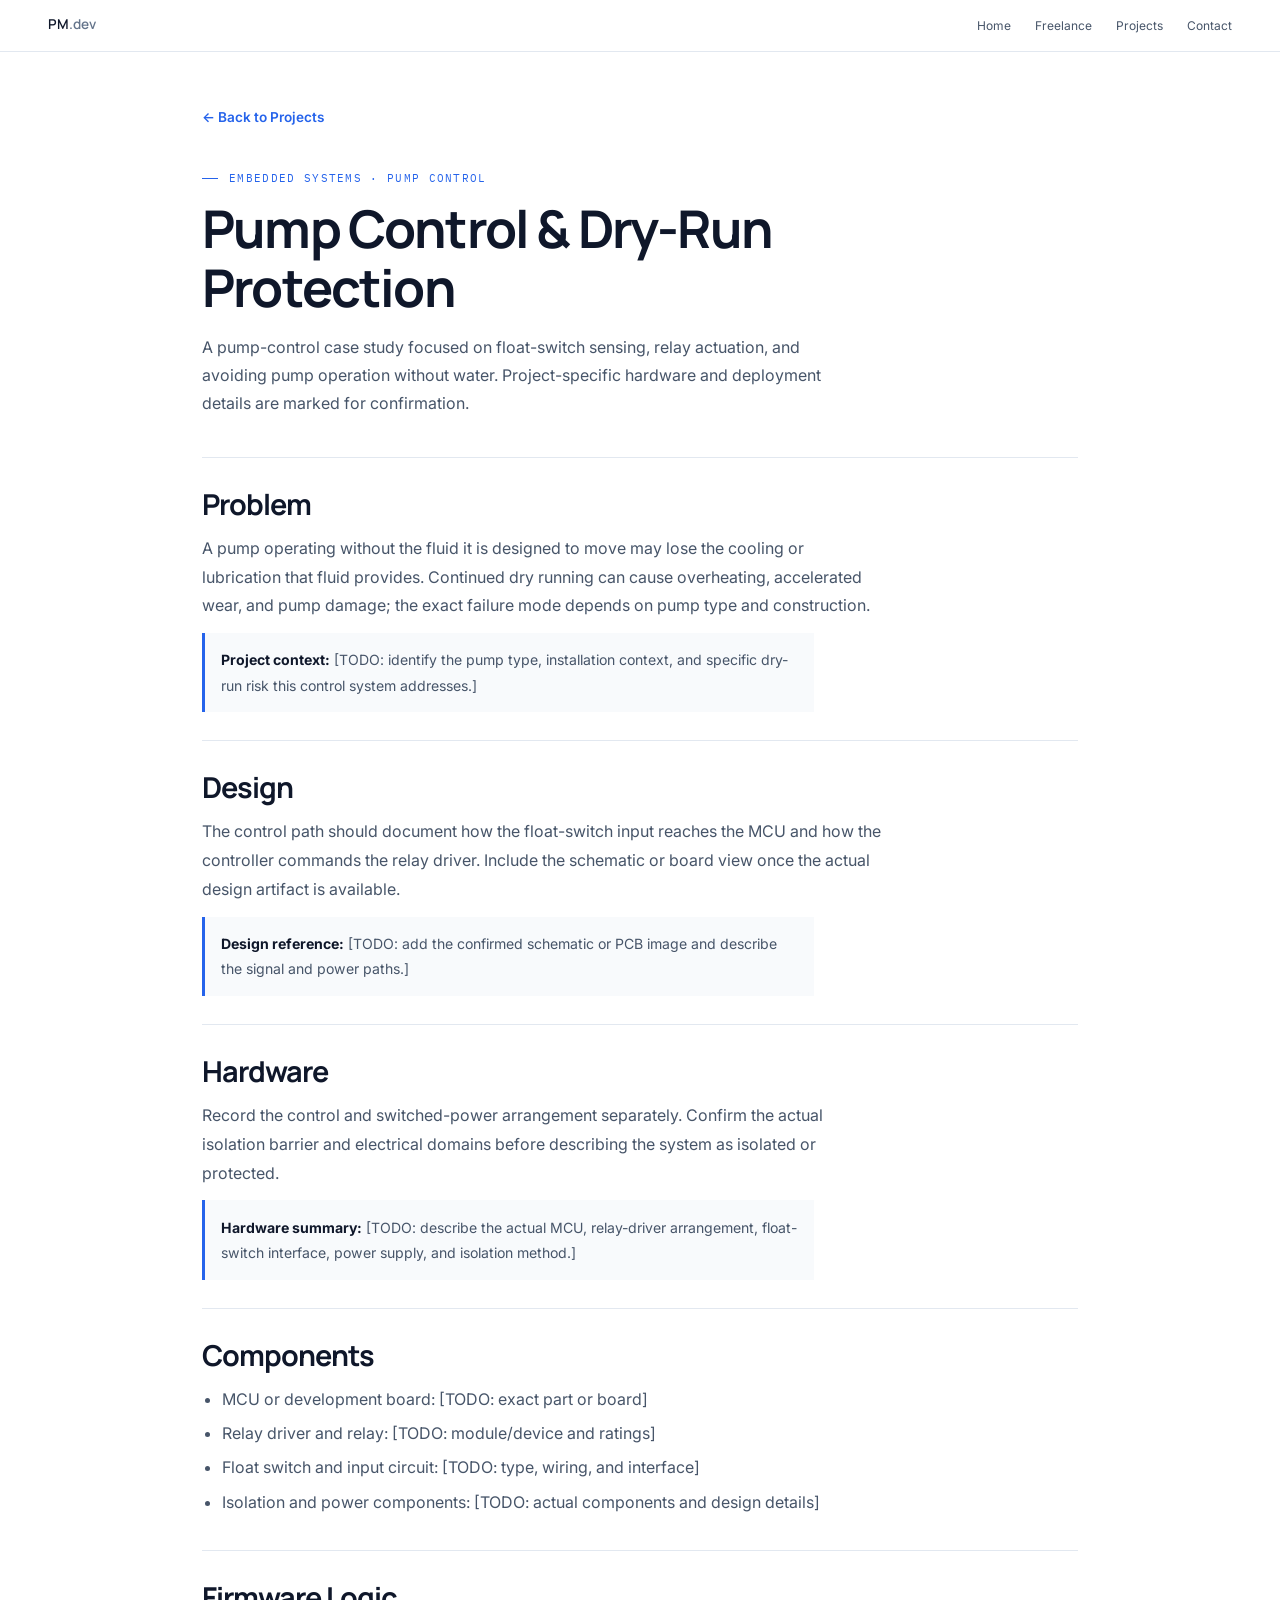
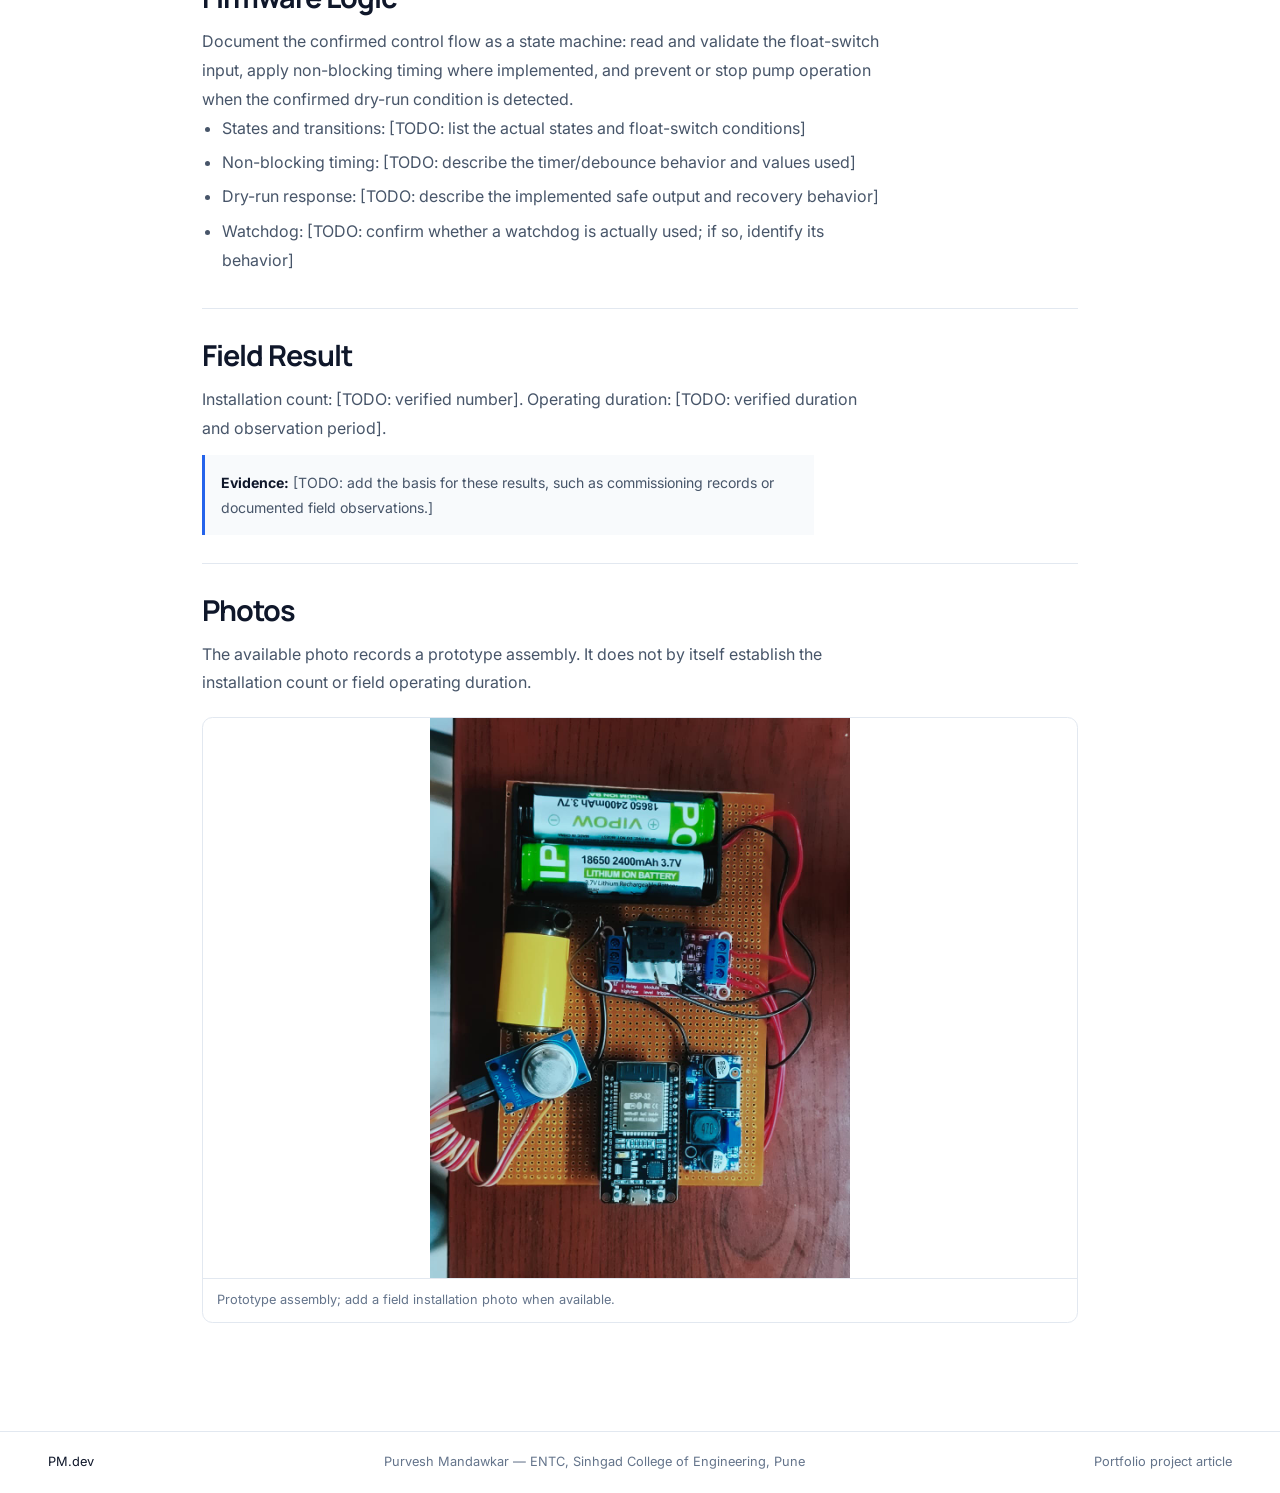
<file: case-study-pump-control.html>
<!DOCTYPE html>
<html lang="en">
<head>
  <meta charset="UTF-8" />
  <meta name="viewport" content="width=device-width, initial-scale=1.0" />
  <title>Pump Control &amp; Dry-Run Protection — Purvesh Mandawkar</title>
  <meta name="description" content="Pump-control case study covering dry-run risk, float-switch input, relay control, and firmware logic." />

  <link rel="preconnect" href="https://fonts.googleapis.com" />
  <link rel="preconnect" href="https://fonts.gstatic.com" crossorigin />
  <link href="https://fonts.googleapis.com/css2?family=IBM+Plex+Mono:wght@400;500;600&family=Inter:wght@400;500;600;700&family=Manrope:wght@400;500;600;700;800&display=swap" rel="stylesheet" />
  <link rel="stylesheet" href="project-page.css" />
</head>
<body class="technical-article">
  <header>
    <nav>
      <a class="nav-logo" href="index.html#hero">PM<span>.dev</span></a>
      <div class="nav-links">
        <a href="index.html#hero">Home</a>
        <a href="index.html#freelance">Freelance</a>
        <a href="index.html#projects">Projects</a>
        <a href="index.html#contact">Contact</a>
      </div>
    </nav>
  </header>

  <main>
    <div class="page-wrap">
      <a class="back-link" href="index.html#projects">&larr; Back to Projects</a>

      <header class="project-header">
        <div class="project-heading">
          <p class="project-tag">Embedded Systems · Pump Control</p>
          <h1>Pump Control &amp; Dry-Run Protection</h1>
          <p class="project-summary">A pump-control case study focused on float-switch sensing, relay actuation, and avoiding pump operation without water. Project-specific hardware and deployment details are marked for confirmation.</p>
        </div>
      </header>

      <section class="article-section" aria-labelledby="problem">
        <h2 id="problem">Problem</h2>
        <p>A pump operating without the fluid it is designed to move may lose the cooling or lubrication that fluid provides. Continued dry running can cause overheating, accelerated wear, and pump damage; the exact failure mode depends on pump type and construction.</p>
        <p class="article-placeholder"><strong>Project context:</strong> [TODO: identify the pump type, installation context, and specific dry-run risk this control system addresses.]</p>
      </section>

      <section class="article-section" aria-labelledby="design">
        <h2 id="design">Design</h2>
        <p>The control path should document how the float-switch input reaches the MCU and how the controller commands the relay driver. Include the schematic or board view once the actual design artifact is available.</p>
        <p class="article-placeholder"><strong>Design reference:</strong> [TODO: add the confirmed schematic or PCB image and describe the signal and power paths.]</p>
      </section>

      <section class="article-section" aria-labelledby="hardware">
        <h2 id="hardware">Hardware</h2>
        <p>Record the control and switched-power arrangement separately. Confirm the actual isolation barrier and electrical domains before describing the system as isolated or protected.</p>
        <p class="article-placeholder"><strong>Hardware summary:</strong> [TODO: describe the actual MCU, relay-driver arrangement, float-switch interface, power supply, and isolation method.]</p>
      </section>

      <section class="article-section" aria-labelledby="components">
        <h2 id="components">Components</h2>
        <ul>
          <li>MCU or development board: [TODO: exact part or board]</li>
          <li>Relay driver and relay: [TODO: module/device and ratings]</li>
          <li>Float switch and input circuit: [TODO: type, wiring, and interface]</li>
          <li>Isolation and power components: [TODO: actual components and design details]</li>
        </ul>
      </section>

      <section class="article-section" aria-labelledby="firmware">
        <h2 id="firmware">Firmware Logic</h2>
        <p>Document the confirmed control flow as a state machine: read and validate the float-switch input, apply non-blocking timing where implemented, and prevent or stop pump operation when the confirmed dry-run condition is detected.</p>
        <ul>
          <li>States and transitions: [TODO: list the actual states and float-switch conditions]</li>
          <li>Non-blocking timing: [TODO: describe the timer/debounce behavior and values used]</li>
          <li>Dry-run response: [TODO: describe the implemented safe output and recovery behavior]</li>
          <li>Watchdog: [TODO: confirm whether a watchdog is actually used; if so, identify its behavior]</li>
        </ul>
      </section>

      <section class="article-section" aria-labelledby="result">
        <h2 id="result">Field Result</h2>
        <p>Installation count: [TODO: verified number]. Operating duration: [TODO: verified duration and observation period].</p>
        <p class="article-placeholder"><strong>Evidence:</strong> [TODO: add the basis for these results, such as commissioning records or documented field observations.]</p>
      </section>

      <section class="article-section" aria-labelledby="photos">
        <h2 id="photos">Photos</h2>
        <p>The available photo records a prototype assembly. It does not by itself establish the installation count or field operating duration.</p>
        <div class="article-image-grid">
          <figure class="article-figure">
            <img class="article-image" src="images/clientproject01.jpg" alt="Pump-control prototype board with an ESP32 module, relay module, float-switch sensor, and wiring" width="960" height="1280" />
            <figcaption>Prototype assembly; add a field installation photo when available.</figcaption>
          </figure>
        </div>
      </section>
    </div>
  </main>

  <footer>
    <span>PM.dev</span>
    <span>Purvesh Mandawkar — ENTC, Sinhgad College of Engineering, Pune</span>
    <span>Portfolio project article</span>
  </footer>
</body>
</html>
</file>
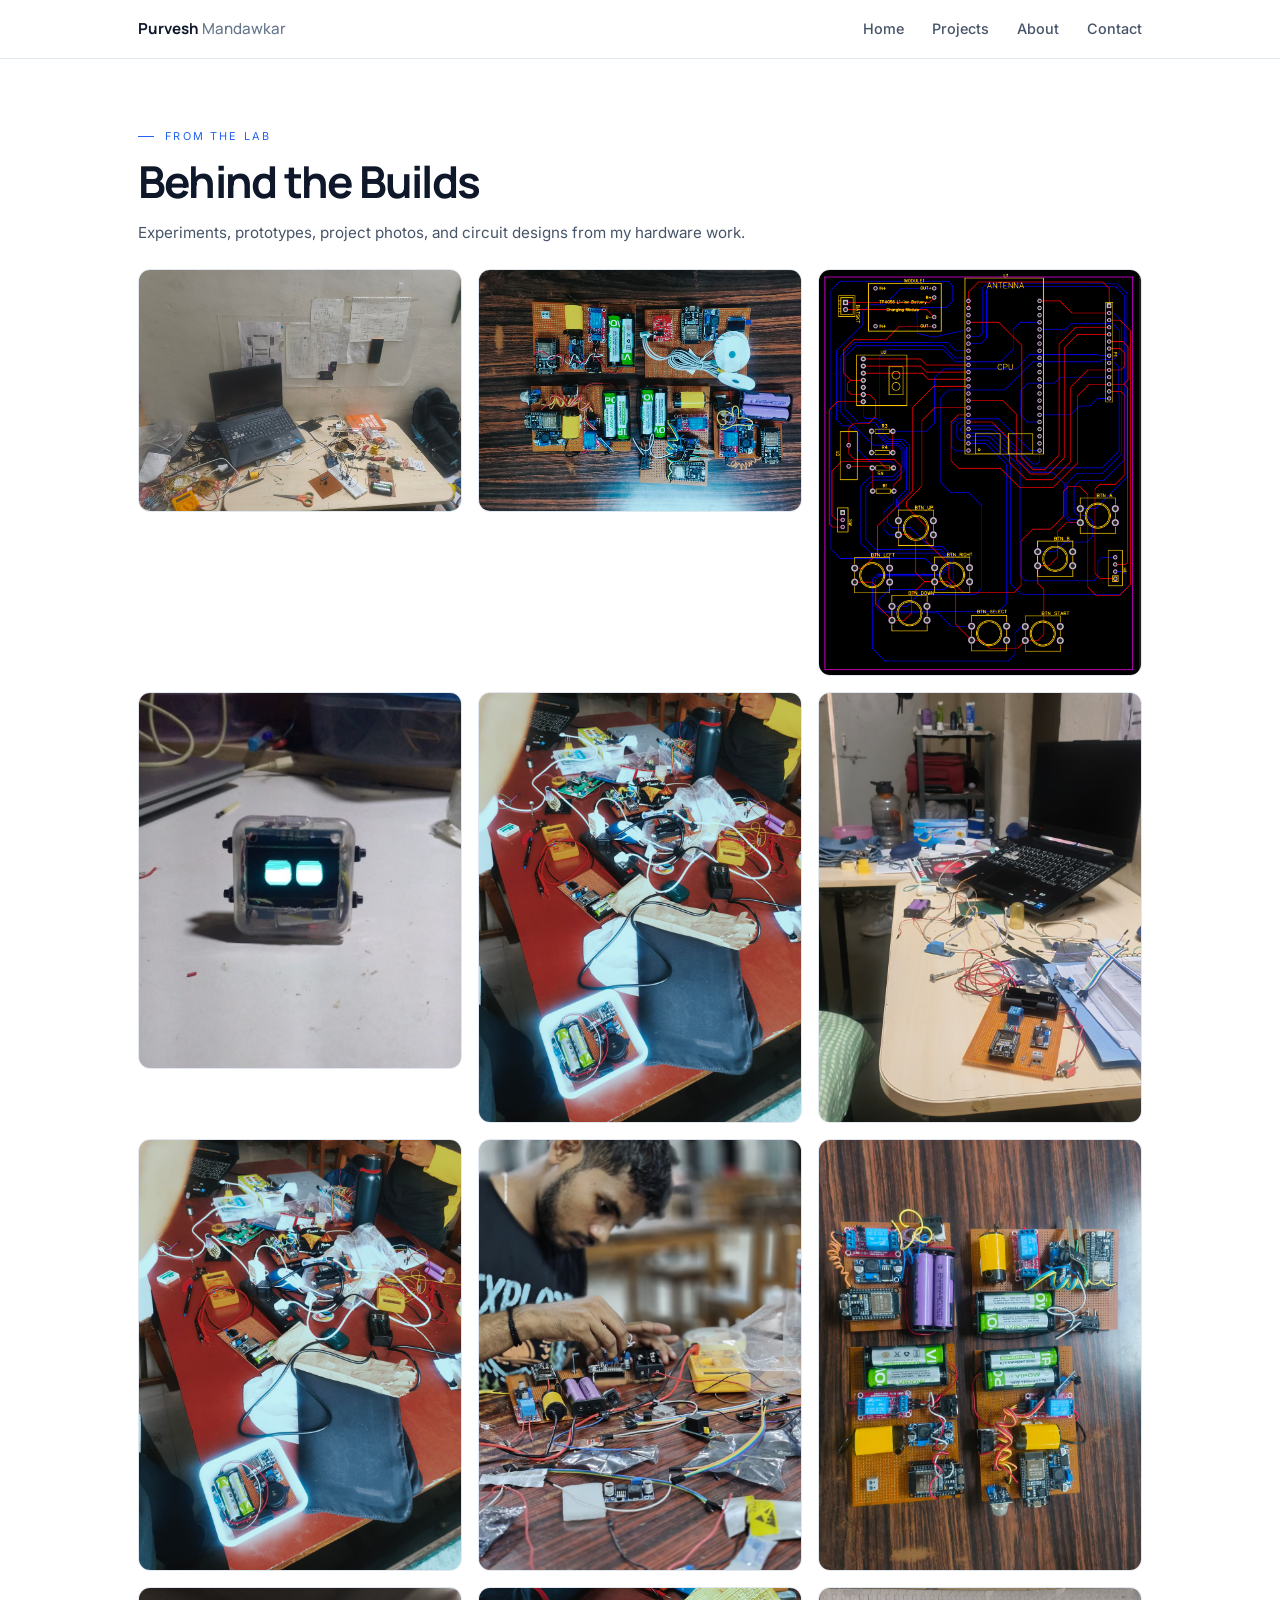
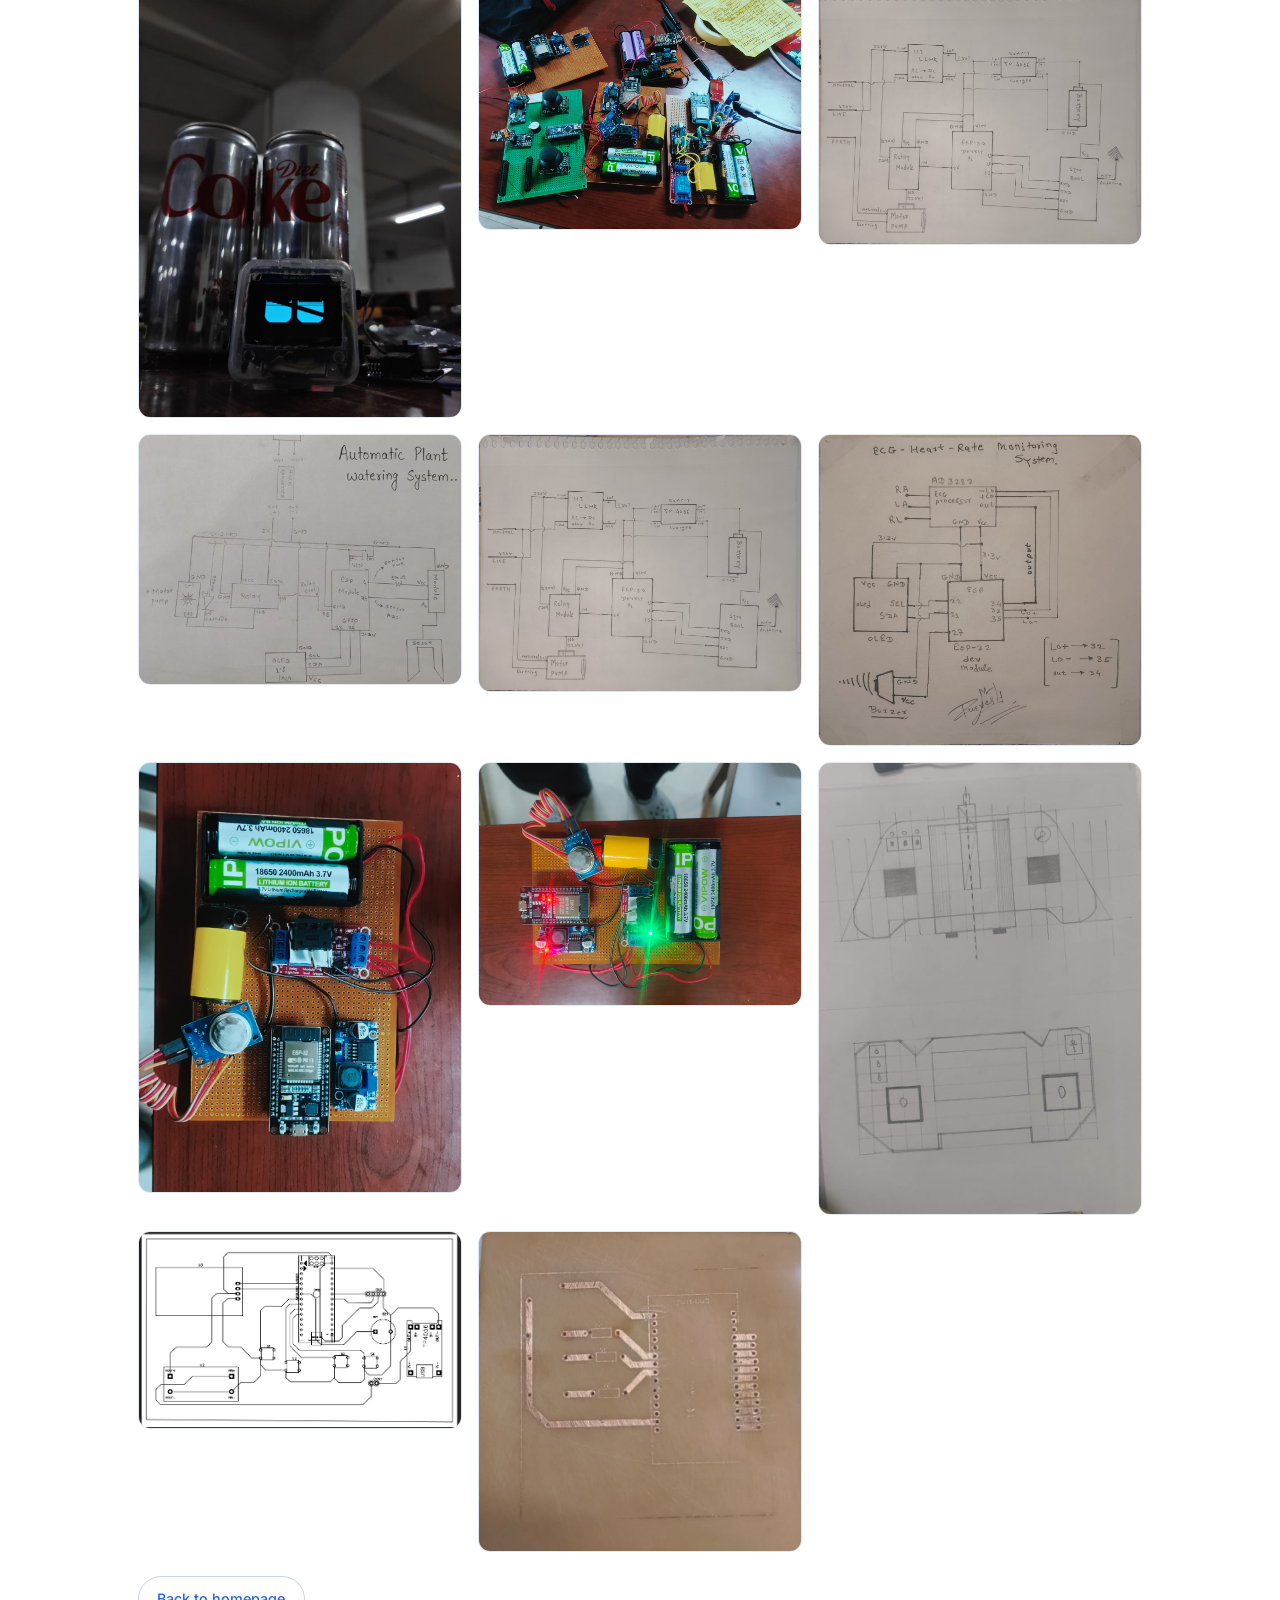
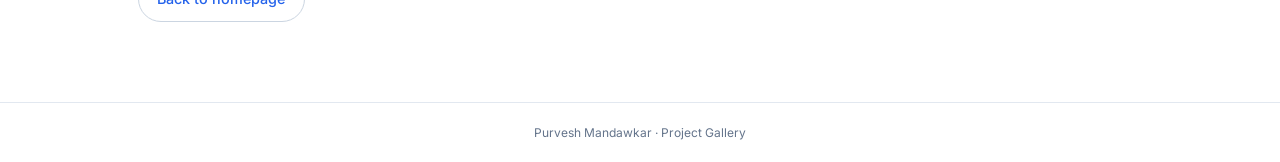
<file: gallery.html>
<!DOCTYPE html>
<html lang="en">
<head>
  <meta charset="UTF-8" />
  <meta name="viewport" content="width=device-width, initial-scale=1.0" />
  <title>Gallery — Purvesh Mandawkar</title>
  <meta name="description" content="Project photos, experiments, prototypes, and circuit designs by Purvesh Mandawkar." />
  <link rel="canonical" href="https://purvesh.dev/gallery.html" />
  <meta property="og:title" content="Engineering Project Gallery — Purvesh Mandawkar" />
  <meta property="og:description" content="Project photos, experiments, prototypes, and circuit designs." />
  <meta property="og:image" content="https://purvesh.dev/images/rawimage01.jpeg" />
  <meta property="og:url" content="https://purvesh.dev/gallery.html" />
  <meta property="og:type" content="website" />
  <meta name="twitter:card" content="summary_large_image" />

  <link rel="preconnect" href="https://fonts.googleapis.com" />
  <link rel="preconnect" href="https://fonts.gstatic.com" crossorigin />
  <link href="https://fonts.googleapis.com/css2?family=Inter:wght@400;500;600;700&family=Manrope:wght@400;500;600;700;800&display=swap" rel="stylesheet" />

  <style>
    *, *::before, *::after { margin: 0; padding: 0; box-sizing: border-box; }

    .skip-link { position: fixed; top: 0.75rem; left: 0.75rem; z-index: 2000; padding: 0.55rem 0.8rem; background: #2563eb; color: #fff; font: 600 0.85rem Inter, sans-serif; text-decoration: none; transform: translateY(-200%); }
    .skip-link:focus { transform: translateY(0); }

    :root {
      --bg: #ffffff;
      --bg2: #f8fafc;
      --border: #e2e8f0;
      --border2: #cbd5e1;
      --accent: #2563eb;
      --accent2: #1d4ed8;
      --text: #0f172a;
      --muted: #64748b;
      --muted2: #475569;
    }

    body {
      font-family: Inter, sans-serif;
      background: var(--bg);
      color: var(--text);
      line-height: 1.6;
      overflow-x: hidden;
    }

    header {
      position: fixed;
      top: 0;
      left: 0;
      width: 100%;
      background: var(--bg);
      border-bottom: 1px solid var(--border);
      z-index: 1000;
    }

    nav {
      width: min(1100px, 100%);
      margin: 0 auto;
      padding: 1.05rem 3rem;
      display: flex;
      align-items: center;
      justify-content: space-between;
    }

    .nav-logo {
      font-family: Manrope, sans-serif;
      font-weight: 700;
      font-size: 0.95rem;
      color: var(--text);
      text-decoration: none;
    }

    .nav-logo span { color: var(--muted); font-weight: 500; }
    .nav-links { display: flex; gap: 1.75rem; }

    .nav-links a {
      font-size: 0.9rem;
      color: var(--muted2);
      text-decoration: none;
      font-weight: 500;
      transition: color 0.2s;
    }

    .nav-links a:hover,
    .nav-links a:focus-visible,
    .nav-logo:focus-visible { color: var(--accent); }

    .nav-links a:focus-visible,
    .nav-logo:focus-visible,
    .back-link:focus-visible {
      outline: 3px solid var(--accent);
      outline-offset: 4px;
    }

    main {
      width: min(1100px, 100%);
      margin: 0 auto;
      padding: 8rem 3rem 5rem;
    }

    .sec-label {
      font-size: 0.68rem;
      color: var(--accent);
      text-transform: uppercase;
      letter-spacing: 0.2em;
      display: flex;
      align-items: center;
      gap: 0.7rem;
      margin-bottom: 0.6rem;
    }

    .sec-label::before {
      content: "";
      width: 16px;
      height: 1px;
      background: var(--accent);
    }

    h1 {
      font-family: Manrope, sans-serif;
      font-size: clamp(2rem, 4vw, 2.75rem);
      line-height: 1.2;
      letter-spacing: -0.04em;
      margin-bottom: 0.75rem;
    }

    .intro {
      font-size: 0.95rem;
      line-height: 1.65;
      color: var(--muted2);
      margin-bottom: 1.5rem;
    }

    .gallery-grid {
      display: grid;
      grid-template-columns: repeat(3, minmax(0, 1fr));
      align-items: start;
      gap: 1rem;
    }

    .gallery-item {
      align-self: start;
      overflow: hidden;
      background: var(--bg2);
      border: 1px solid var(--border);
      border-radius: 0.75rem;
    }

    .gallery-item img {
      display: block;
      width: 100%;
      height: auto;
    }

    .back-link {
      display: inline-block;
      margin-top: 1.5rem;
      padding: 0.65rem 1.15rem;
      color: var(--accent);
      background: var(--bg);
      border: 1px solid var(--border2);
      border-radius: 999px;
      font-size: 0.9rem;
      font-weight: 500;
      text-decoration: none;
      transition: color 0.2s, border-color 0.2s, background 0.2s;
    }

    .back-link:hover {
      color: var(--accent2);
      border-color: var(--accent);
      background: #eff6ff;
    }

    footer {
      border-top: 1px solid var(--border);
      padding: 1.25rem 3rem;
      color: var(--muted);
      font-size: 0.75rem;
      text-align: center;
    }

    @media (max-width: 768px) {
      nav { padding: 0.8rem 1rem; }
      .nav-links { gap: 0.8rem; }
      .nav-links a { font-size: 0.72rem; white-space: nowrap; }
      main { padding: 7rem 1.25rem 3.5rem; }
      .gallery-grid { grid-template-columns: repeat(2, minmax(0, 1fr)); }
      footer { padding: 1rem; }
    }

    @media (max-width: 480px) {
      .gallery-grid { grid-template-columns: 1fr; }
    }

    @media (max-width: 560px) {
      nav {
        flex-wrap: wrap;
        justify-content: space-between;
        gap: 0.35rem 1rem;
      }

      .nav-links {
        flex: 1 1 100%;
        justify-content: space-between;
        gap: 0.6rem;
      }
    }
  </style>
</head>
<body>
  <a class="skip-link" href="#main-content">Skip to content</a>
  <header>
    <nav aria-label="Main navigation">
      <a class="nav-logo" href="index.html">Purvesh <span>Mandawkar</span></a>
      <div class="nav-links">
        <a href="index.html">Home</a>
        <a href="index.html#projects">Projects</a>
        <a href="index.html#about">About</a>
        <a href="index.html#contact">Contact</a>
      </div>
    </nav>
  </header>

  <main id="main-content">
    <p class="sec-label">From the Lab</p>
    <h1>Behind the Builds</h1>
    <p class="intro">Experiments, prototypes, project photos, and circuit designs from my hardware work.</p>
    <div class="gallery-grid">
      <figure class="gallery-item"><img src="images/rawimage01.jpeg" alt="Real project workbench photo" /></figure>
      <figure class="gallery-item"><img src="images/clientproject02.jpg" alt="Hardware project photo" /></figure>
      <figure class="gallery-item"><img src="images/circuits01.jpeg" alt="Circuit diagram" /></figure>
      <figure class="gallery-item"><img src="images/minibot.jpg" alt="Mini Bot project" /></figure>
      <figure class="gallery-item"><img src="images/rawimage02.jpeg" alt="Additional project photo: rawimage02" /></figure>
      <figure class="gallery-item"><img src="images/rawimage03.jpeg" alt="Additional project photo: rawimage03" /></figure>
      <figure class="gallery-item"><img src="images/rawimage04.jpeg" alt="Additional project photo: rawimage04" /></figure>
      <figure class="gallery-item"><img src="images/rawimage05.jpeg" alt="Additional project photo: rawimage05" /></figure>
      <figure class="gallery-item"><img src="images/rawimage06.jpeg" alt="Additional project photo: rawimage06" /></figure>
      <figure class="gallery-item"><img src="images/rawimage07.jpeg" alt="Additional project photo: rawimage07" /></figure>
      <figure class="gallery-item"><img src="images/rawimage08.jpeg" alt="Additional project photo: rawimage08" /></figure>
      <figure class="gallery-item"><img src="images/circuits02.jpeg" alt="Circuit diagram: circuits02" /></figure>
      <figure class="gallery-item"><img src="images/circuits03.jpeg" alt="Circuit diagram: circuits03" /></figure>
      <figure class="gallery-item"><img src="images/circuits04.jpeg" alt="Circuit diagram: circuits04" /></figure>
      <figure class="gallery-item"><img src="images/circuits05.jpeg" alt="Circuit diagram: circuits05" /></figure>
      <figure class="gallery-item"><img src="images/clientproject01.jpg" alt="Client project photo: clientproject01" /></figure>
      <figure class="gallery-item"><img src="images/clientproject03.jpg" alt="Client project photo: clientproject03" /></figure>
      <figure class="gallery-item"><img src="images/gamingpcb.png" alt="Gaming PCB project" /></figure>
      <figure class="gallery-item"><img src="images/alarmpcb.png" alt="Alarm PCB project" /></figure>
      <figure class="gallery-item"><img src="images/pcb01.jpeg" alt="PCB project: pcb01" /></figure>
    </div>
    <a class="back-link" href="index.html">Back to homepage</a>
  </main>

  <footer>Purvesh Mandawkar · Project Gallery</footer>
</body>
</html>
</file>
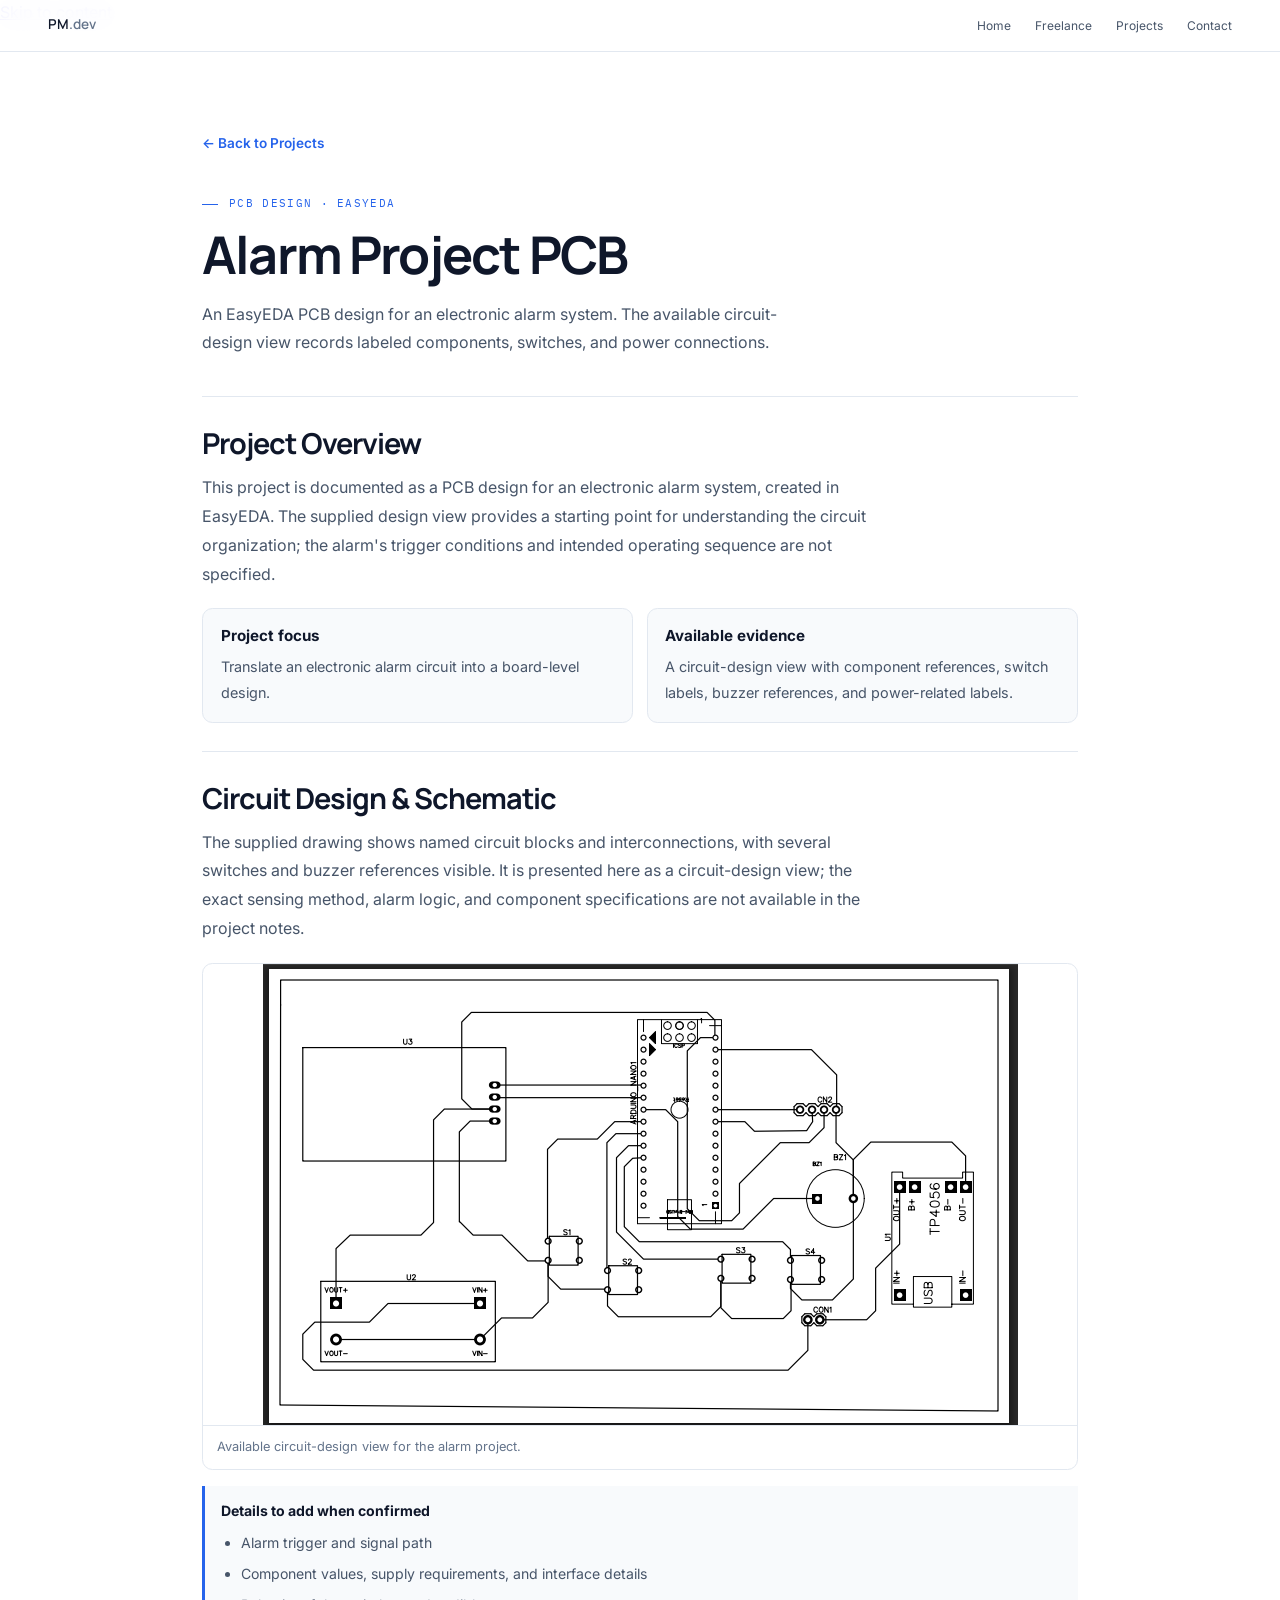
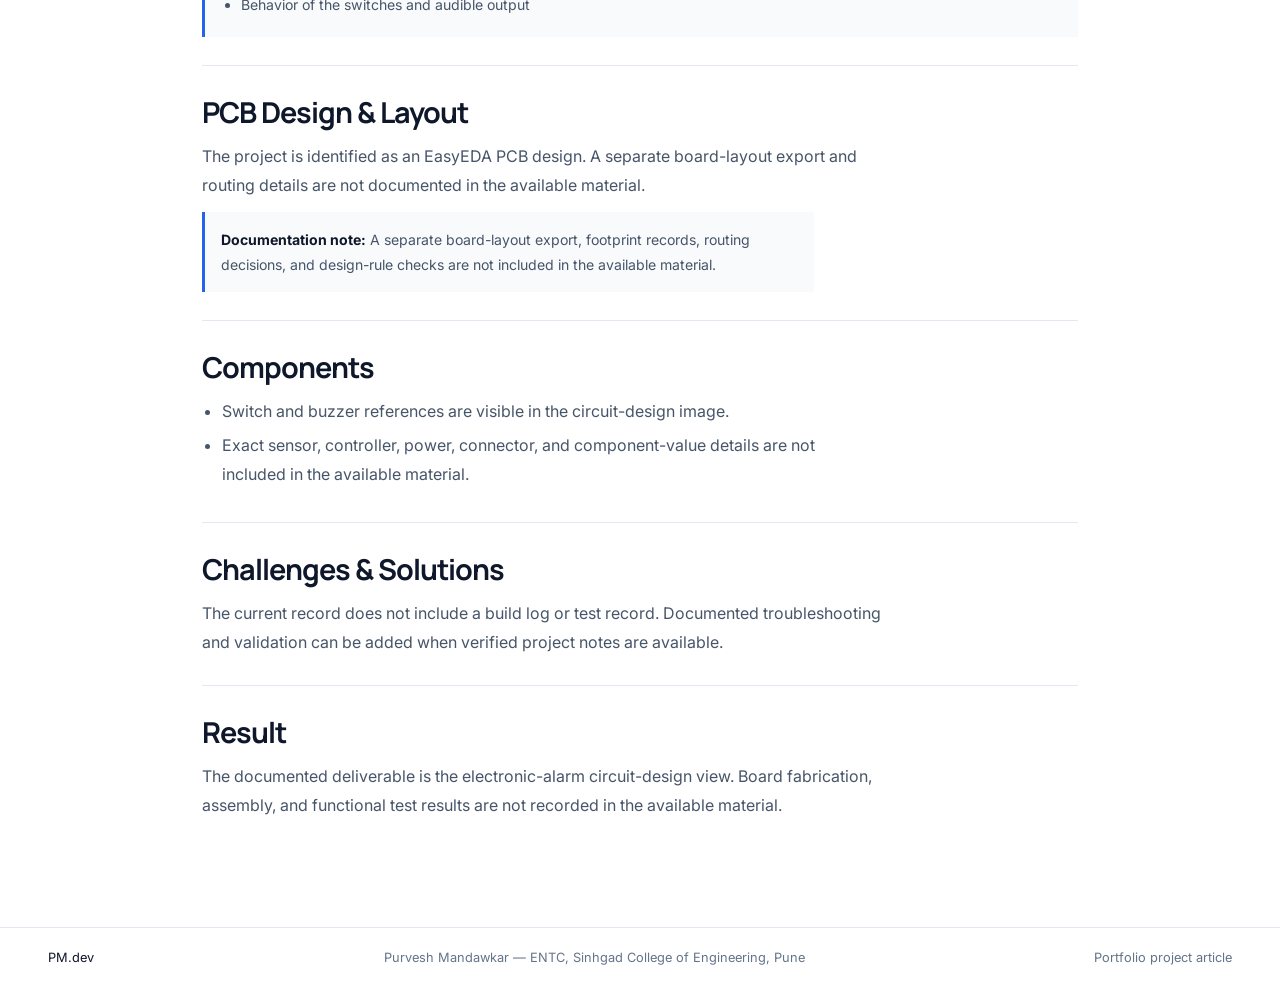
<file: project-alarm-pcb.html>
<!DOCTYPE html>
<html lang="en">
<head>
  <meta charset="UTF-8" />
  <meta name="viewport" content="width=device-width, initial-scale=1.0" />
  <title>Alarm Project PCB — Purvesh Mandawkar</title>
  <meta name="description" content="Project article for the Alarm Project PCB by Purvesh Mandawkar." />
  <link rel="canonical" href="https://purvesh.dev/project-alarm-pcb.html" />
  <meta property="og:title" content="Alarm Project PCB — Purvesh Mandawkar" />
  <meta property="og:description" content="EasyEDA circuit-design documentation for an electronic alarm project." />
  <meta property="og:image" content="https://purvesh.dev/images/alarmpcb.png" />
  <meta property="og:url" content="https://purvesh.dev/project-alarm-pcb.html" />
  <meta property="og:type" content="article" />
  <meta name="twitter:card" content="summary_large_image" />

  <link rel="preconnect" href="https://fonts.googleapis.com" />
  <link rel="preconnect" href="https://fonts.gstatic.com" crossorigin />
  <link href="https://fonts.googleapis.com/css2?family=IBM+Plex+Mono:wght@400;500;600&family=Inter:wght@400;500;600;700&family=Manrope:wght@400;500;600;700;800&display=swap" rel="stylesheet" />
  <link rel="stylesheet" href="project-page.css" />
</head>
<body class="technical-article">
  <a class="skip-link" href="#main-content">Skip to content</a>
  <header>
    <nav aria-label="Main navigation">
      <a class="nav-logo" href="index.html#hero">PM<span>.dev</span></a>
      <div class="nav-links">
        <a href="index.html#hero">Home</a>
        <a href="index.html#freelance">Freelance</a>
        <a href="index.html#projects">Projects</a>
        <a href="index.html#contact">Contact</a>
      </div>
    </nav>
  </header>

  <main id="main-content">
    <div class="page-wrap">
      <a class="back-link" href="index.html#projects">&larr; Back to Projects</a>

      <header class="project-header">
        <div class="project-heading">
          <p class="project-tag">PCB Design · EasyEDA</p>
          <h1>Alarm Project PCB</h1>
          <p class="project-summary">An EasyEDA PCB design for an electronic alarm system. The available circuit-design view records labeled components, switches, and power connections.</p>
        </div>
      </header>

      <section class="article-section" aria-labelledby="overview">
        <h2 id="overview">Project Overview</h2>
        <p>This project is documented as a PCB design for an electronic alarm system, created in EasyEDA. The supplied design view provides a starting point for understanding the circuit organization; the alarm's trigger conditions and intended operating sequence are not specified.</p>
        <div class="detail-grid">
          <article class="detail-card">
            <h3>Project focus</h3>
            <p>Translate an electronic alarm circuit into a board-level design.</p>
          </article>
          <article class="detail-card">
            <h3>Available evidence</h3>
            <p>A circuit-design view with component references, switch labels, buzzer references, and power-related labels.</p>
          </article>
        </div>
      </section>
      <section class="article-section" aria-labelledby="circuit-design">
        <h2 id="circuit-design">Circuit Design &amp; Schematic</h2>
        <p>The supplied drawing shows named circuit blocks and interconnections, with several switches and buzzer references visible. It is presented here as a circuit-design view; the exact sensing method, alarm logic, and component specifications are not available in the project notes.</p>
        <div class="article-image-grid">
          <figure class="article-figure">
            <img class="article-image" src="images/alarmpcb.png" alt="Alarm circuit-design view with component references, switches, buzzers, and power labels" width="755" height="461" loading="lazy" decoding="async" />
            <figcaption>Available circuit-design view for the alarm project.</figcaption>
          </figure>
        </div>
        <div class="article-note">
          <strong>Details to add when confirmed</strong>
          <ul>
            <li>Alarm trigger and signal path</li>
            <li>Component values, supply requirements, and interface details</li>
            <li>Behavior of the switches and audible output</li>
          </ul>
        </div>
      </section>
      <section class="article-section" aria-labelledby="pcb-layout">
        <h2 id="pcb-layout">PCB Design &amp; Layout</h2>
        <p>The project is identified as an EasyEDA PCB design. A separate board-layout export and routing details are not documented in the available material.</p>
        <p class="article-placeholder"><strong>Documentation note:</strong> A separate board-layout export, footprint records, routing decisions, and design-rule checks are not included in the available material.</p>
      </section>
      <section class="article-section" aria-labelledby="components">
        <h2 id="components">Components</h2>
        <ul>
          <li>Switch and buzzer references are visible in the circuit-design image.</li>
          <li>Exact sensor, controller, power, connector, and component-value details are not included in the available material.</li>
        </ul>
      </section>
      <section class="article-section" aria-labelledby="challenges">
        <h2 id="challenges">Challenges &amp; Solutions</h2>
        <p>The current record does not include a build log or test record. Documented troubleshooting and validation can be added when verified project notes are available.</p>
      </section>
      <section class="article-section" aria-labelledby="result">
        <h2 id="result">Result</h2>
        <p>The documented deliverable is the electronic-alarm circuit-design view. Board fabrication, assembly, and functional test results are not recorded in the available material.</p>
      </section>
    </div>
  </main>

  <footer>
    <span>PM.dev</span>
    <span>Purvesh Mandawkar — ENTC, Sinhgad College of Engineering, Pune</span>
    <span>Portfolio project article</span>
  </footer>
</body>
</html>
</file>
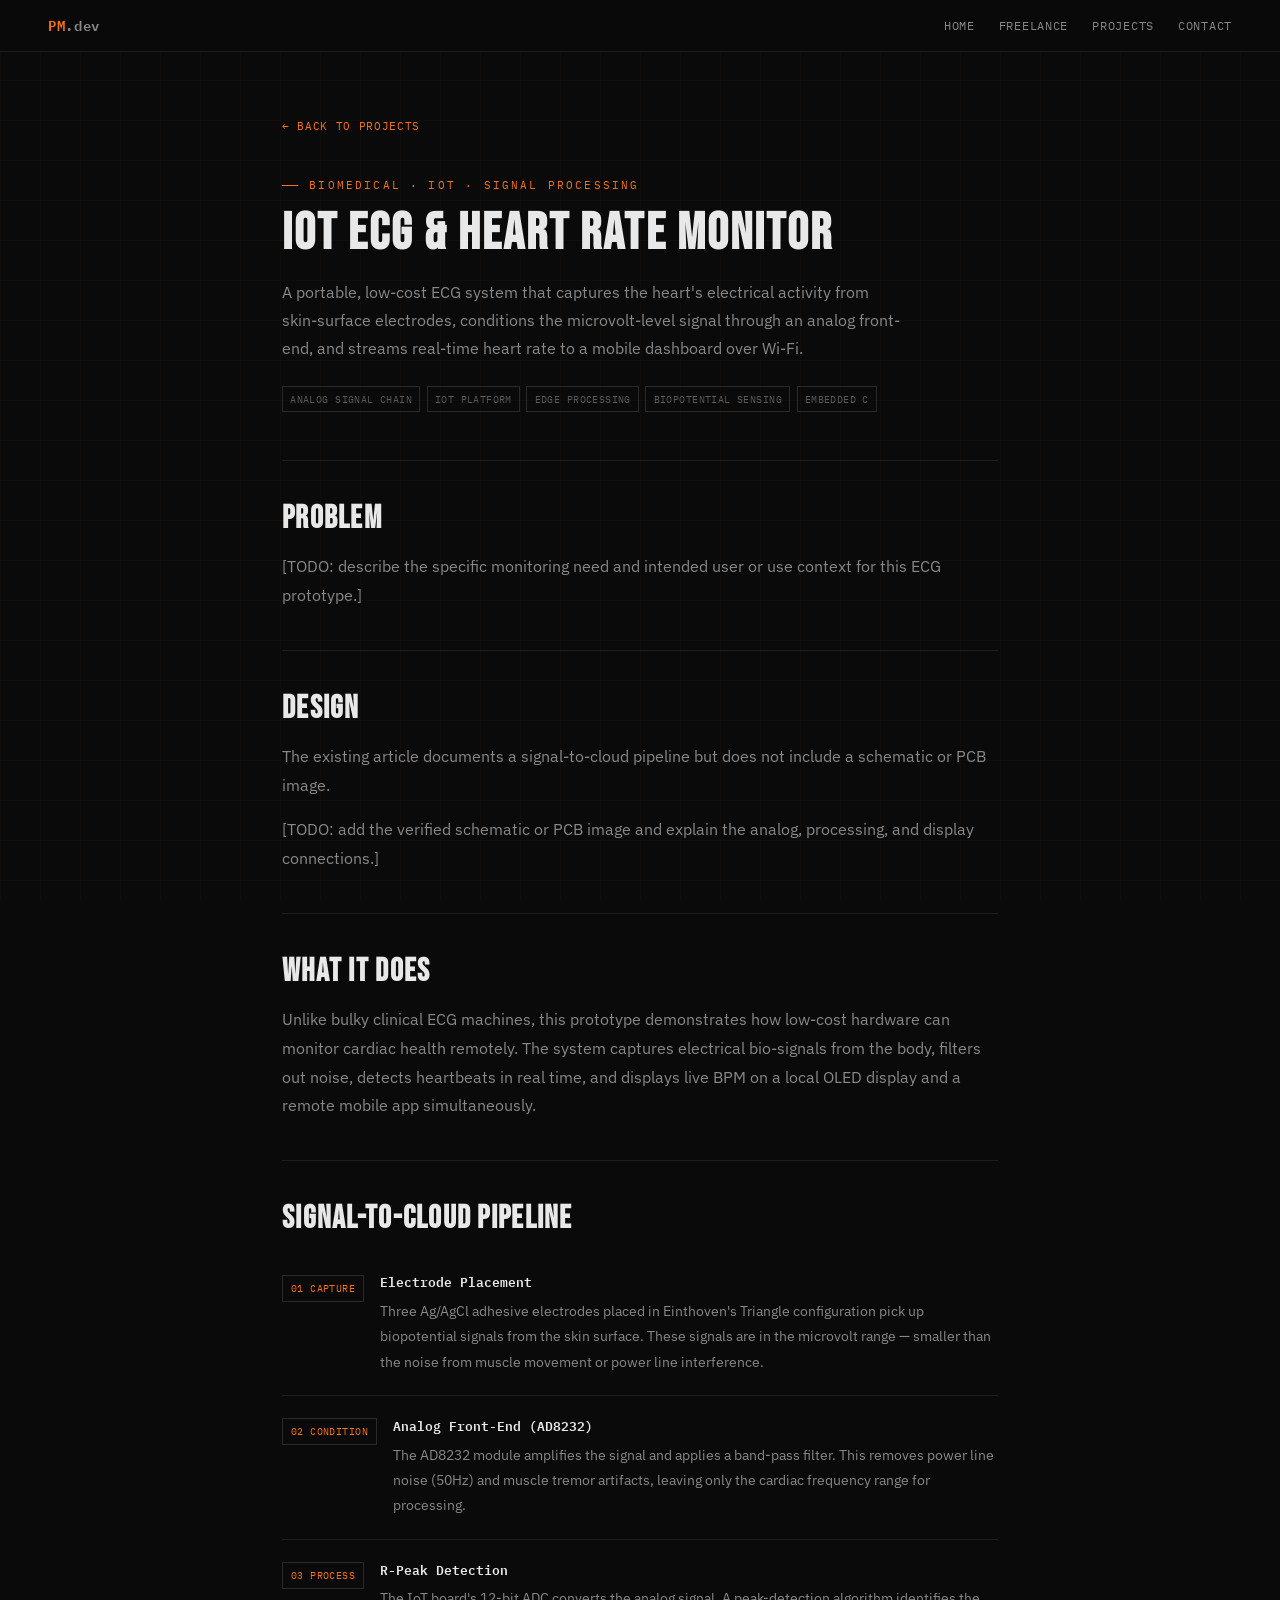
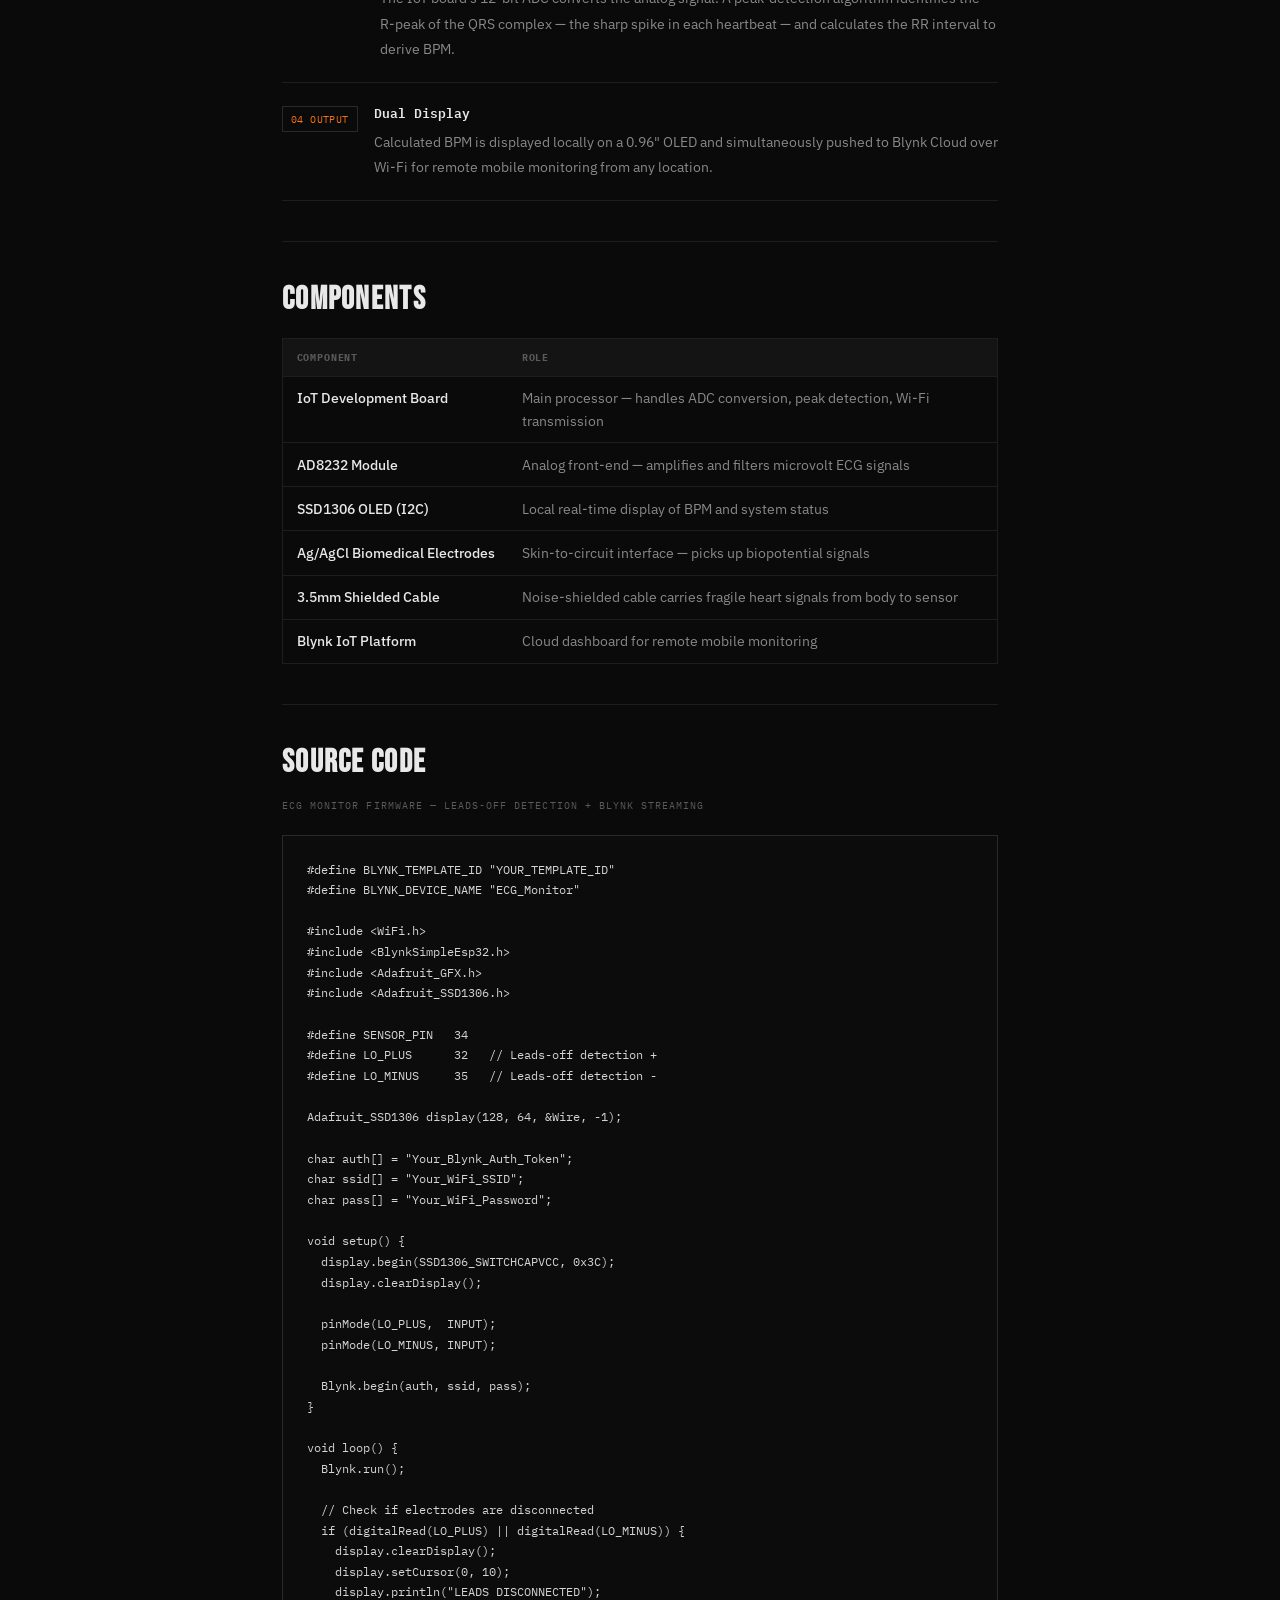
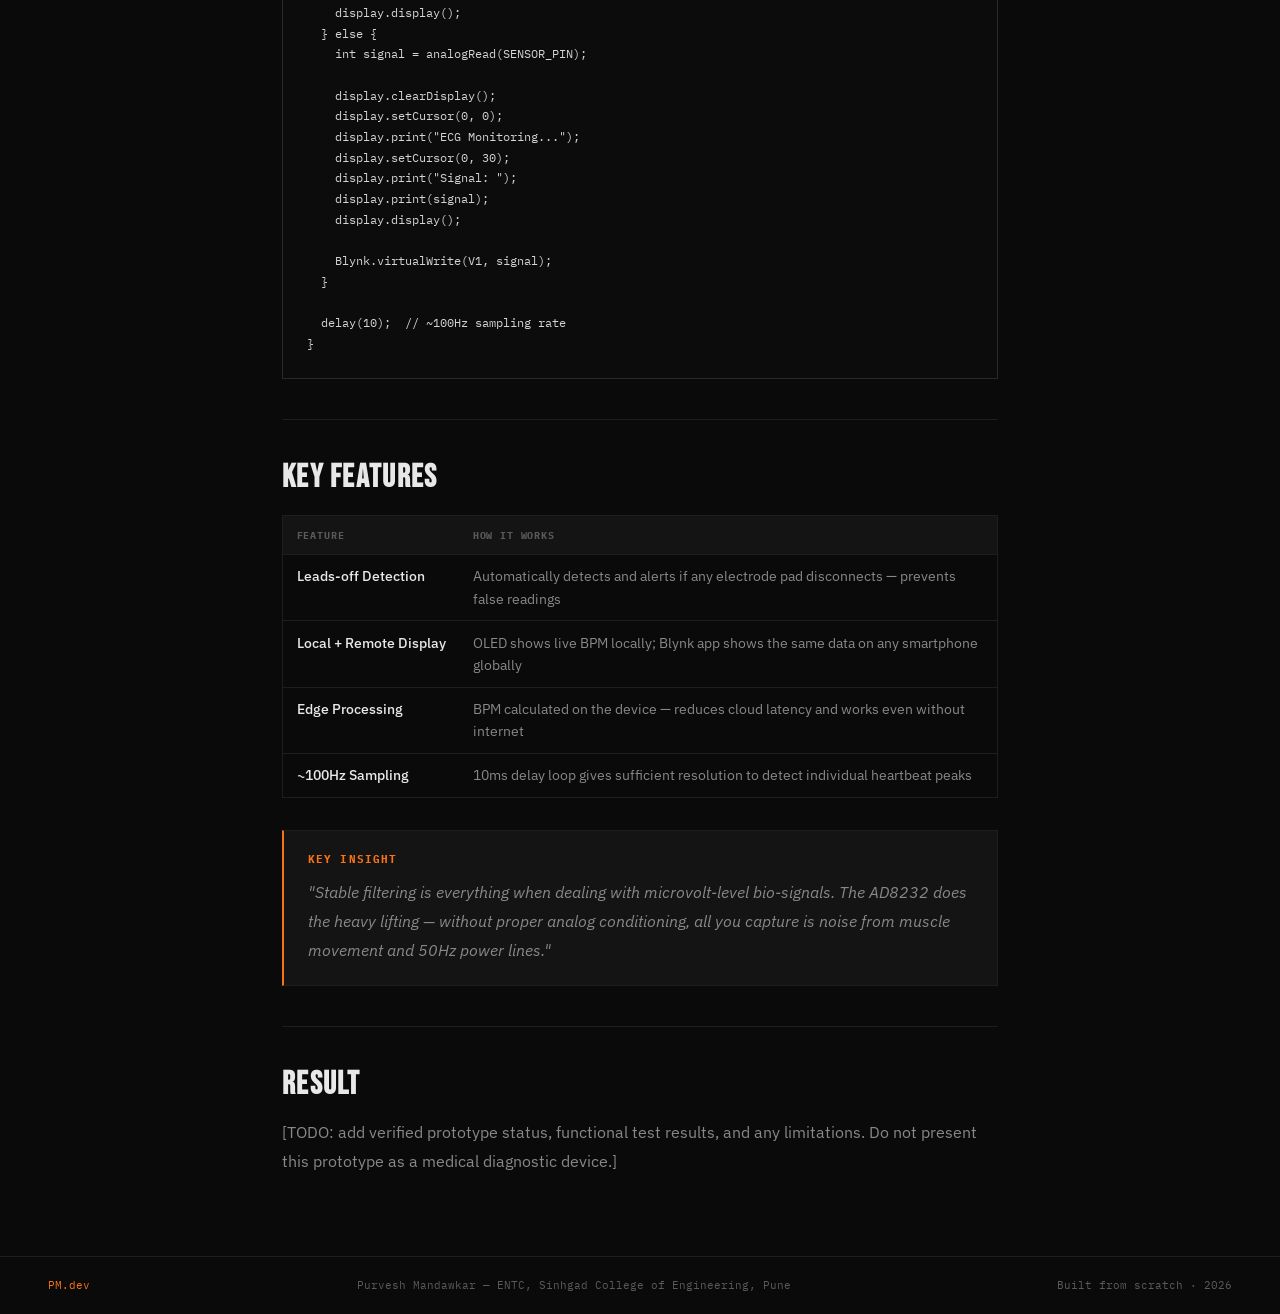
<file: project-ecg-monitor.html>
<!DOCTYPE html>
<html lang="en">
<head>
  <meta charset="UTF-8" />
  <meta name="viewport" content="width=device-width, initial-scale=1.0" />
  <title>IoT ECG & Heart Rate Monitor — Purvesh Mandawkar</title>
  <meta name="description" content="Portable ECG with AD8232 front-end and IoT streaming — Purvesh Mandawkar." />

  <link rel="preconnect" href="https://fonts.googleapis.com" />
  <link rel="preconnect" href="https://fonts.gstatic.com" crossorigin />
  <link href="https://fonts.googleapis.com/css2?family=IBM+Plex+Mono:wght@400;500;600&family=IBM+Plex+Sans:wght@400;500&family=Bebas+Neue&display=swap" rel="stylesheet" />
  <link rel="stylesheet" href="project-page.css" />
</head>
<body>
  <header>
    <nav>
      <a class="nav-logo" href="index.html#hero">PM<span>.dev</span></a>
      <div class="nav-links">
        <a href="index.html#hero">Home</a>
        <a href="index.html#freelance">Freelance</a>
        <a href="index.html#projects">Projects</a>
        <a href="index.html#contact">Contact</a>
      </div>
    </nav>
  </header>

  <main>
    <div class="page-wrap">
      <a class="back-link" href="index.html#projects">← Back to Projects</a>

      <div class="project-header">
        <p class="project-tag">Biomedical · IoT · Signal Processing</p>
        <h1>IoT ECG &amp; Heart Rate Monitor</h1>
        <p class="project-summary">
          A portable, low-cost ECG system that captures the heart's electrical activity from skin-surface electrodes, conditions the microvolt-level signal through an analog front-end, and streams real-time heart rate to a mobile dashboard over Wi-Fi.
        </p>
        <div class="tag-row">
          <span class="tag">Analog Signal Chain</span>
          <span class="tag">IoT Platform</span>
          <span class="tag">Edge Processing</span>
          <span class="tag">Biopotential Sensing</span>
          <span class="tag">Embedded C</span>
        </div>
      </div>

      <div class="divider"></div>

      <h2>Problem</h2>
      <p>[TODO: describe the specific monitoring need and intended user or use context for this ECG prototype.]</p>

      <div class="divider"></div>

      <h2>Design</h2>
      <p>The existing article documents a signal-to-cloud pipeline but does not include a schematic or PCB image.</p>
      <p>[TODO: add the verified schematic or PCB image and explain the analog, processing, and display connections.]</p>

      <div class="divider"></div>

      <h2>What It Does</h2>
      <p>Unlike bulky clinical ECG machines, this prototype demonstrates how low-cost hardware can monitor cardiac health remotely. The system captures electrical bio-signals from the body, filters out noise, detects heartbeats in real time, and displays live BPM on a local OLED display and a remote mobile app simultaneously.</p>

      <div class="divider"></div>

      <h2>Signal-to-Cloud Pipeline</h2>
      <div class="pipeline-step">
        <span class="step-num">01 CAPTURE</span>
        <div class="step-content">
          <h3>Electrode Placement</h3>
          <p>Three Ag/AgCl adhesive electrodes placed in Einthoven's Triangle configuration pick up biopotential signals from the skin surface. These signals are in the microvolt range — smaller than the noise from muscle movement or power line interference.</p>
        </div>
      </div>
      <div class="pipeline-step">
        <span class="step-num">02 CONDITION</span>
        <div class="step-content">
          <h3>Analog Front-End (AD8232)</h3>
          <p>The AD8232 module amplifies the signal and applies a band-pass filter. This removes power line noise (50Hz) and muscle tremor artifacts, leaving only the cardiac frequency range for processing.</p>
        </div>
      </div>
      <div class="pipeline-step">
        <span class="step-num">03 PROCESS</span>
        <div class="step-content">
          <h3>R-Peak Detection</h3>
          <p>The IoT board's 12-bit ADC converts the analog signal. A peak-detection algorithm identifies the R-peak of the QRS complex — the sharp spike in each heartbeat — and calculates the RR interval to derive BPM.</p>
        </div>
      </div>
      <div class="pipeline-step">
        <span class="step-num">04 OUTPUT</span>
        <div class="step-content">
          <h3>Dual Display</h3>
          <p>Calculated BPM is displayed locally on a 0.96" OLED and simultaneously pushed to Blynk Cloud over Wi-Fi for remote mobile monitoring from any location.</p>
        </div>
      </div>

      <div class="divider"></div>

      <h2>Components</h2>
      <table class="component-table">
        <thead><tr><th>Component</th><th>Role</th></tr></thead>
        <tbody>
          <tr><td>IoT Development Board</td><td>Main processor — handles ADC conversion, peak detection, Wi-Fi transmission</td></tr>
          <tr><td>AD8232 Module</td><td>Analog front-end — amplifies and filters microvolt ECG signals</td></tr>
          <tr><td>SSD1306 OLED (I2C)</td><td>Local real-time display of BPM and system status</td></tr>
          <tr><td>Ag/AgCl Biomedical Electrodes</td><td>Skin-to-circuit interface — picks up biopotential signals</td></tr>
          <tr><td>3.5mm Shielded Cable</td><td>Noise-shielded cable carries fragile heart signals from body to sensor</td></tr>
          <tr><td>Blynk IoT Platform</td><td>Cloud dashboard for remote mobile monitoring</td></tr>
        </tbody>
      </table>

      <div class="divider"></div>

      <h2>Source Code</h2>
      <p class="code-label">ECG Monitor Firmware — Leads-off detection + Blynk streaming</p>
      <div class="code-block">
        <pre>#define BLYNK_TEMPLATE_ID "YOUR_TEMPLATE_ID"
#define BLYNK_DEVICE_NAME "ECG_Monitor"

#include &lt;WiFi.h&gt;
#include &lt;BlynkSimpleEsp32.h&gt;
#include &lt;Adafruit_GFX.h&gt;
#include &lt;Adafruit_SSD1306.h&gt;

#define SENSOR_PIN   34
#define LO_PLUS      32   // Leads-off detection +
#define LO_MINUS     35   // Leads-off detection -

Adafruit_SSD1306 display(128, 64, &amp;Wire, -1);

char auth[] = "Your_Blynk_Auth_Token";
char ssid[] = "Your_WiFi_SSID";
char pass[] = "Your_WiFi_Password";

void setup() {
  display.begin(SSD1306_SWITCHCAPVCC, 0x3C);
  display.clearDisplay();

  pinMode(LO_PLUS,  INPUT);
  pinMode(LO_MINUS, INPUT);

  Blynk.begin(auth, ssid, pass);
}

void loop() {
  Blynk.run();

  // Check if electrodes are disconnected
  if (digitalRead(LO_PLUS) || digitalRead(LO_MINUS)) {
    display.clearDisplay();
    display.setCursor(0, 10);
    display.println("LEADS DISCONNECTED");
    display.display();
  } else {
    int signal = analogRead(SENSOR_PIN);

    display.clearDisplay();
    display.setCursor(0, 0);
    display.print("ECG Monitoring...");
    display.setCursor(0, 30);
    display.print("Signal: ");
    display.print(signal);
    display.display();

    Blynk.virtualWrite(V1, signal);
  }

  delay(10);  // ~100Hz sampling rate
}</pre>
      </div>

      <div class="divider"></div>

      <h2>Key Features</h2>
      <table class="component-table">
        <thead><tr><th>Feature</th><th>How it works</th></tr></thead>
        <tbody>
          <tr><td>Leads-off Detection</td><td>Automatically detects and alerts if any electrode pad disconnects — prevents false readings</td></tr>
          <tr><td>Local + Remote Display</td><td>OLED shows live BPM locally; Blynk app shows the same data on any smartphone globally</td></tr>
          <tr><td>Edge Processing</td><td>BPM calculated on the device — reduces cloud latency and works even without internet</td></tr>
          <tr><td>~100Hz Sampling</td><td>10ms delay loop gives sufficient resolution to detect individual heartbeat peaks</td></tr>
        </tbody>
      </table>

      <div class="insight-card">
        <h3>Key Insight</h3>
        <p>"Stable filtering is everything when dealing with microvolt-level bio-signals. The AD8232 does the heavy lifting — without proper analog conditioning, all you capture is noise from muscle movement and 50Hz power lines."</p>
      </div>

      <div class="divider"></div>

      <h2>Result</h2>
      <p>[TODO: add verified prototype status, functional test results, and any limitations. Do not present this prototype as a medical diagnostic device.]</p>
    </div>
  </main>

  <footer>
    <span>PM.dev</span>
    <span>Purvesh Mandawkar — ENTC, Sinhgad College of Engineering, Pune</span>
    <span style="color:var(--muted)">Built from scratch · 2026</span>
  </footer>
</body>
</html>
</file>
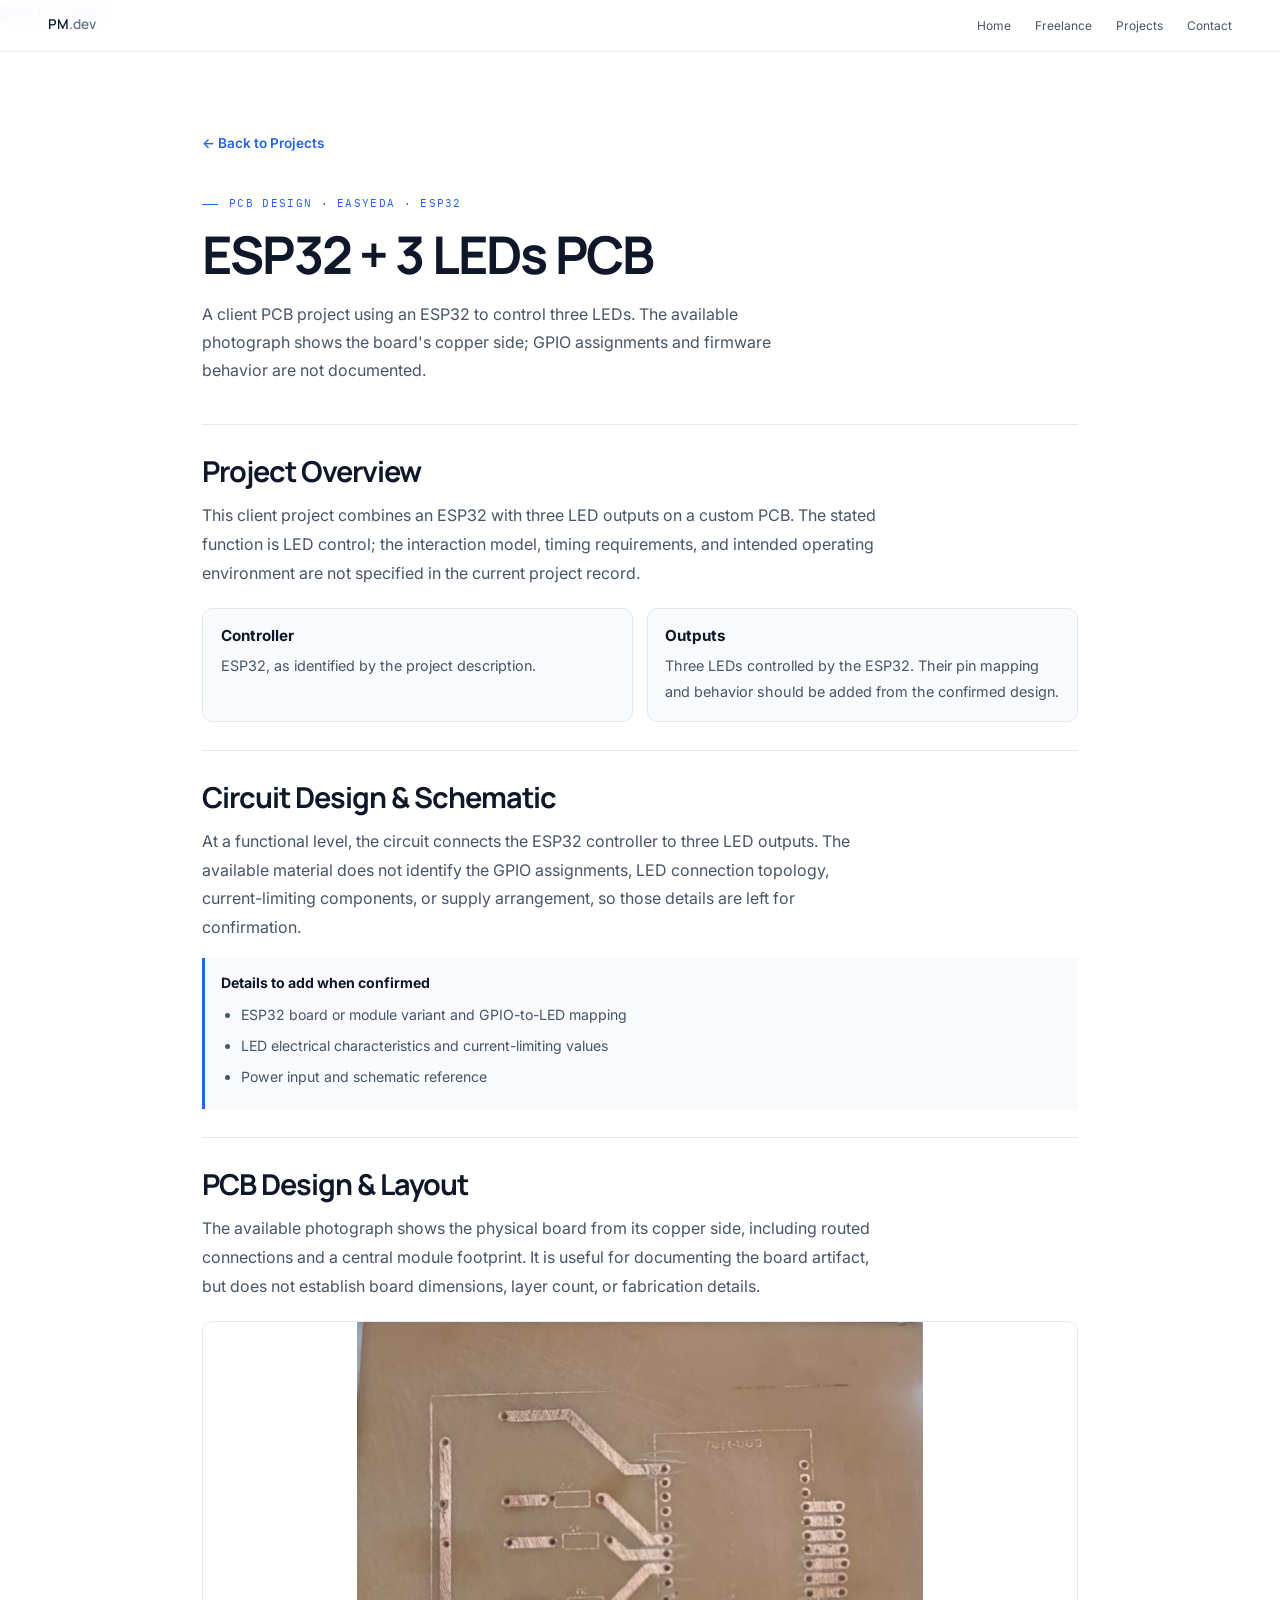
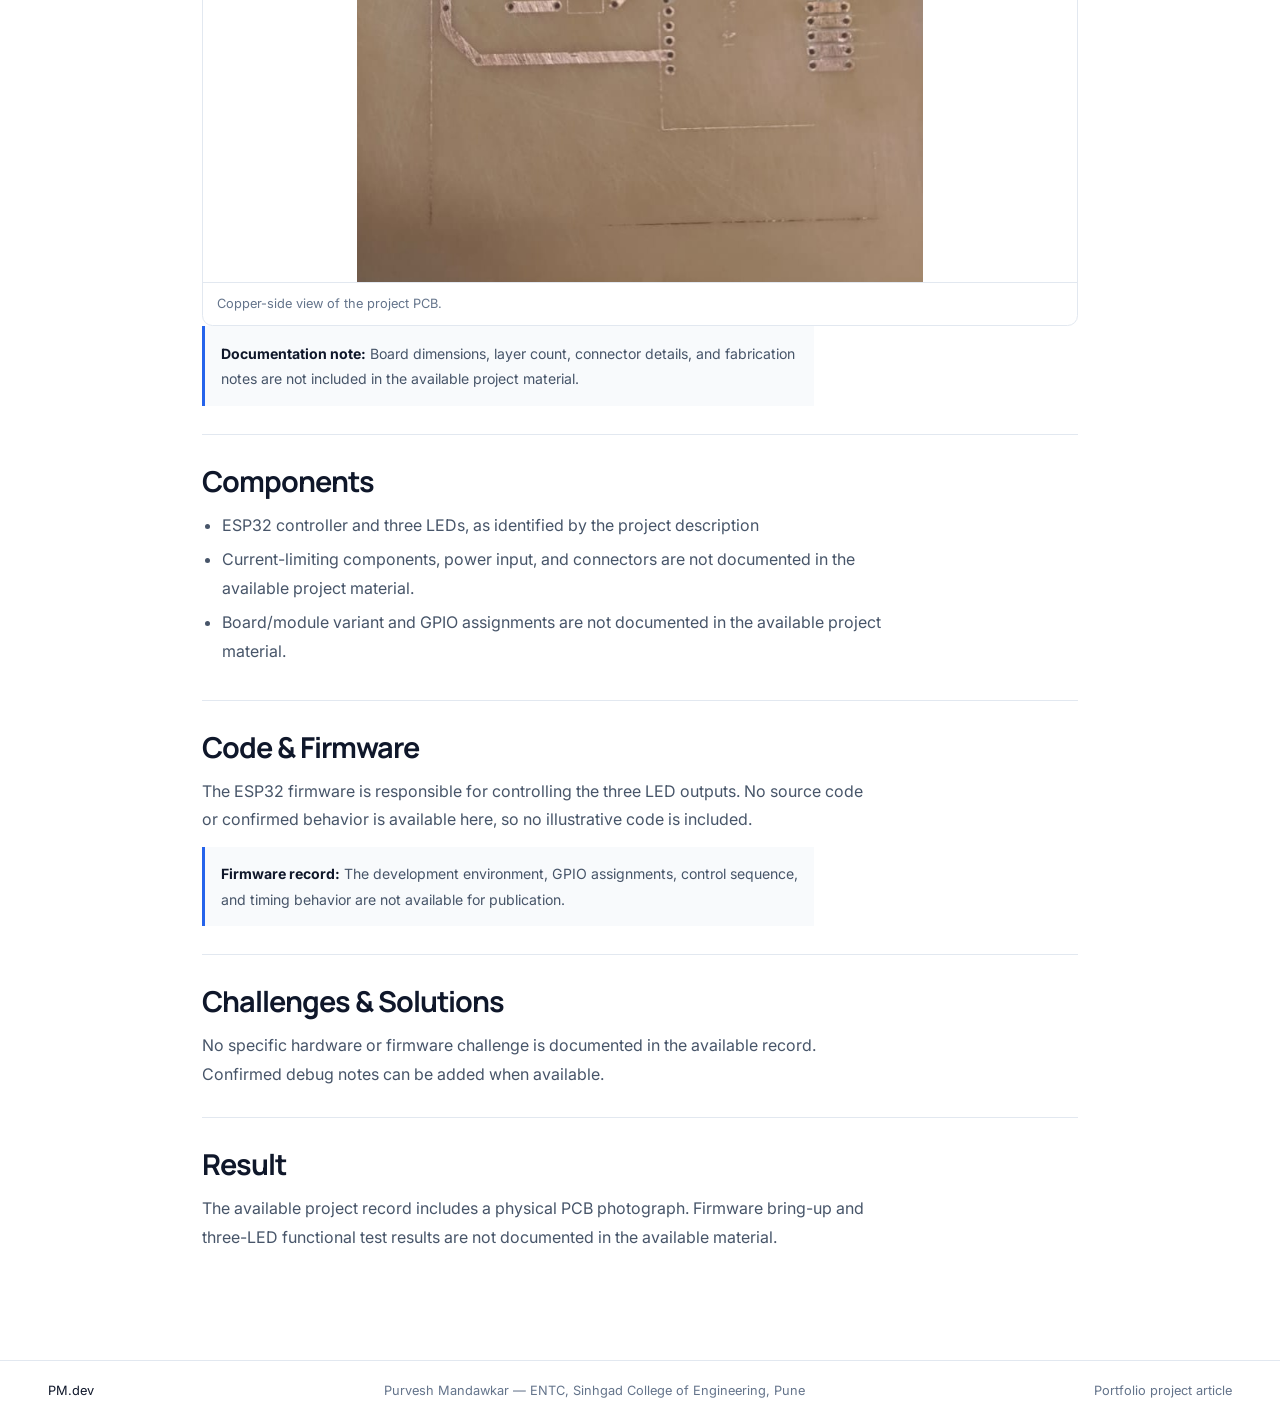
<file: project-esp32-leds.html>
<!DOCTYPE html>
<html lang="en">
<head>
  <meta charset="UTF-8" />
  <meta name="viewport" content="width=device-width, initial-scale=1.0" />
  <title>ESP32 + 3 LEDs PCB — Purvesh Mandawkar</title>
  <meta name="description" content="Project article for the ESP32 + 3 LEDs PCB by Purvesh Mandawkar." />
  <link rel="canonical" href="https://purvesh.dev/project-esp32-leds.html" />
  <meta property="og:title" content="ESP32 + 3 LEDs PCB — Purvesh Mandawkar" />
  <meta property="og:description" content="ESP32 three-LED PCB project documentation." />
  <meta property="og:image" content="https://purvesh.dev/images/pcb01.jpeg" />
  <meta property="og:url" content="https://purvesh.dev/project-esp32-leds.html" />
  <meta property="og:type" content="article" />
  <meta name="twitter:card" content="summary_large_image" />

  <link rel="preconnect" href="https://fonts.googleapis.com" />
  <link rel="preconnect" href="https://fonts.gstatic.com" crossorigin />
  <link href="https://fonts.googleapis.com/css2?family=IBM+Plex+Mono:wght@400;500;600&family=Inter:wght@400;500;600;700&family=Manrope:wght@400;500;600;700;800&display=swap" rel="stylesheet" />
  <link rel="stylesheet" href="project-page.css" />
</head>
<body class="technical-article">
  <a class="skip-link" href="#main-content">Skip to content</a>
  <header>
    <nav aria-label="Main navigation">
      <a class="nav-logo" href="index.html#hero">PM<span>.dev</span></a>
      <div class="nav-links">
        <a href="index.html#hero">Home</a>
        <a href="index.html#freelance">Freelance</a>
        <a href="index.html#projects">Projects</a>
        <a href="index.html#contact">Contact</a>
      </div>
    </nav>
  </header>

  <main id="main-content">
    <div class="page-wrap">
      <a class="back-link" href="index.html#projects">&larr; Back to Projects</a>

      <header class="project-header">
        <div class="project-heading">
          <p class="project-tag">PCB Design · EasyEDA · ESP32</p>
          <h1>ESP32 + 3 LEDs PCB</h1>
          <p class="project-summary">A client PCB project using an ESP32 to control three LEDs. The available photograph shows the board's copper side; GPIO assignments and firmware behavior are not documented.</p>
        </div>
      </header>

      <section class="article-section" aria-labelledby="overview">
        <h2 id="overview">Project Overview</h2>
        <p>This client project combines an ESP32 with three LED outputs on a custom PCB. The stated function is LED control; the interaction model, timing requirements, and intended operating environment are not specified in the current project record.</p>
        <div class="detail-grid">
          <article class="detail-card">
            <h3>Controller</h3>
            <p>ESP32, as identified by the project description.</p>
          </article>
          <article class="detail-card">
            <h3>Outputs</h3>
            <p>Three LEDs controlled by the ESP32. Their pin mapping and behavior should be added from the confirmed design.</p>
          </article>
        </div>
      </section>
      <section class="article-section" aria-labelledby="circuit-design">
        <h2 id="circuit-design">Circuit Design &amp; Schematic</h2>
        <p>At a functional level, the circuit connects the ESP32 controller to three LED outputs. The available material does not identify the GPIO assignments, LED connection topology, current-limiting components, or supply arrangement, so those details are left for confirmation.</p>
        <div class="article-note">
          <strong>Details to add when confirmed</strong>
          <ul>
            <li>ESP32 board or module variant and GPIO-to-LED mapping</li>
            <li>LED electrical characteristics and current-limiting values</li>
            <li>Power input and schematic reference</li>
          </ul>
        </div>
      </section>
      <section class="article-section" aria-labelledby="pcb-layout">
        <h2 id="pcb-layout">PCB Design &amp; Layout</h2>
        <p>The available photograph shows the physical board from its copper side, including routed connections and a central module footprint. It is useful for documenting the board artifact, but does not establish board dimensions, layer count, or fabrication details.</p>
        <div class="article-image-grid">
          <figure class="article-figure">
            <img class="article-image" src="images/pcb01.jpeg" alt="Copper-side photograph of the ESP32 and three-LED PCB" width="749" height="742" loading="lazy" decoding="async" />
            <figcaption>Copper-side view of the project PCB.</figcaption>
          </figure>
        </div>
        <p class="article-placeholder"><strong>Documentation note:</strong> Board dimensions, layer count, connector details, and fabrication notes are not included in the available project material.</p>
      </section>
      <section class="article-section" aria-labelledby="components">
        <h2 id="components">Components</h2>
        <ul>
          <li>ESP32 controller and three LEDs, as identified by the project description</li>
          <li>Current-limiting components, power input, and connectors are not documented in the available project material.</li>
          <li>Board/module variant and GPIO assignments are not documented in the available project material.</li>
        </ul>
      </section>
      <section class="article-section" aria-labelledby="firmware">
        <h2 id="firmware">Code &amp; Firmware</h2>
        <p>The ESP32 firmware is responsible for controlling the three LED outputs. No source code or confirmed behavior is available here, so no illustrative code is included.</p>
        <p class="article-placeholder"><strong>Firmware record:</strong> The development environment, GPIO assignments, control sequence, and timing behavior are not available for publication.</p>
      </section>
      <section class="article-section" aria-labelledby="challenges">
        <h2 id="challenges">Challenges &amp; Solutions</h2>
        <p>No specific hardware or firmware challenge is documented in the available record. Confirmed debug notes can be added when available.</p>
      </section>
      <section class="article-section" aria-labelledby="result">
        <h2 id="result">Result</h2>
        <p>The available project record includes a physical PCB photograph. Firmware bring-up and three-LED functional test results are not documented in the available material.</p>
      </section>
    </div>
  </main>

  <footer>
    <span>PM.dev</span>
    <span>Purvesh Mandawkar — ENTC, Sinhgad College of Engineering, Pune</span>
    <span>Portfolio project article</span>
  </footer>
</body>
</html>
</file>
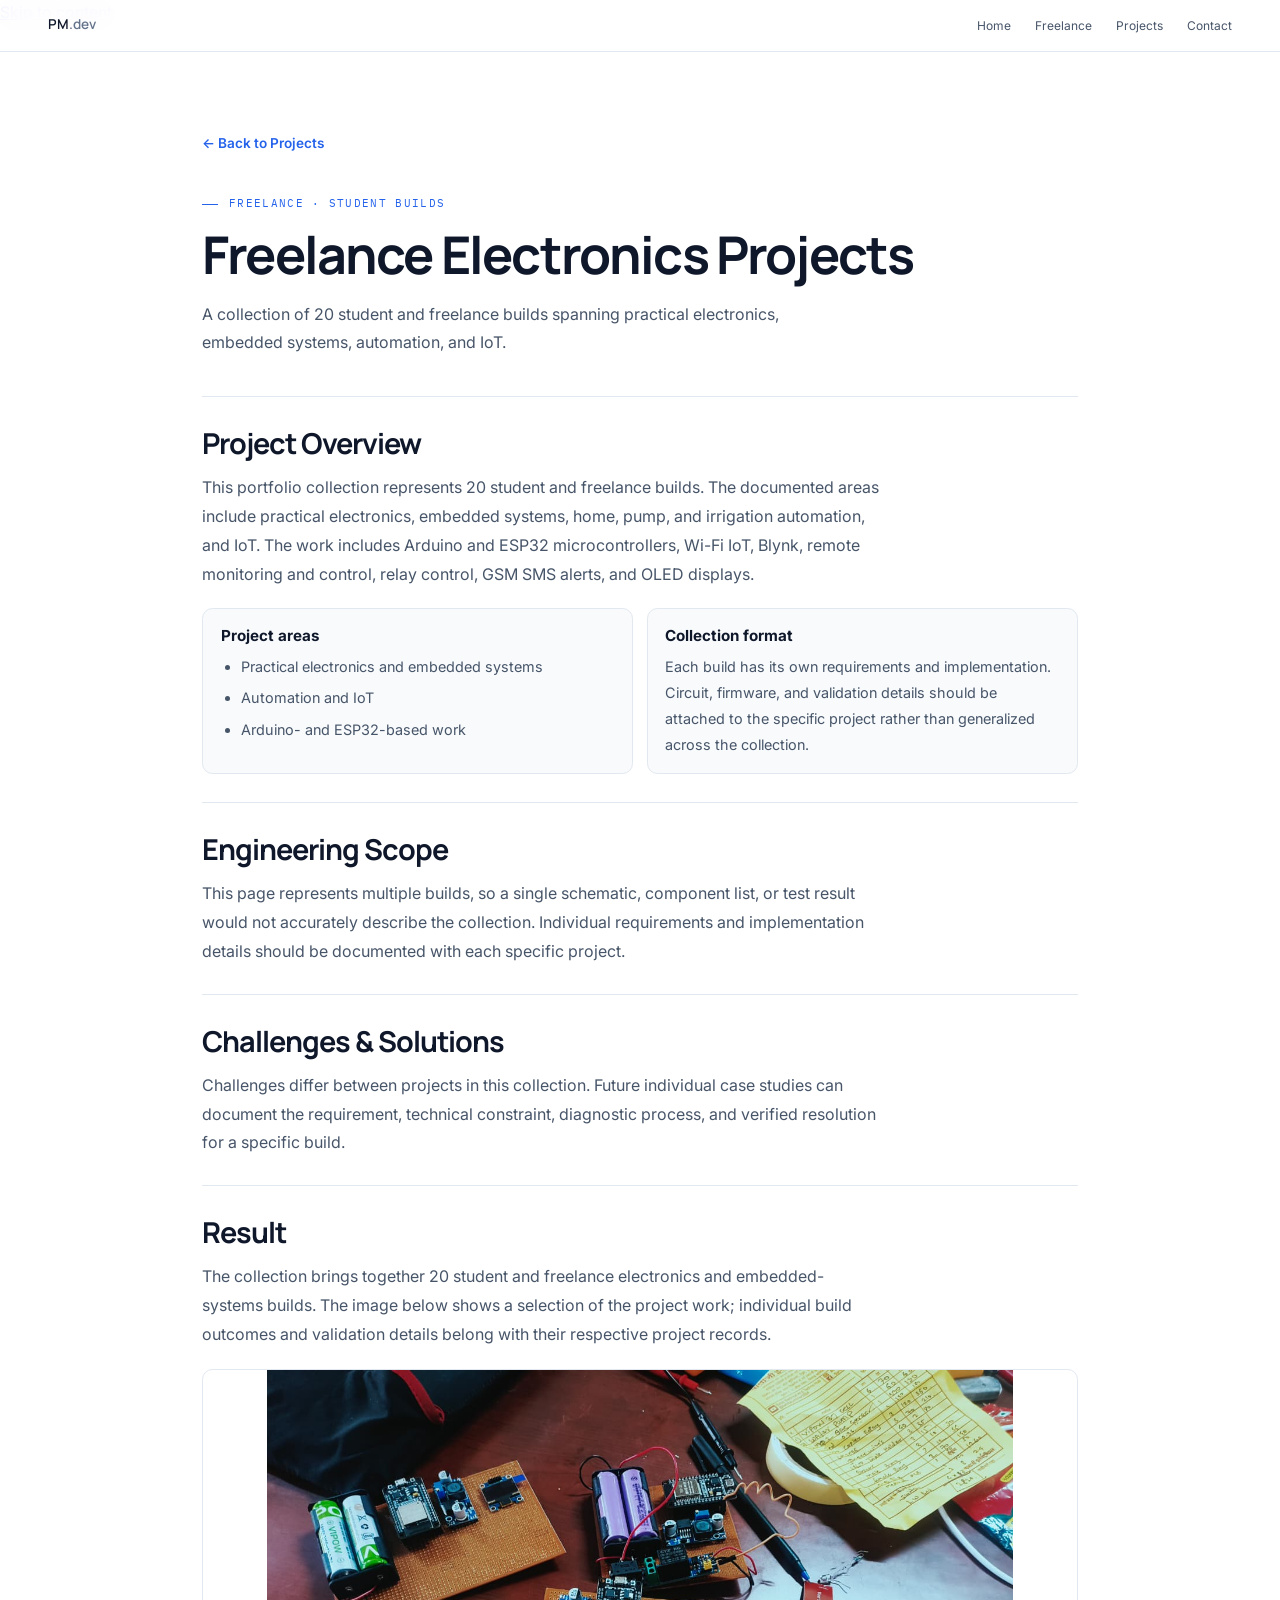
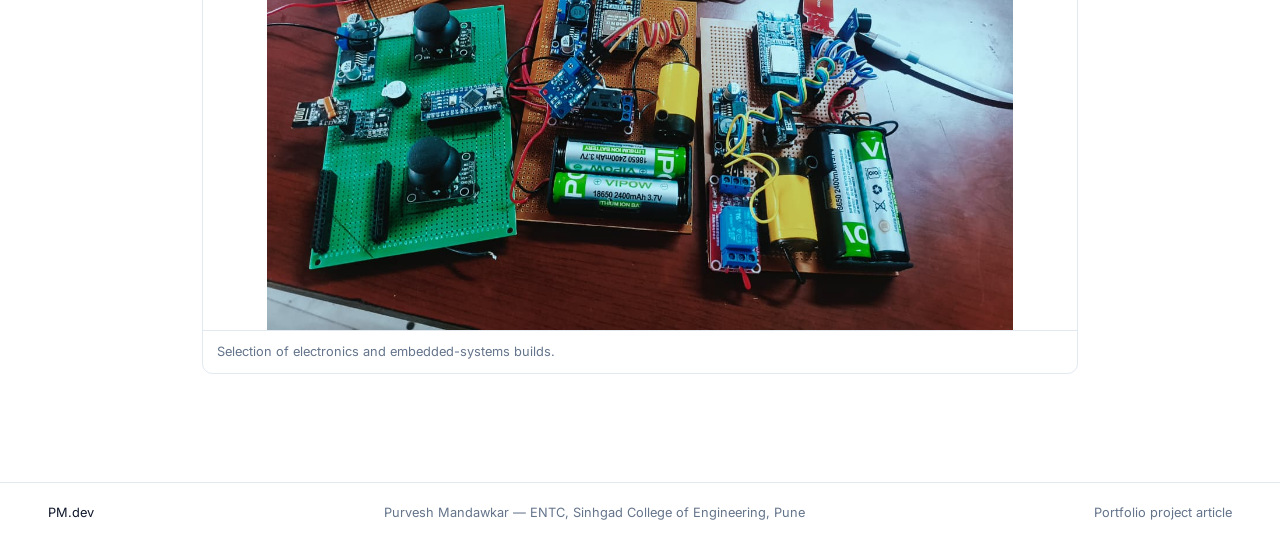
<file: project-freelance.html>
<!DOCTYPE html>
<html lang="en">
<head>
  <meta charset="UTF-8" />
  <meta name="viewport" content="width=device-width, initial-scale=1.0" />
  <title>Freelance Electronics Projects — Purvesh Mandawkar</title>
  <meta name="description" content="Project article for freelance electronics projects by Purvesh Mandawkar." />
  <link rel="canonical" href="https://purvesh.dev/project-freelance.html" />
  <meta property="og:title" content="Freelance Electronics Projects — Purvesh Mandawkar" />
  <meta property="og:description" content="A collection of student and freelance electronics, automation, and IoT builds." />
  <meta property="og:image" content="https://purvesh.dev/images/allprojects.jpg" />
  <meta property="og:url" content="https://purvesh.dev/project-freelance.html" />
  <meta property="og:type" content="article" />
  <meta name="twitter:card" content="summary_large_image" />

  <link rel="preconnect" href="https://fonts.googleapis.com" />
  <link rel="preconnect" href="https://fonts.gstatic.com" crossorigin />
  <link href="https://fonts.googleapis.com/css2?family=IBM+Plex+Mono:wght@400;500;600&family=Inter:wght@400;500;600;700&family=Manrope:wght@400;500;600;700;800&display=swap" rel="stylesheet" />
  <link rel="stylesheet" href="project-page.css" />
</head>
<body class="technical-article">
  <a class="skip-link" href="#main-content">Skip to content</a>
  <header>
    <nav aria-label="Main navigation">
      <a class="nav-logo" href="index.html#hero">PM<span>.dev</span></a>
      <div class="nav-links">
        <a href="index.html#hero">Home</a>
        <a href="index.html#freelance">Freelance</a>
        <a href="index.html#projects">Projects</a>
        <a href="index.html#contact">Contact</a>
      </div>
    </nav>
  </header>

  <main id="main-content">
    <div class="page-wrap">
      <a class="back-link" href="index.html#projects">&larr; Back to Projects</a>

      <header class="project-header">
        <div class="project-heading">
          <p class="project-tag">Freelance · Student Builds</p>
          <h1>Freelance Electronics Projects</h1>
          <p class="project-summary">A collection of 20 student and freelance builds spanning practical electronics, embedded systems, automation, and IoT.</p>
        </div>
      </header>

      <section class="article-section" aria-labelledby="overview">
        <h2 id="overview">Project Overview</h2>
        <p>This portfolio collection represents 20 student and freelance builds. The documented areas include practical electronics, embedded systems, home, pump, and irrigation automation, and IoT. The work includes Arduino and ESP32 microcontrollers, Wi-Fi IoT, Blynk, remote monitoring and control, relay control, GSM SMS alerts, and OLED displays.</p>
        <div class="detail-grid">
          <article class="detail-card">
            <h3>Project areas</h3>
            <ul>
              <li>Practical electronics and embedded systems</li>
              <li>Automation and IoT</li>
              <li>Arduino- and ESP32-based work</li>
            </ul>
          </article>
          <article class="detail-card">
            <h3>Collection format</h3>
            <p>Each build has its own requirements and implementation. Circuit, firmware, and validation details should be attached to the specific project rather than generalized across the collection.</p>
          </article>
        </div>
      </section>
      <section class="article-section" aria-labelledby="scope">
        <h2 id="scope">Engineering Scope</h2>
        <p>This page represents multiple builds, so a single schematic, component list, or test result would not accurately describe the collection. Individual requirements and implementation details should be documented with each specific project.</p>
      </section>
      <section class="article-section" aria-labelledby="challenges">
        <h2 id="challenges">Challenges &amp; Solutions</h2>
        <p>Challenges differ between projects in this collection. Future individual case studies can document the requirement, technical constraint, diagnostic process, and verified resolution for a specific build.</p>
      </section>
      <section class="article-section" aria-labelledby="result">
        <h2 id="result">Result</h2>
        <p>The collection brings together 20 student and freelance electronics and embedded-systems builds. The image below shows a selection of the project work; individual build outcomes and validation details belong with their respective project records.</p>
        <div class="article-image-grid">
          <figure class="article-figure">
            <img class="article-image" src="images/allprojects.jpg" alt="Multiple electronics and embedded-systems project builds" width="1280" height="960" loading="lazy" decoding="async" />
            <figcaption>Selection of electronics and embedded-systems builds.</figcaption>
          </figure>
        </div>
      </section>
    </div>
  </main>

  <footer>
    <span>PM.dev</span>
    <span>Purvesh Mandawkar — ENTC, Sinhgad College of Engineering, Pune</span>
    <span>Portfolio project article</span>
  </footer>
</body>
</html>
</file>
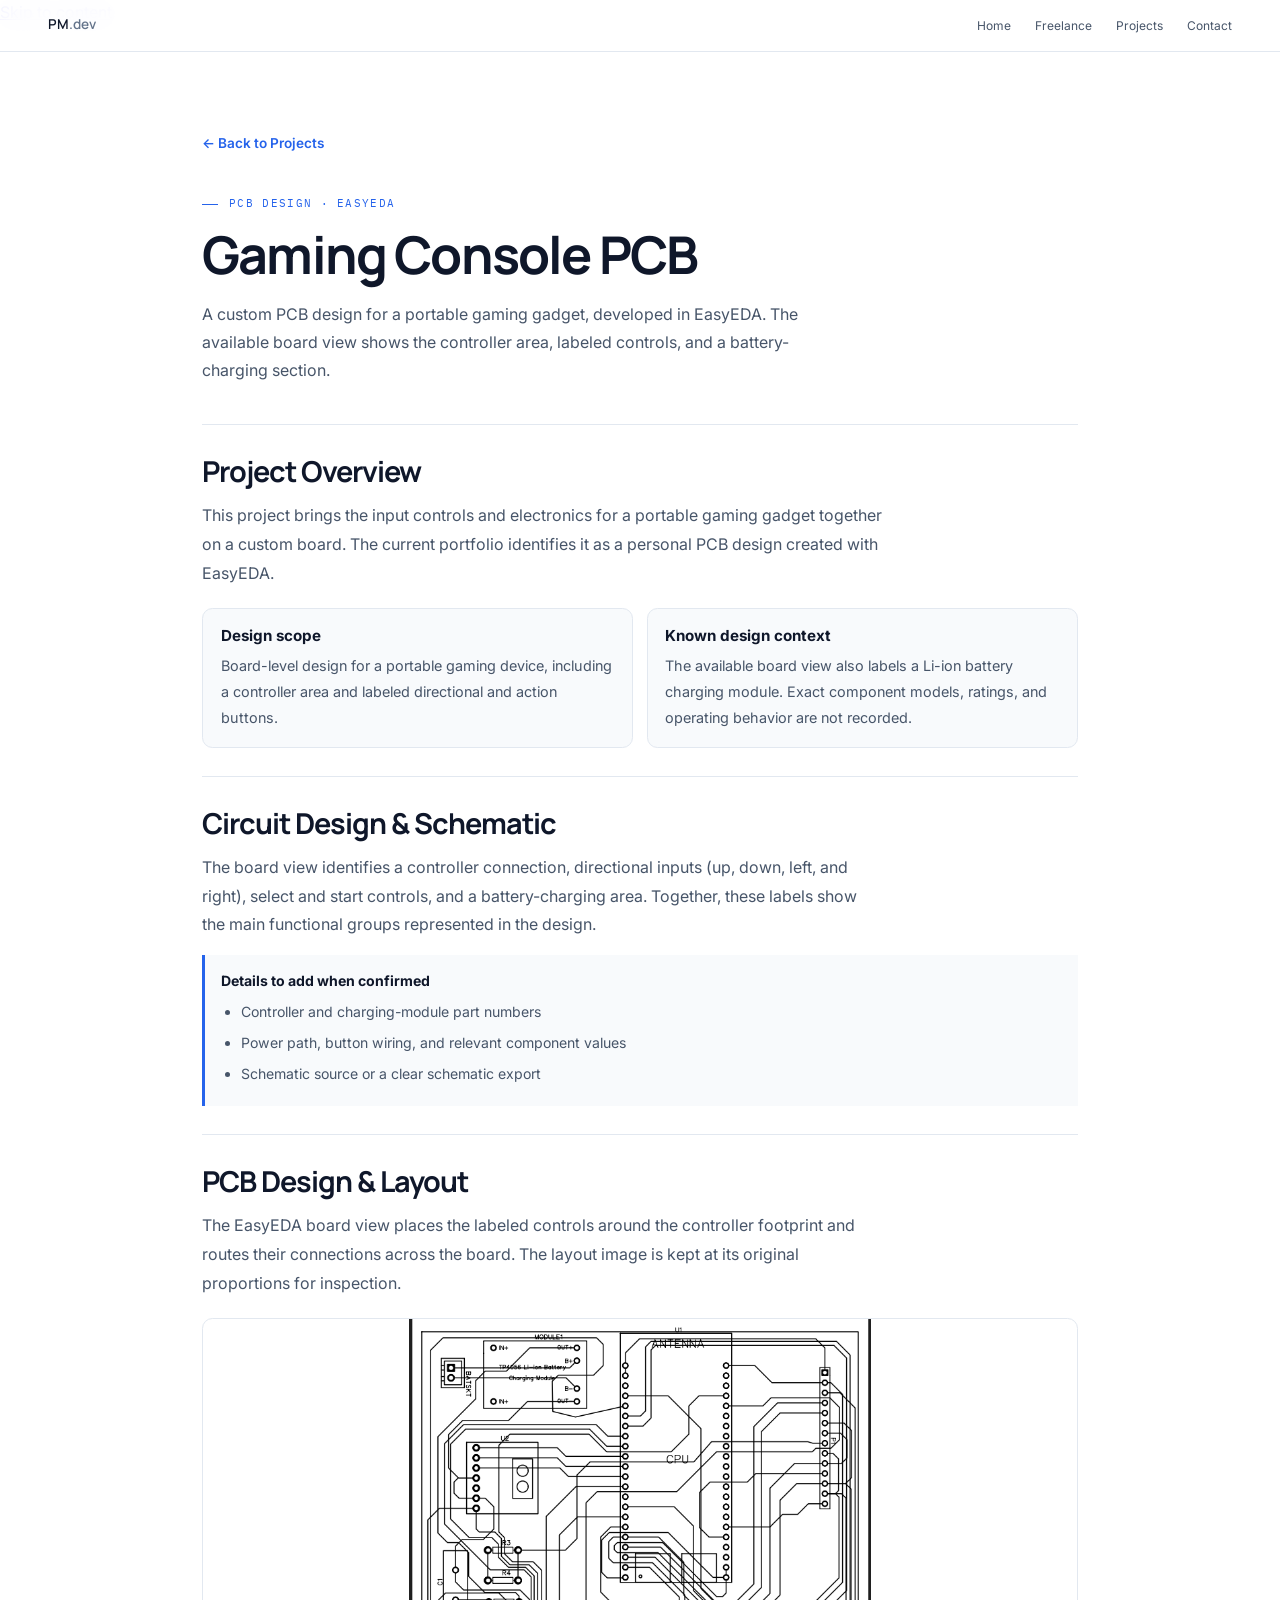
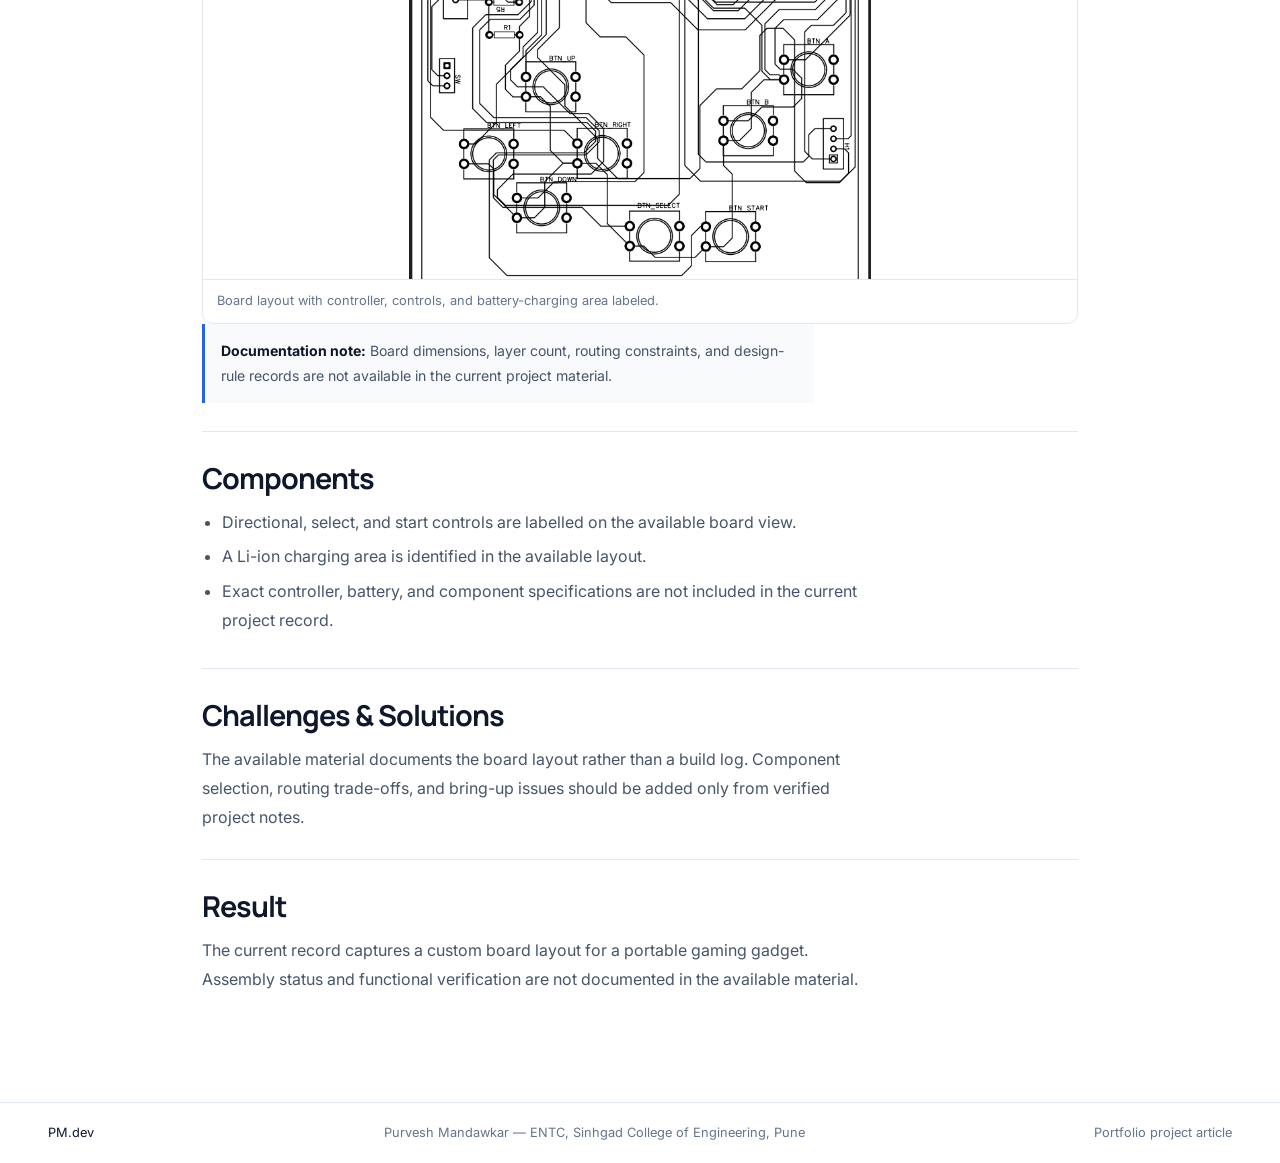
<file: project-gaming-console.html>
<!DOCTYPE html>
<html lang="en">
<head>
  <meta charset="UTF-8" />
  <meta name="viewport" content="width=device-width, initial-scale=1.0" />
  <title>Gaming Console PCB — Purvesh Mandawkar</title>
  <meta name="description" content="Project article for the Gaming Console PCB by Purvesh Mandawkar." />
  <link rel="canonical" href="https://purvesh.dev/project-gaming-console.html" />
  <meta property="og:title" content="Gaming Console PCB — Purvesh Mandawkar" />
  <meta property="og:description" content="Custom EasyEDA board design for a portable gaming gadget." />
  <meta property="og:image" content="https://purvesh.dev/images/gamingpcbbanner.png" />
  <meta property="og:url" content="https://purvesh.dev/project-gaming-console.html" />
  <meta property="og:type" content="article" />
  <meta name="twitter:card" content="summary_large_image" />

  <link rel="preconnect" href="https://fonts.googleapis.com" />
  <link rel="preconnect" href="https://fonts.gstatic.com" crossorigin />
  <link href="https://fonts.googleapis.com/css2?family=IBM+Plex+Mono:wght@400;500;600&family=Inter:wght@400;500;600;700&family=Manrope:wght@400;500;600;700;800&display=swap" rel="stylesheet" />
  <link rel="stylesheet" href="project-page.css" />
</head>
<body class="technical-article">
  <a class="skip-link" href="#main-content">Skip to content</a>
  <header>
    <nav aria-label="Main navigation">
      <a class="nav-logo" href="index.html#hero">PM<span>.dev</span></a>
      <div class="nav-links">
        <a href="index.html#hero">Home</a>
        <a href="index.html#freelance">Freelance</a>
        <a href="index.html#projects">Projects</a>
        <a href="index.html#contact">Contact</a>
      </div>
    </nav>
  </header>

  <main id="main-content">
    <div class="page-wrap">
      <a class="back-link" href="index.html#projects">&larr; Back to Projects</a>

      <header class="project-header">
        <div class="project-heading">
          <p class="project-tag">PCB Design · EasyEDA</p>
          <h1>Gaming Console PCB</h1>
          <p class="project-summary">A custom PCB design for a portable gaming gadget, developed in EasyEDA. The available board view shows the controller area, labeled controls, and a battery-charging section.</p>
        </div>
      </header>

      <section class="article-section" aria-labelledby="overview">
        <h2 id="overview">Project Overview</h2>
        <p>This project brings the input controls and electronics for a portable gaming gadget together on a custom board. The current portfolio identifies it as a personal PCB design created with EasyEDA.</p>
        <div class="detail-grid">
          <article class="detail-card">
            <h3>Design scope</h3>
            <p>Board-level design for a portable gaming device, including a controller area and labeled directional and action buttons.</p>
          </article>
          <article class="detail-card">
            <h3>Known design context</h3>
            <p>The available board view also labels a Li-ion battery charging module. Exact component models, ratings, and operating behavior are not recorded.</p>
          </article>
        </div>
      </section>
      <section class="article-section" aria-labelledby="circuit-design">
        <h2 id="circuit-design">Circuit Design &amp; Schematic</h2>
        <p>The board view identifies a controller connection, directional inputs (up, down, left, and right), select and start controls, and a battery-charging area. Together, these labels show the main functional groups represented in the design.</p>
        <div class="article-note">
          <strong>Details to add when confirmed</strong>
          <ul>
            <li>Controller and charging-module part numbers</li>
            <li>Power path, button wiring, and relevant component values</li>
            <li>Schematic source or a clear schematic export</li>
          </ul>
        </div>
      </section>
      <section class="article-section" aria-labelledby="pcb-layout">
        <h2 id="pcb-layout">PCB Design &amp; Layout</h2>
        <p>The EasyEDA board view places the labeled controls around the controller footprint and routes their connections across the board. The layout image is kept at its original proportions for inspection.</p>
        <div class="article-image-grid">
          <figure class="article-figure">
            <img class="article-image" src="images/gamingpcbbanner.png" alt="EasyEDA board layout for the gaming console PCB, with controller and button labels" width="687" height="833" loading="lazy" decoding="async" />
            <figcaption>Board layout with controller, controls, and battery-charging area labeled.</figcaption>
          </figure>
        </div>
        <p class="article-placeholder"><strong>Documentation note:</strong> Board dimensions, layer count, routing constraints, and design-rule records are not available in the current project material.</p>
      </section>
      <section class="article-section" aria-labelledby="components">
        <h2 id="components">Components</h2>
        <ul>
          <li>Directional, select, and start controls are labelled on the available board view.</li>
          <li>A Li-ion charging area is identified in the available layout.</li>
          <li>Exact controller, battery, and component specifications are not included in the current project record.</li>
        </ul>
      </section>
      <section class="article-section" aria-labelledby="challenges">
        <h2 id="challenges">Challenges &amp; Solutions</h2>
        <p>The available material documents the board layout rather than a build log. Component selection, routing trade-offs, and bring-up issues should be added only from verified project notes.</p>
      </section>
      <section class="article-section" aria-labelledby="result">
        <h2 id="result">Result</h2>
        <p>The current record captures a custom board layout for a portable gaming gadget. Assembly status and functional verification are not documented in the available material.</p>
      </section>
    </div>
  </main>

  <footer>
    <span>PM.dev</span>
    <span>Purvesh Mandawkar — ENTC, Sinhgad College of Engineering, Pune</span>
    <span>Portfolio project article</span>
  </footer>
</body>
</html>
</file>
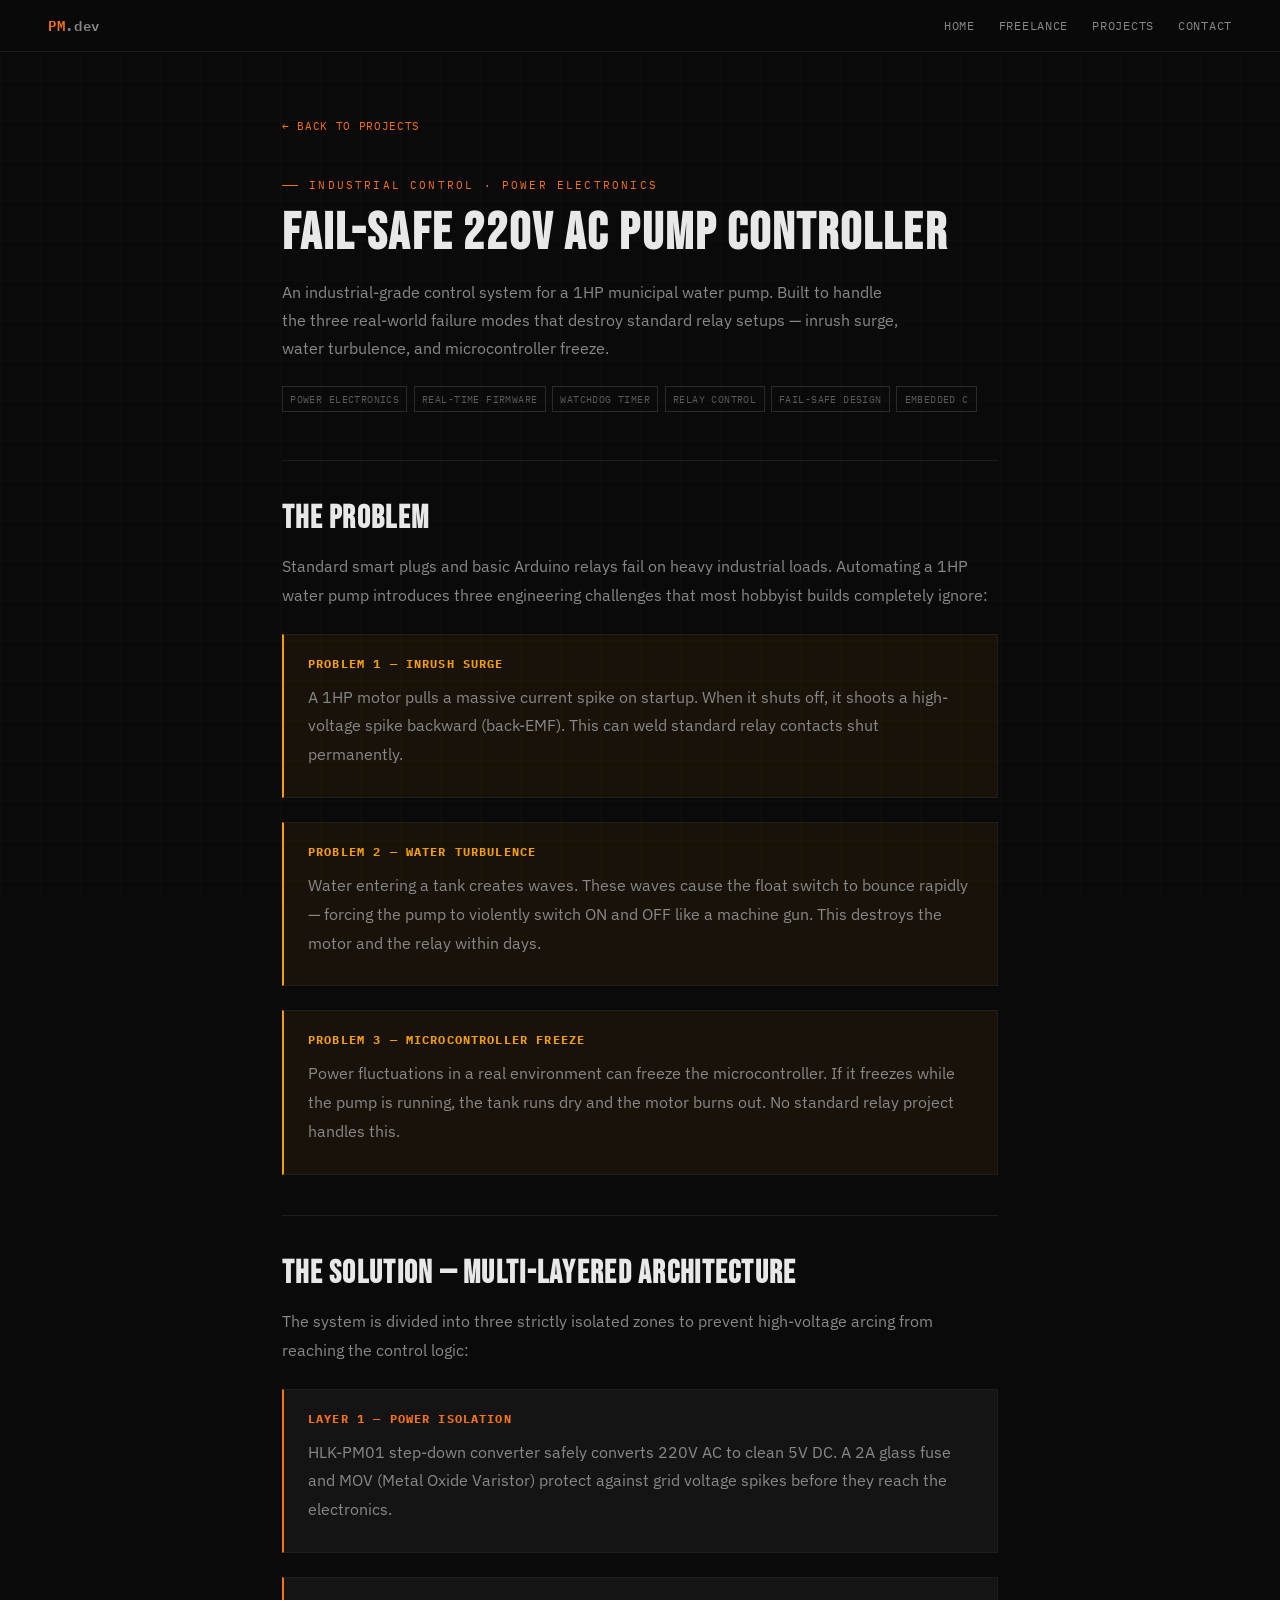
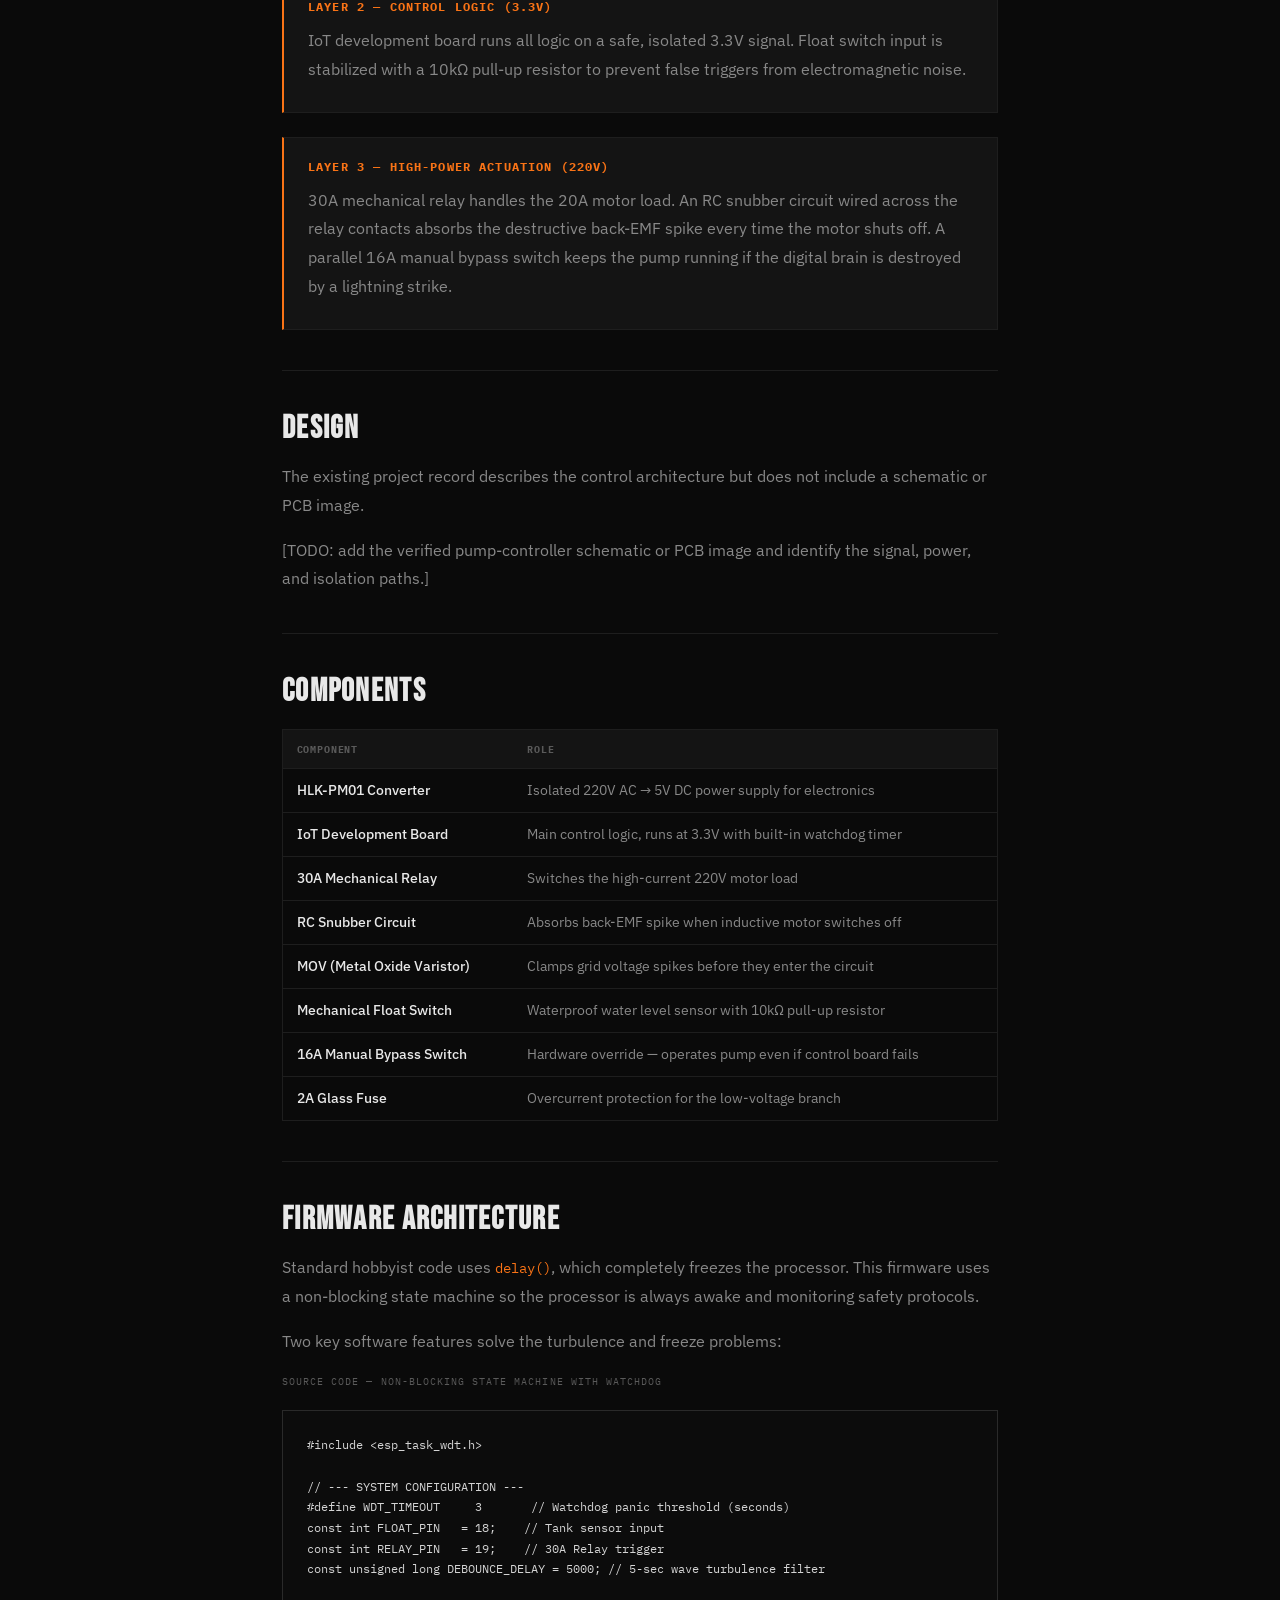
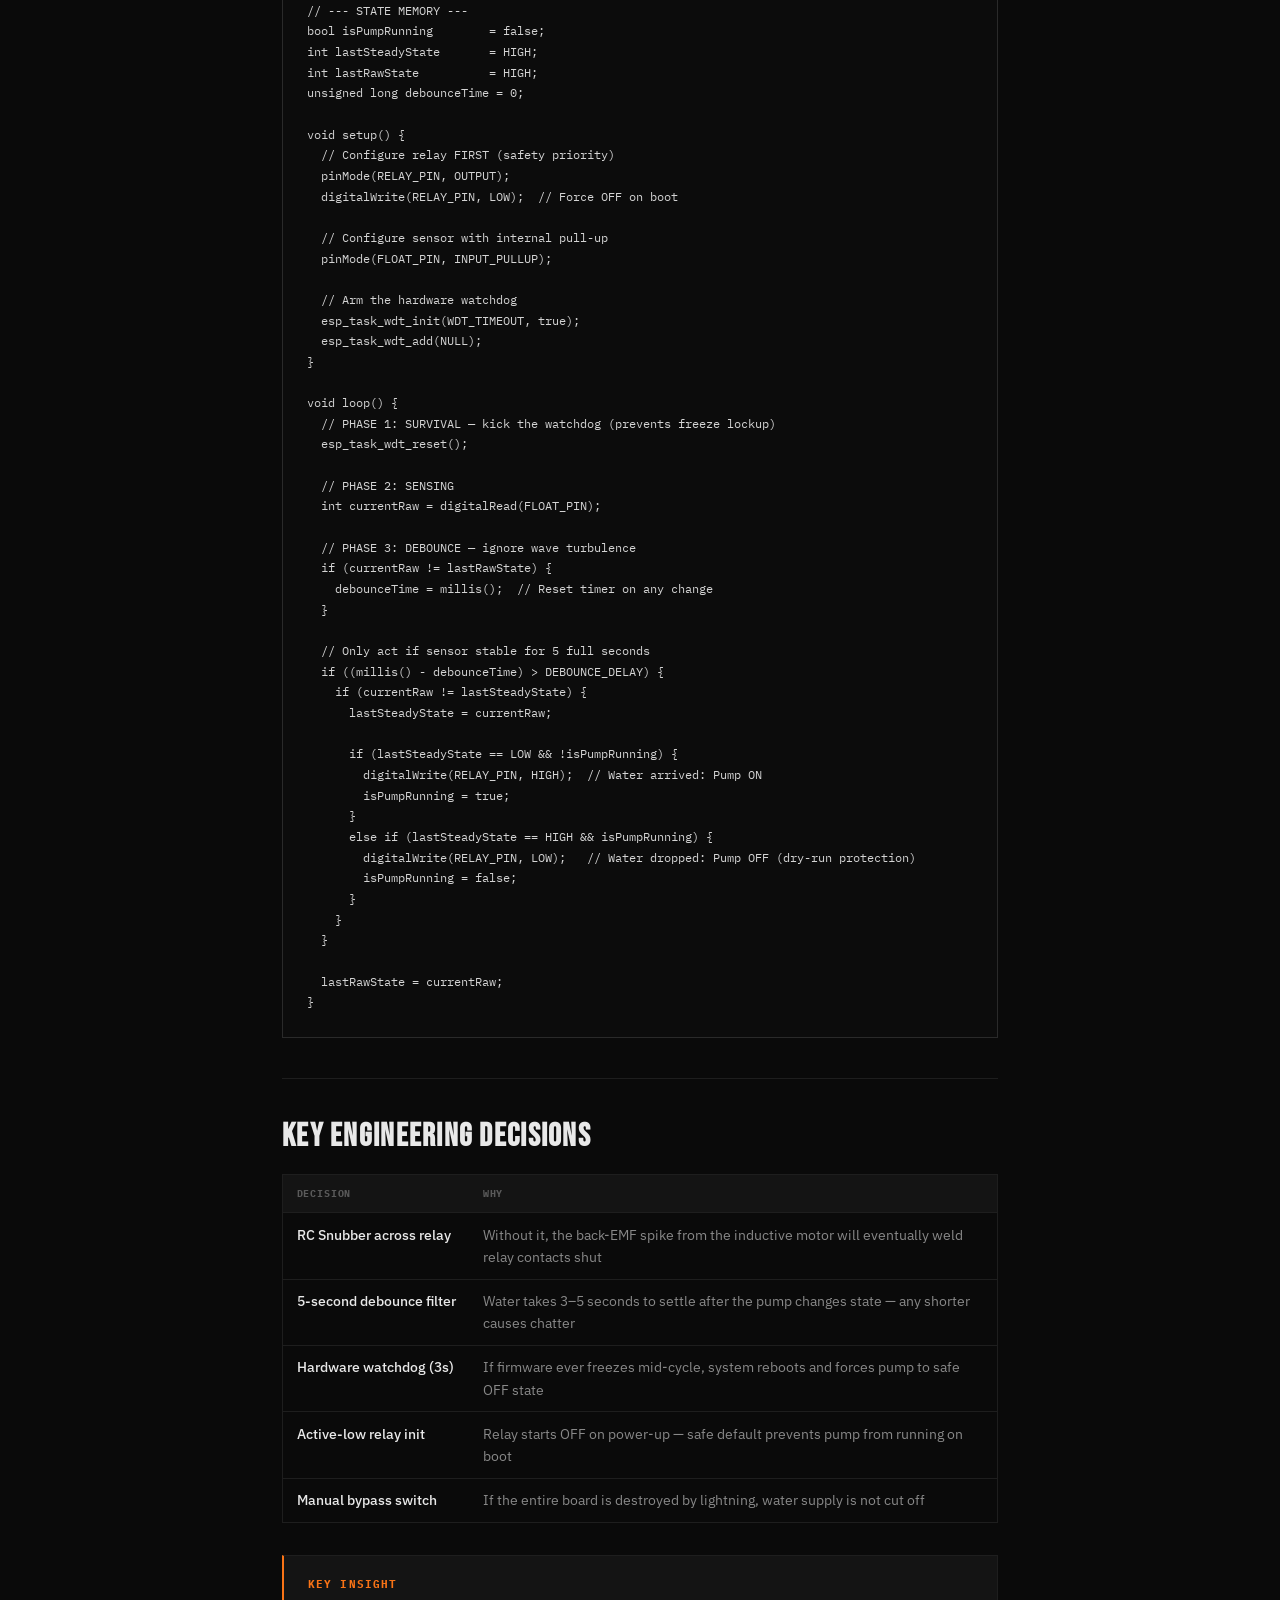
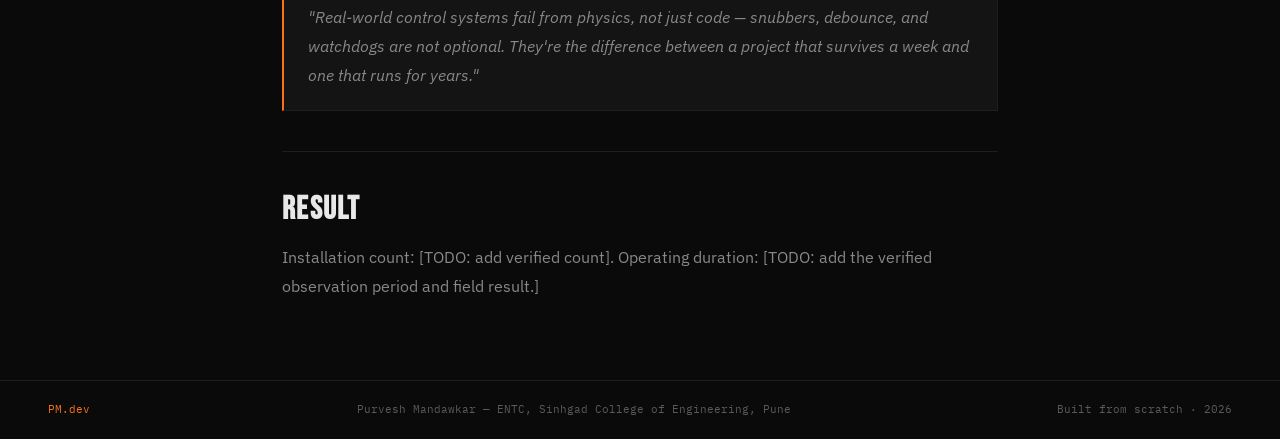
<file: project-pump-controller.html>
<!DOCTYPE html>
<html lang="en">
<head>
  <meta charset="UTF-8" />
  <meta name="viewport" content="width=device-width, initial-scale=1.0" />
  <title>Fail-Safe 220V AC Pump Controller — Purvesh Mandawkar</title>
  <meta name="description" content="Industrial-grade 220V pump controller with watchdog, RC snubber, and fail-safe design — Purvesh Mandawkar." />

  <link rel="preconnect" href="https://fonts.googleapis.com" />
  <link rel="preconnect" href="https://fonts.gstatic.com" crossorigin />
  <link href="https://fonts.googleapis.com/css2?family=IBM+Plex+Mono:wght@400;500;600&family=IBM+Plex+Sans:wght@400;500&family=Bebas+Neue&display=swap" rel="stylesheet" />
  <link rel="stylesheet" href="project-page.css" />
</head>
<body>
  <header>
    <nav>
      <a class="nav-logo" href="index.html#hero">PM<span>.dev</span></a>
      <div class="nav-links">
        <a href="index.html#hero">Home</a>
        <a href="index.html#freelance">Freelance</a>
        <a href="index.html#projects">Projects</a>
        <a href="index.html#contact">Contact</a>
      </div>
    </nav>
  </header>

  <main>
    <div class="page-wrap">
      <a class="back-link" href="index.html#projects">← Back to Projects</a>

      <div class="project-header">
        <p class="project-tag">Industrial Control · Power Electronics</p>
        <h1>Fail-Safe 220V AC Pump Controller</h1>
        <p class="project-summary">
          An industrial-grade control system for a 1HP municipal water pump. Built to handle the three real-world failure modes that destroy standard relay setups — inrush surge, water turbulence, and microcontroller freeze.
        </p>
        <div class="tag-row">
          <span class="tag">Power Electronics</span>
          <span class="tag">Real-time Firmware</span>
          <span class="tag">Watchdog Timer</span>
          <span class="tag">Relay Control</span>
          <span class="tag">Fail-safe Design</span>
          <span class="tag">Embedded C</span>
        </div>
      </div>

      <div class="divider"></div>

      <h2>The Problem</h2>
      <p>Standard smart plugs and basic Arduino relays fail on heavy industrial loads. Automating a 1HP water pump introduces three engineering challenges that most hobbyist builds completely ignore:</p>

      <div class="problem-block">
        <h3>Problem 1 — Inrush Surge</h3>
        <p>A 1HP motor pulls a massive current spike on startup. When it shuts off, it shoots a high-voltage spike backward (back-EMF). This can weld standard relay contacts shut permanently.</p>
      </div>

      <div class="problem-block">
        <h3>Problem 2 — Water Turbulence</h3>
        <p>Water entering a tank creates waves. These waves cause the float switch to bounce rapidly — forcing the pump to violently switch ON and OFF like a machine gun. This destroys the motor and the relay within days.</p>
      </div>

      <div class="problem-block">
        <h3>Problem 3 — Microcontroller Freeze</h3>
        <p>Power fluctuations in a real environment can freeze the microcontroller. If it freezes while the pump is running, the tank runs dry and the motor burns out. No standard relay project handles this.</p>
      </div>

      <div class="divider"></div>

      <h2>The Solution — Multi-layered Architecture</h2>
      <p>The system is divided into three strictly isolated zones to prevent high-voltage arcing from reaching the control logic:</p>

      <div class="solution-block">
        <h3>Layer 1 — Power Isolation</h3>
        <p>HLK-PM01 step-down converter safely converts 220V AC to clean 5V DC. A 2A glass fuse and MOV (Metal Oxide Varistor) protect against grid voltage spikes before they reach the electronics.</p>
      </div>

      <div class="solution-block">
        <h3>Layer 2 — Control Logic (3.3V)</h3>
        <p>IoT development board runs all logic on a safe, isolated 3.3V signal. Float switch input is stabilized with a 10kΩ pull-up resistor to prevent false triggers from electromagnetic noise.</p>
      </div>

      <div class="solution-block">
        <h3>Layer 3 — High-power Actuation (220V)</h3>
        <p>30A mechanical relay handles the 20A motor load. An RC snubber circuit wired across the relay contacts absorbs the destructive back-EMF spike every time the motor shuts off. A parallel 16A manual bypass switch keeps the pump running if the digital brain is destroyed by a lightning strike.</p>
      </div>

      <div class="divider"></div>

      <h2>Design</h2>
      <p>The existing project record describes the control architecture but does not include a schematic or PCB image.</p>
      <p>[TODO: add the verified pump-controller schematic or PCB image and identify the signal, power, and isolation paths.]</p>

      <div class="divider"></div>

      <h2>Components</h2>
      <table class="component-table">
        <thead>
          <tr><th>Component</th><th>Role</th></tr>
        </thead>
        <tbody>
          <tr><td>HLK-PM01 Converter</td><td>Isolated 220V AC → 5V DC power supply for electronics</td></tr>
          <tr><td>IoT Development Board</td><td>Main control logic, runs at 3.3V with built-in watchdog timer</td></tr>
          <tr><td>30A Mechanical Relay</td><td>Switches the high-current 220V motor load</td></tr>
          <tr><td>RC Snubber Circuit</td><td>Absorbs back-EMF spike when inductive motor switches off</td></tr>
          <tr><td>MOV (Metal Oxide Varistor)</td><td>Clamps grid voltage spikes before they enter the circuit</td></tr>
          <tr><td>Mechanical Float Switch</td><td>Waterproof water level sensor with 10kΩ pull-up resistor</td></tr>
          <tr><td>16A Manual Bypass Switch</td><td>Hardware override — operates pump even if control board fails</td></tr>
          <tr><td>2A Glass Fuse</td><td>Overcurrent protection for the low-voltage branch</td></tr>
        </tbody>
      </table>

      <div class="divider"></div>

      <h2>Firmware Architecture</h2>
      <p>Standard hobbyist code uses <code>delay()</code>, which completely freezes the processor. This firmware uses a non-blocking state machine so the processor is always awake and monitoring safety protocols.</p>
      <p>Two key software features solve the turbulence and freeze problems:</p>

      <p class="code-label">Source Code — Non-blocking State Machine with Watchdog</p>
      <div class="code-block">
        <pre>#include &lt;esp_task_wdt.h&gt;

// --- SYSTEM CONFIGURATION ---
#define WDT_TIMEOUT     3       // Watchdog panic threshold (seconds)
const int FLOAT_PIN   = 18;    // Tank sensor input
const int RELAY_PIN   = 19;    // 30A Relay trigger
const unsigned long DEBOUNCE_DELAY = 5000; // 5-sec wave turbulence filter

// --- STATE MEMORY ---
bool isPumpRunning        = false;
int lastSteadyState       = HIGH;
int lastRawState          = HIGH;
unsigned long debounceTime = 0;

void setup() {
  // Configure relay FIRST (safety priority)
  pinMode(RELAY_PIN, OUTPUT);
  digitalWrite(RELAY_PIN, LOW);  // Force OFF on boot

  // Configure sensor with internal pull-up
  pinMode(FLOAT_PIN, INPUT_PULLUP);

  // Arm the hardware watchdog
  esp_task_wdt_init(WDT_TIMEOUT, true);
  esp_task_wdt_add(NULL);
}

void loop() {
  // PHASE 1: SURVIVAL — kick the watchdog (prevents freeze lockup)
  esp_task_wdt_reset();

  // PHASE 2: SENSING
  int currentRaw = digitalRead(FLOAT_PIN);

  // PHASE 3: DEBOUNCE — ignore wave turbulence
  if (currentRaw != lastRawState) {
    debounceTime = millis();  // Reset timer on any change
  }

  // Only act if sensor stable for 5 full seconds
  if ((millis() - debounceTime) > DEBOUNCE_DELAY) {
    if (currentRaw != lastSteadyState) {
      lastSteadyState = currentRaw;

      if (lastSteadyState == LOW &amp;&amp; !isPumpRunning) {
        digitalWrite(RELAY_PIN, HIGH);  // Water arrived: Pump ON
        isPumpRunning = true;
      }
      else if (lastSteadyState == HIGH &amp;&amp; isPumpRunning) {
        digitalWrite(RELAY_PIN, LOW);   // Water dropped: Pump OFF (dry-run protection)
        isPumpRunning = false;
      }
    }
  }

  lastRawState = currentRaw;
}</pre>
      </div>

      <div class="divider"></div>

      <h2>Key Engineering Decisions</h2>
      <table class="component-table">
        <thead>
          <tr><th>Decision</th><th>Why</th></tr>
        </thead>
        <tbody>
          <tr><td>RC Snubber across relay</td><td>Without it, the back-EMF spike from the inductive motor will eventually weld relay contacts shut</td></tr>
          <tr><td>5-second debounce filter</td><td>Water takes 3–5 seconds to settle after the pump changes state — any shorter causes chatter</td></tr>
          <tr><td>Hardware watchdog (3s)</td><td>If firmware ever freezes mid-cycle, system reboots and forces pump to safe OFF state</td></tr>
          <tr><td>Active-low relay init</td><td>Relay starts OFF on power-up — safe default prevents pump from running on boot</td></tr>
          <tr><td>Manual bypass switch</td><td>If the entire board is destroyed by lightning, water supply is not cut off</td></tr>
        </tbody>
      </table>

      <div class="insight-card">
        <h3>Key Insight</h3>
        <p>"Real-world control systems fail from physics, not just code — snubbers, debounce, and watchdogs are not optional. They're the difference between a project that survives a week and one that runs for years."</p>
      </div>

      <div class="divider"></div>

      <h2>Result</h2>
      <p>Installation count: [TODO: add verified count]. Operating duration: [TODO: add the verified observation period and field result.]</p>
    </div>
  </main>

  <footer>
    <span>PM.dev</span>
    <span>Purvesh Mandawkar — ENTC, Sinhgad College of Engineering, Pune</span>
    <span style="color:var(--muted)">Built from scratch · 2026</span>
  </footer>
</body>
</html>
</file>
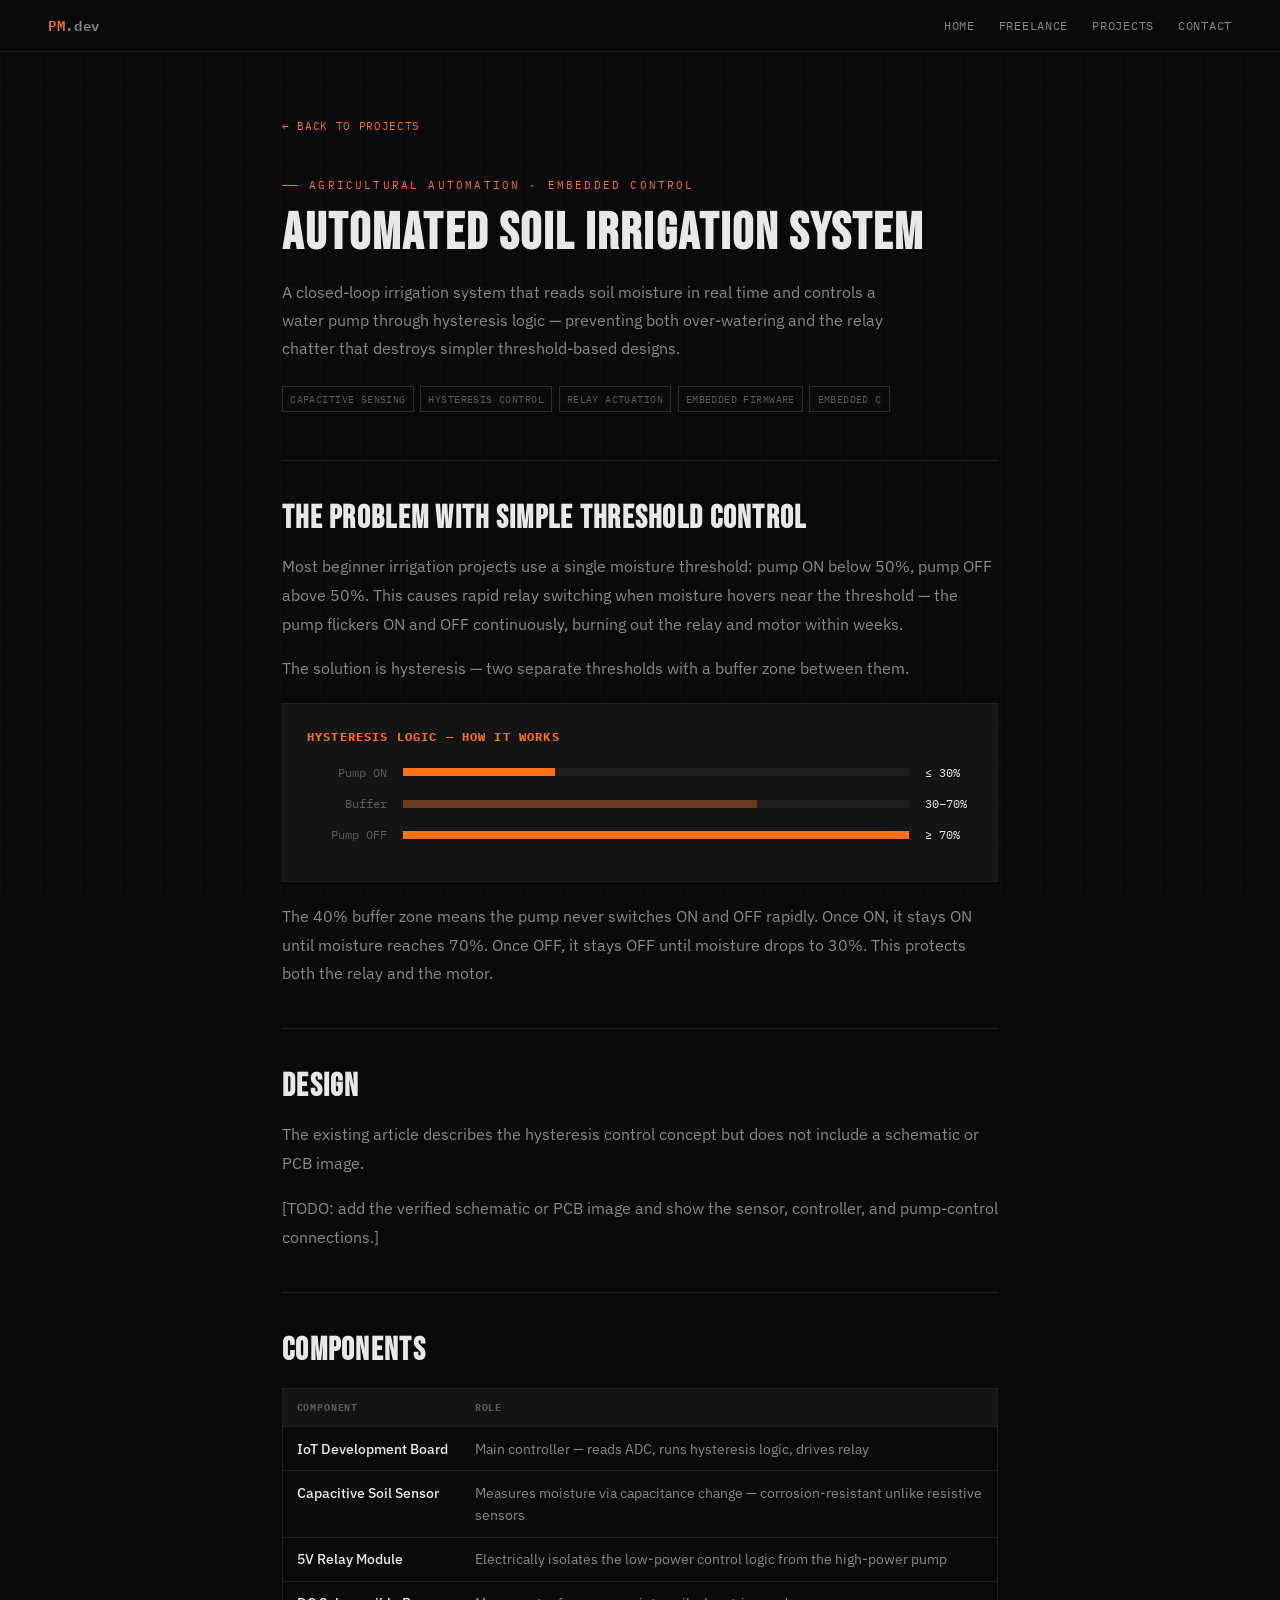
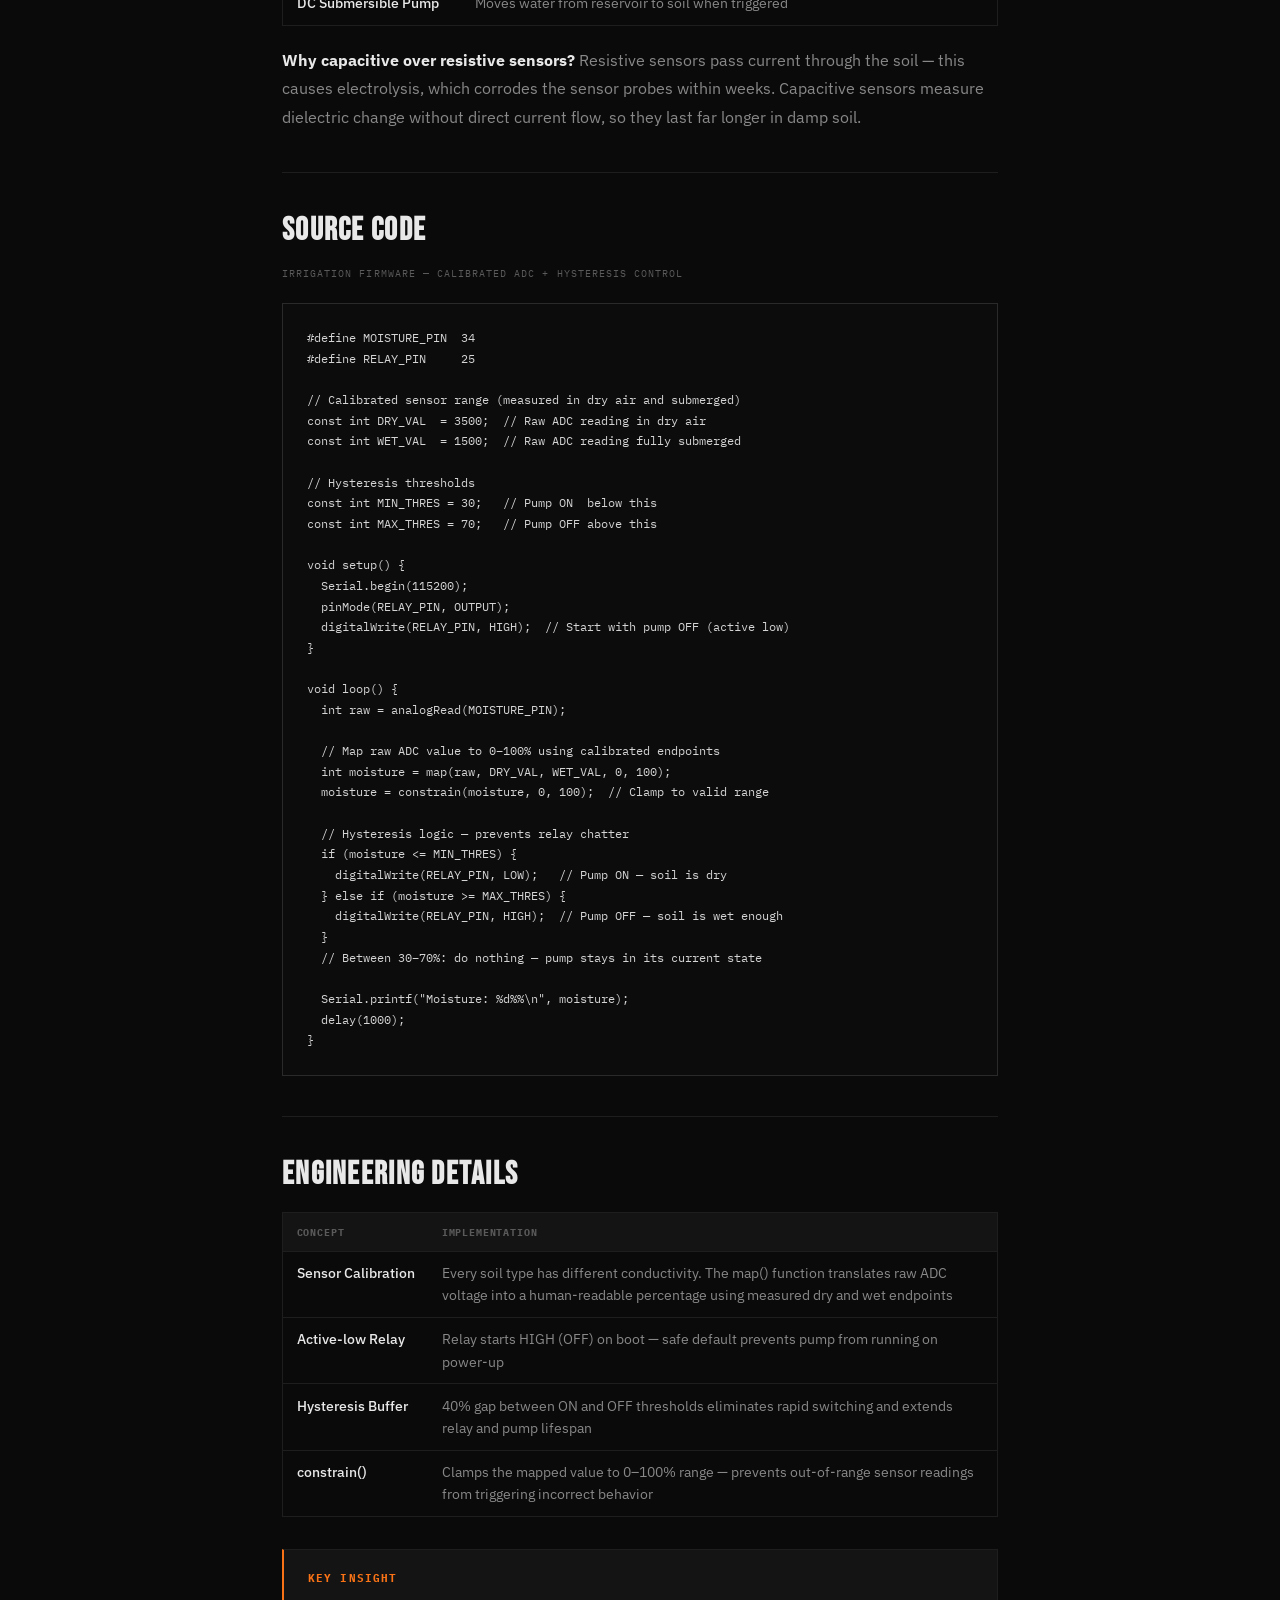
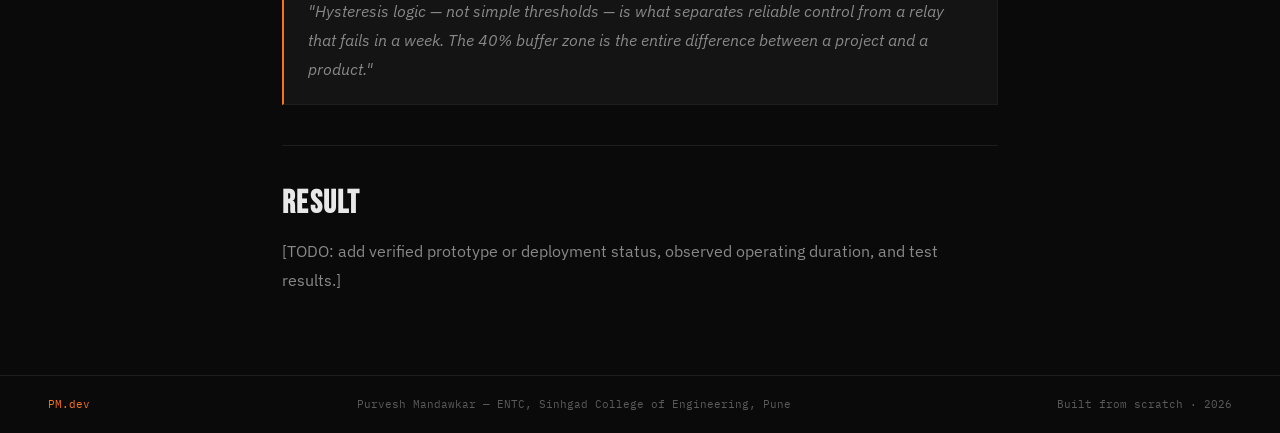
<file: project-soil-irrigation.html>
<!DOCTYPE html>
<html lang="en">
<head>
  <meta charset="UTF-8" />
  <meta name="viewport" content="width=device-width, initial-scale=1.0" />
  <title>Automated Soil Irrigation System — Purvesh Mandawkar</title>
  <meta name="description" content="Closed-loop soil irrigation with hysteresis control — Purvesh Mandawkar." />

  <link rel="preconnect" href="https://fonts.googleapis.com" />
  <link rel="preconnect" href="https://fonts.gstatic.com" crossorigin />
  <link href="https://fonts.googleapis.com/css2?family=IBM+Plex+Mono:wght@400;500;600&family=IBM+Plex+Sans:wght@400;500&family=Bebas+Neue&display=swap" rel="stylesheet" />
  <link rel="stylesheet" href="project-page.css" />
</head>
<body>
  <header>
    <nav>
      <a class="nav-logo" href="index.html#hero">PM<span>.dev</span></a>
      <div class="nav-links">
        <a href="index.html#hero">Home</a>
        <a href="index.html#freelance">Freelance</a>
        <a href="index.html#projects">Projects</a>
        <a href="index.html#contact">Contact</a>
      </div>
    </nav>
  </header>

  <main>
    <div class="page-wrap">
      <a class="back-link" href="index.html#projects">← Back to Projects</a>

      <div class="project-header">
        <p class="project-tag">Agricultural Automation · Embedded Control</p>
        <h1>Automated Soil Irrigation System</h1>
        <p class="project-summary">
          A closed-loop irrigation system that reads soil moisture in real time and controls a water pump through hysteresis logic — preventing both over-watering and the relay chatter that destroys simpler threshold-based designs.
        </p>
        <div class="tag-row">
          <span class="tag">Capacitive Sensing</span>
          <span class="tag">Hysteresis Control</span>
          <span class="tag">Relay Actuation</span>
          <span class="tag">Embedded Firmware</span>
          <span class="tag">Embedded C</span>
        </div>
      </div>

      <div class="divider"></div>

      <h2>The Problem with Simple Threshold Control</h2>
      <p>Most beginner irrigation projects use a single moisture threshold: pump ON below 50%, pump OFF above 50%. This causes rapid relay switching when moisture hovers near the threshold — the pump flickers ON and OFF continuously, burning out the relay and motor within weeks.</p>
      <p>The solution is hysteresis — two separate thresholds with a buffer zone between them.</p>

      <div class="hysteresis-visual">
        <h3>Hysteresis Logic — How it works</h3>
        <div class="h-bar">
          <span class="h-label">Pump ON</span>
          <div class="h-track"><div class="h-fill" style="width:30%"></div></div>
          <span class="h-value">≤ 30%</span>
        </div>
        <div class="h-bar">
          <span class="h-label">Buffer</span>
          <div class="h-track"><div class="h-fill h-fill-buffer" style="width:70%"></div></div>
          <span class="h-value">30–70%</span>
        </div>
        <div class="h-bar">
          <span class="h-label">Pump OFF</span>
          <div class="h-track"><div class="h-fill" style="width:100%"></div></div>
          <span class="h-value">≥ 70%</span>
        </div>
      </div>

      <p>The 40% buffer zone means the pump never switches ON and OFF rapidly. Once ON, it stays ON until moisture reaches 70%. Once OFF, it stays OFF until moisture drops to 30%. This protects both the relay and the motor.</p>

      <div class="divider"></div>

      <h2>Design</h2>
      <p>The existing article describes the hysteresis control concept but does not include a schematic or PCB image.</p>
      <p>[TODO: add the verified schematic or PCB image and show the sensor, controller, and pump-control connections.]</p>

      <div class="divider"></div>

      <h2>Components</h2>
      <table class="component-table">
        <thead><tr><th>Component</th><th>Role</th></tr></thead>
        <tbody>
          <tr><td>IoT Development Board</td><td>Main controller — reads ADC, runs hysteresis logic, drives relay</td></tr>
          <tr><td>Capacitive Soil Sensor</td><td>Measures moisture via capacitance change — corrosion-resistant unlike resistive sensors</td></tr>
          <tr><td>5V Relay Module</td><td>Electrically isolates the low-power control logic from the high-power pump</td></tr>
          <tr><td>DC Submersible Pump</td><td>Moves water from reservoir to soil when triggered</td></tr>
        </tbody>
      </table>

      <p><strong>Why capacitive over resistive sensors?</strong> Resistive sensors pass current through the soil — this causes electrolysis, which corrodes the sensor probes within weeks. Capacitive sensors measure dielectric change without direct current flow, so they last far longer in damp soil.</p>

      <div class="divider"></div>

      <h2>Source Code</h2>
      <p class="code-label">Irrigation Firmware — Calibrated ADC + Hysteresis Control</p>
      <div class="code-block">
        <pre>#define MOISTURE_PIN  34
#define RELAY_PIN     25

// Calibrated sensor range (measured in dry air and submerged)
const int DRY_VAL  = 3500;  // Raw ADC reading in dry air
const int WET_VAL  = 1500;  // Raw ADC reading fully submerged

// Hysteresis thresholds
const int MIN_THRES = 30;   // Pump ON  below this
const int MAX_THRES = 70;   // Pump OFF above this

void setup() {
  Serial.begin(115200);
  pinMode(RELAY_PIN, OUTPUT);
  digitalWrite(RELAY_PIN, HIGH);  // Start with pump OFF (active low)
}

void loop() {
  int raw = analogRead(MOISTURE_PIN);

  // Map raw ADC value to 0–100% using calibrated endpoints
  int moisture = map(raw, DRY_VAL, WET_VAL, 0, 100);
  moisture = constrain(moisture, 0, 100);  // Clamp to valid range

  // Hysteresis logic — prevents relay chatter
  if (moisture &lt;= MIN_THRES) {
    digitalWrite(RELAY_PIN, LOW);   // Pump ON — soil is dry
  } else if (moisture &gt;= MAX_THRES) {
    digitalWrite(RELAY_PIN, HIGH);  // Pump OFF — soil is wet enough
  }
  // Between 30–70%: do nothing — pump stays in its current state

  Serial.printf("Moisture: %d%%\n", moisture);
  delay(1000);
}</pre>
      </div>

      <div class="divider"></div>

      <h2>Engineering Details</h2>
      <table class="component-table">
        <thead><tr><th>Concept</th><th>Implementation</th></tr></thead>
        <tbody>
          <tr><td>Sensor Calibration</td><td>Every soil type has different conductivity. The map() function translates raw ADC voltage into a human-readable percentage using measured dry and wet endpoints</td></tr>
          <tr><td>Active-low Relay</td><td>Relay starts HIGH (OFF) on boot — safe default prevents pump from running on power-up</td></tr>
          <tr><td>Hysteresis Buffer</td><td>40% gap between ON and OFF thresholds eliminates rapid switching and extends relay and pump lifespan</td></tr>
          <tr><td>constrain()</td><td>Clamps the mapped value to 0–100% range — prevents out-of-range sensor readings from triggering incorrect behavior</td></tr>
        </tbody>
      </table>

      <div class="insight-card">
        <h3>Key Insight</h3>
        <p>"Hysteresis logic — not simple thresholds — is what separates reliable control from a relay that fails in a week. The 40% buffer zone is the entire difference between a project and a product."</p>
      </div>

      <div class="divider"></div>

      <h2>Result</h2>
      <p>[TODO: add verified prototype or deployment status, observed operating duration, and test results.]</p>
    </div>
  </main>

  <footer>
    <span>PM.dev</span>
    <span>Purvesh Mandawkar — ENTC, Sinhgad College of Engineering, Pune</span>
    <span style="color:var(--muted)">Built from scratch · 2026</span>
  </footer>
</body>
</html>
</file>
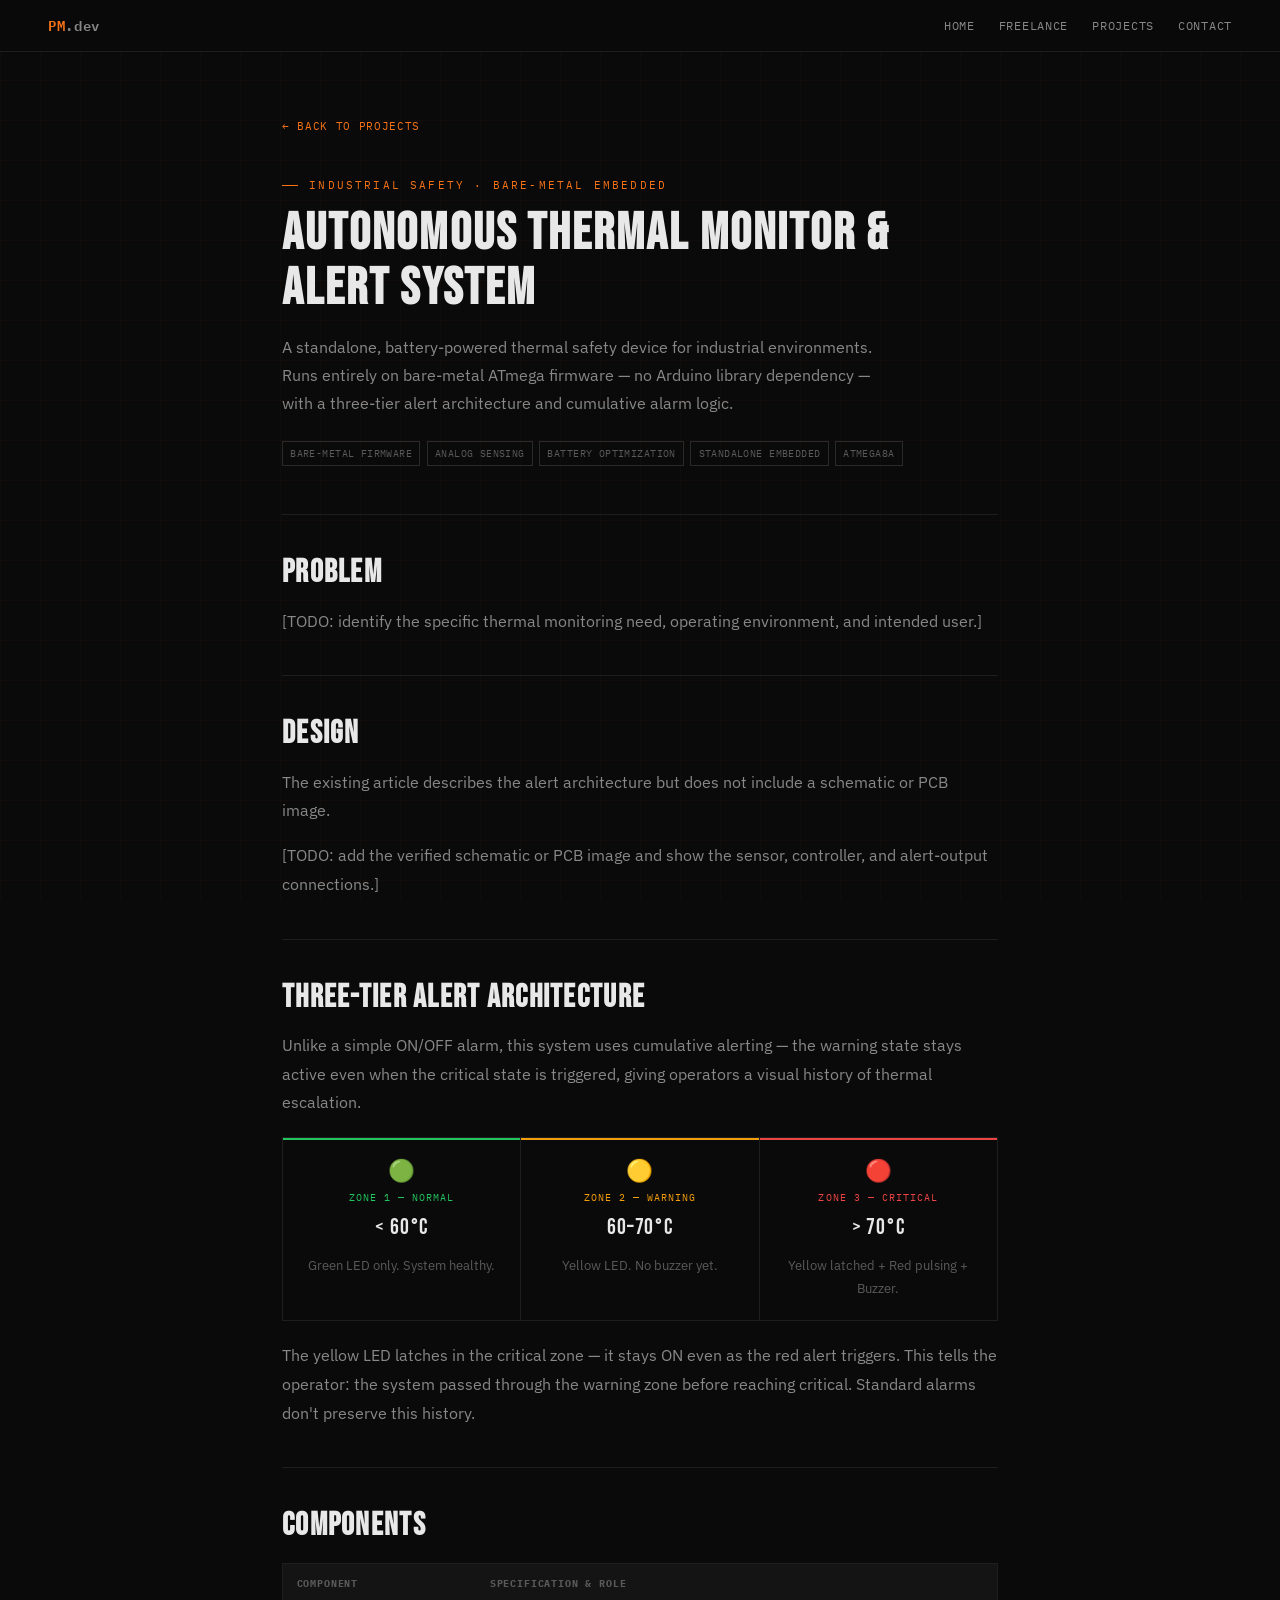
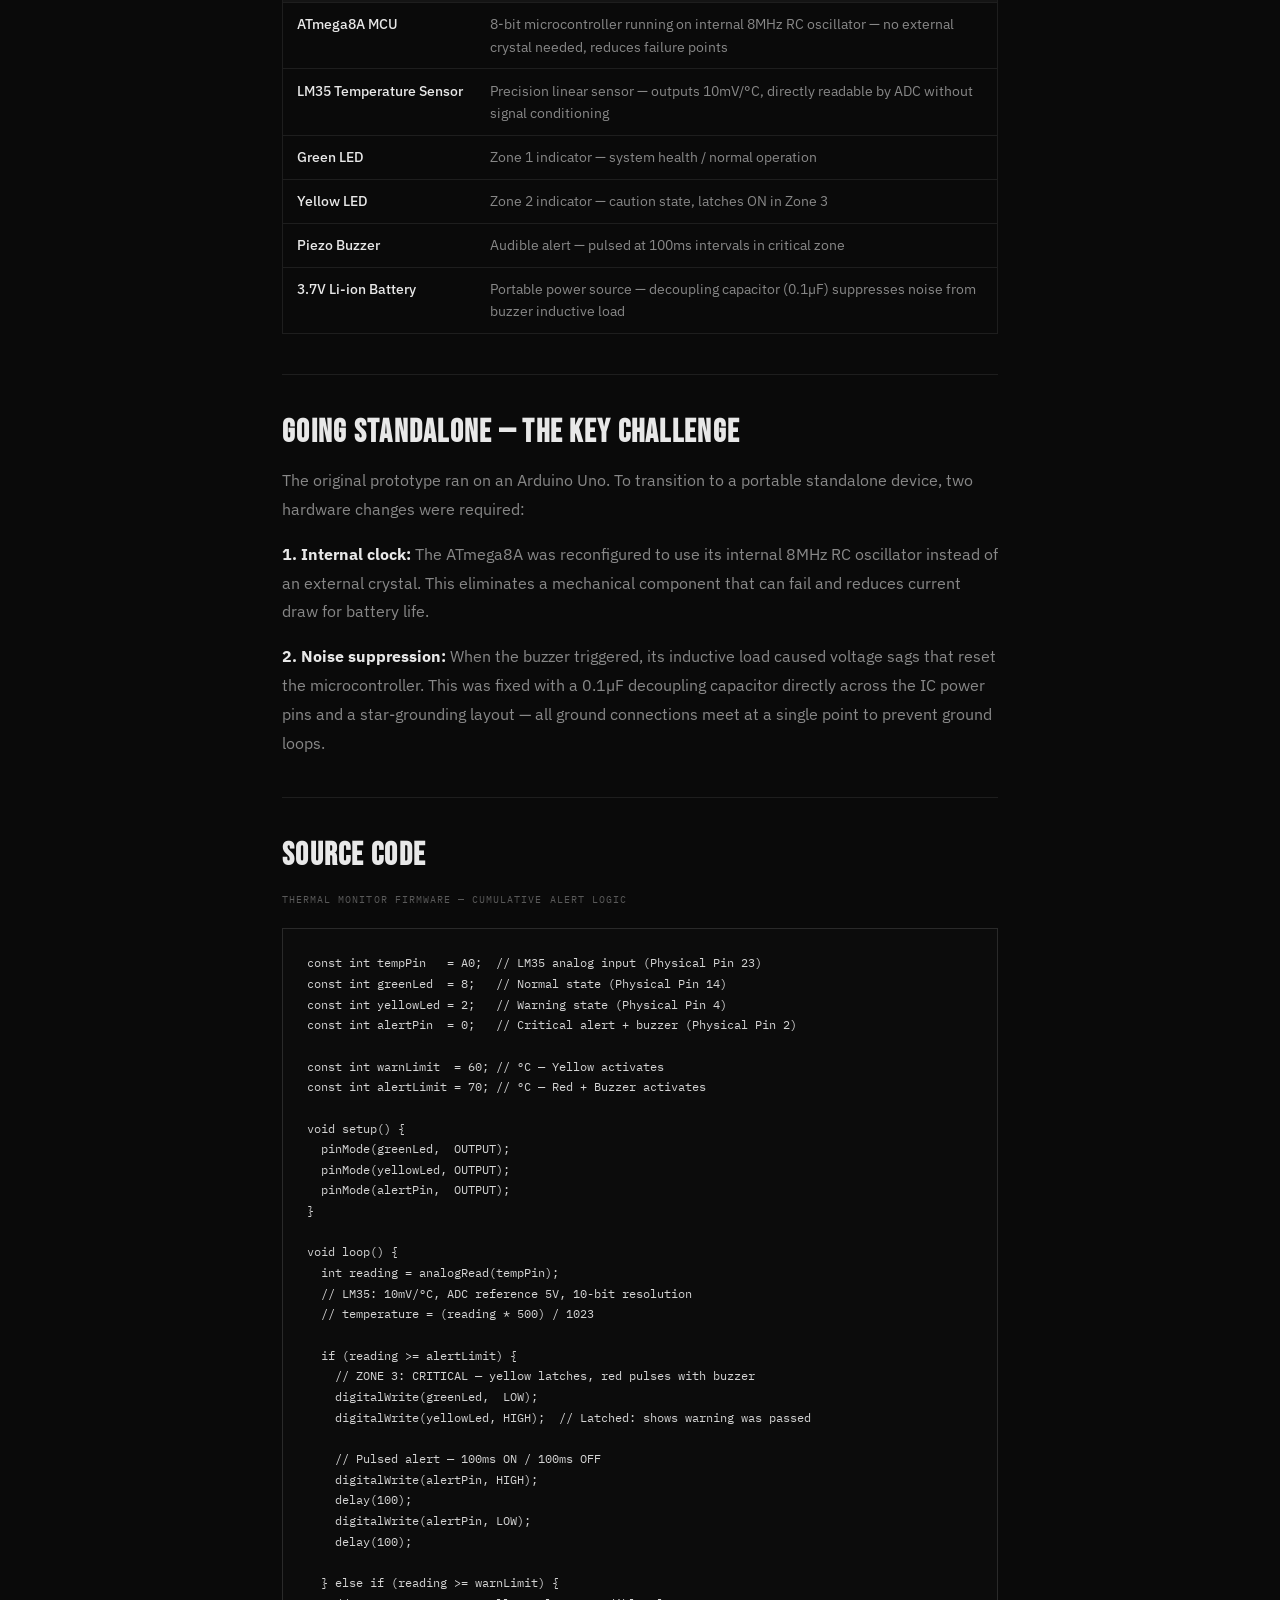
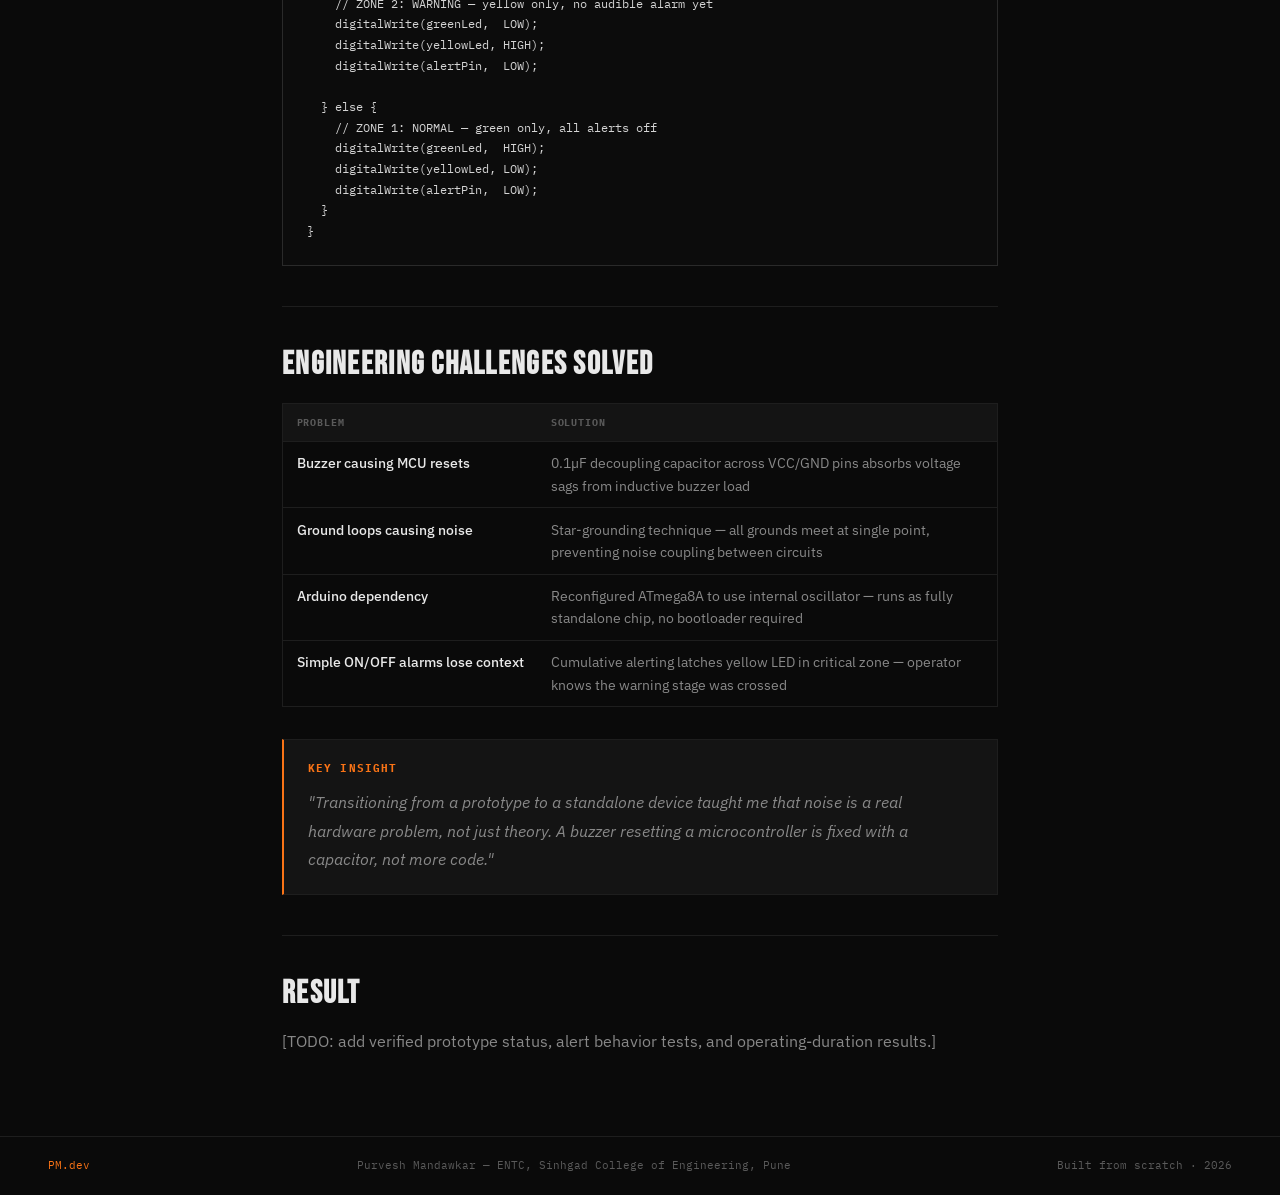
<file: project-thermal-monitor.html>
<!DOCTYPE html>
<html lang="en">
<head>
  <meta charset="UTF-8" />
  <meta name="viewport" content="width=device-width, initial-scale=1.0" />
  <title>Autonomous Thermal Monitor — Purvesh Mandawkar</title>
  <meta name="description" content="Battery-powered thermal safety monitor with bare-metal ATmega firmware — Purvesh Mandawkar." />

  <link rel="preconnect" href="https://fonts.googleapis.com" />
  <link rel="preconnect" href="https://fonts.gstatic.com" crossorigin />
  <link href="https://fonts.googleapis.com/css2?family=IBM+Plex+Mono:wght@400;500;600&family=IBM+Plex+Sans:wght@400;500&family=Bebas+Neue&display=swap" rel="stylesheet" />
  <link rel="stylesheet" href="project-page.css" />
</head>
<body>
  <header>
    <nav>
      <a class="nav-logo" href="index.html#hero">PM<span>.dev</span></a>
      <div class="nav-links">
        <a href="index.html#hero">Home</a>
        <a href="index.html#freelance">Freelance</a>
        <a href="index.html#projects">Projects</a>
        <a href="index.html#contact">Contact</a>
      </div>
    </nav>
  </header>

  <main>
    <div class="page-wrap">
      <a class="back-link" href="index.html#projects">← Back to Projects</a>

      <div class="project-header">
        <p class="project-tag">Industrial Safety · Bare-metal Embedded</p>
        <h1>Autonomous Thermal Monitor &amp; Alert System</h1>
        <p class="project-summary">
          A standalone, battery-powered thermal safety device for industrial environments. Runs entirely on bare-metal ATmega firmware — no Arduino library dependency — with a three-tier alert architecture and cumulative alarm logic.
        </p>
        <div class="tag-row">
          <span class="tag">Bare-metal Firmware</span>
          <span class="tag">Analog Sensing</span>
          <span class="tag">Battery Optimization</span>
          <span class="tag">Standalone Embedded</span>
          <span class="tag">ATmega8A</span>
        </div>
      </div>

      <div class="divider"></div>

      <h2>Problem</h2>
      <p>[TODO: identify the specific thermal monitoring need, operating environment, and intended user.]</p>

      <div class="divider"></div>

      <h2>Design</h2>
      <p>The existing article describes the alert architecture but does not include a schematic or PCB image.</p>
      <p>[TODO: add the verified schematic or PCB image and show the sensor, controller, and alert-output connections.]</p>

      <div class="divider"></div>

      <h2>Three-Tier Alert Architecture</h2>
      <p>Unlike a simple ON/OFF alarm, this system uses cumulative alerting — the warning state stays active even when the critical state is triggered, giving operators a visual history of thermal escalation.</p>

      <div class="alert-tiers">
        <div class="tier normal">
          <div class="tier-icon">🟢</div>
          <div class="tier-label">Zone 1 — Normal</div>
          <div class="tier-range">&lt; 60°C</div>
          <p style="font-size:0.8rem; margin-top:0.5rem; color: var(--muted);">Green LED only. System healthy.</p>
        </div>
        <div class="tier warning">
          <div class="tier-icon">🟡</div>
          <div class="tier-label">Zone 2 — Warning</div>
          <div class="tier-range">60–70°C</div>
          <p style="font-size:0.8rem; margin-top:0.5rem; color: var(--muted);">Yellow LED. No buzzer yet.</p>
        </div>
        <div class="tier critical">
          <div class="tier-icon">🔴</div>
          <div class="tier-label">Zone 3 — Critical</div>
          <div class="tier-range">&gt; 70°C</div>
          <p style="font-size:0.8rem; margin-top:0.5rem; color: var(--muted);">Yellow latched + Red pulsing + Buzzer.</p>
        </div>
      </div>

      <p>The yellow LED latches in the critical zone — it stays ON even as the red alert triggers. This tells the operator: the system passed through the warning zone before reaching critical. Standard alarms don't preserve this history.</p>

      <div class="divider"></div>

      <h2>Components</h2>
      <table class="component-table">
        <thead><tr><th>Component</th><th>Specification &amp; Role</th></tr></thead>
        <tbody>
          <tr><td>ATmega8A MCU</td><td>8-bit microcontroller running on internal 8MHz RC oscillator — no external crystal needed, reduces failure points</td></tr>
          <tr><td>LM35 Temperature Sensor</td><td>Precision linear sensor — outputs 10mV/°C, directly readable by ADC without signal conditioning</td></tr>
          <tr><td>Green LED</td><td>Zone 1 indicator — system health / normal operation</td></tr>
          <tr><td>Yellow LED</td><td>Zone 2 indicator — caution state, latches ON in Zone 3</td></tr>
          <tr><td>Piezo Buzzer</td><td>Audible alert — pulsed at 100ms intervals in critical zone</td></tr>
          <tr><td>3.7V Li-ion Battery</td><td>Portable power source — decoupling capacitor (0.1µF) suppresses noise from buzzer inductive load</td></tr>
        </tbody>
      </table>

      <div class="divider"></div>

      <h2>Going Standalone — The Key Challenge</h2>
      <p>The original prototype ran on an Arduino Uno. To transition to a portable standalone device, two hardware changes were required:</p>
      <p><strong>1. Internal clock:</strong> The ATmega8A was reconfigured to use its internal 8MHz RC oscillator instead of an external crystal. This eliminates a mechanical component that can fail and reduces current draw for battery life.</p>
      <p><strong>2. Noise suppression:</strong> When the buzzer triggered, its inductive load caused voltage sags that reset the microcontroller. This was fixed with a 0.1µF decoupling capacitor directly across the IC power pins and a star-grounding layout — all ground connections meet at a single point to prevent ground loops.</p>

      <div class="divider"></div>

      <h2>Source Code</h2>
      <p class="code-label">Thermal Monitor Firmware — Cumulative alert logic</p>
      <div class="code-block">
        <pre>const int tempPin   = A0;  // LM35 analog input (Physical Pin 23)
const int greenLed  = 8;   // Normal state (Physical Pin 14)
const int yellowLed = 2;   // Warning state (Physical Pin 4)
const int alertPin  = 0;   // Critical alert + buzzer (Physical Pin 2)

const int warnLimit  = 60; // °C — Yellow activates
const int alertLimit = 70; // °C — Red + Buzzer activates

void setup() {
  pinMode(greenLed,  OUTPUT);
  pinMode(yellowLed, OUTPUT);
  pinMode(alertPin,  OUTPUT);
}

void loop() {
  int reading = analogRead(tempPin);
  // LM35: 10mV/°C, ADC reference 5V, 10-bit resolution
  // temperature = (reading * 500) / 1023

  if (reading &gt;= alertLimit) {
    // ZONE 3: CRITICAL — yellow latches, red pulses with buzzer
    digitalWrite(greenLed,  LOW);
    digitalWrite(yellowLed, HIGH);  // Latched: shows warning was passed

    // Pulsed alert — 100ms ON / 100ms OFF
    digitalWrite(alertPin, HIGH);
    delay(100);
    digitalWrite(alertPin, LOW);
    delay(100);

  } else if (reading &gt;= warnLimit) {
    // ZONE 2: WARNING — yellow only, no audible alarm yet
    digitalWrite(greenLed,  LOW);
    digitalWrite(yellowLed, HIGH);
    digitalWrite(alertPin,  LOW);

  } else {
    // ZONE 1: NORMAL — green only, all alerts off
    digitalWrite(greenLed,  HIGH);
    digitalWrite(yellowLed, LOW);
    digitalWrite(alertPin,  LOW);
  }
}</pre>
      </div>

      <div class="divider"></div>

      <h2>Engineering Challenges Solved</h2>
      <table class="component-table">
        <thead><tr><th>Problem</th><th>Solution</th></tr></thead>
        <tbody>
          <tr><td>Buzzer causing MCU resets</td><td>0.1µF decoupling capacitor across VCC/GND pins absorbs voltage sags from inductive buzzer load</td></tr>
          <tr><td>Ground loops causing noise</td><td>Star-grounding technique — all grounds meet at single point, preventing noise coupling between circuits</td></tr>
          <tr><td>Arduino dependency</td><td>Reconfigured ATmega8A to use internal oscillator — runs as fully standalone chip, no bootloader required</td></tr>
          <tr><td>Simple ON/OFF alarms lose context</td><td>Cumulative alerting latches yellow LED in critical zone — operator knows the warning stage was crossed</td></tr>
        </tbody>
      </table>

      <div class="insight-card">
        <h3>Key Insight</h3>
        <p>"Transitioning from a prototype to a standalone device taught me that noise is a real hardware problem, not just theory. A buzzer resetting a microcontroller is fixed with a capacitor, not more code."</p>
      </div>

      <div class="divider"></div>

      <h2>Result</h2>
      <p>[TODO: add verified prototype status, alert behavior tests, and operating-duration results.]</p>
    </div>
  </main>

  <footer>
    <span>PM.dev</span>
    <span>Purvesh Mandawkar — ENTC, Sinhgad College of Engineering, Pune</span>
    <span style="color:var(--muted)">Built from scratch · 2026</span>
  </footer>
</body>
</html>
</file>
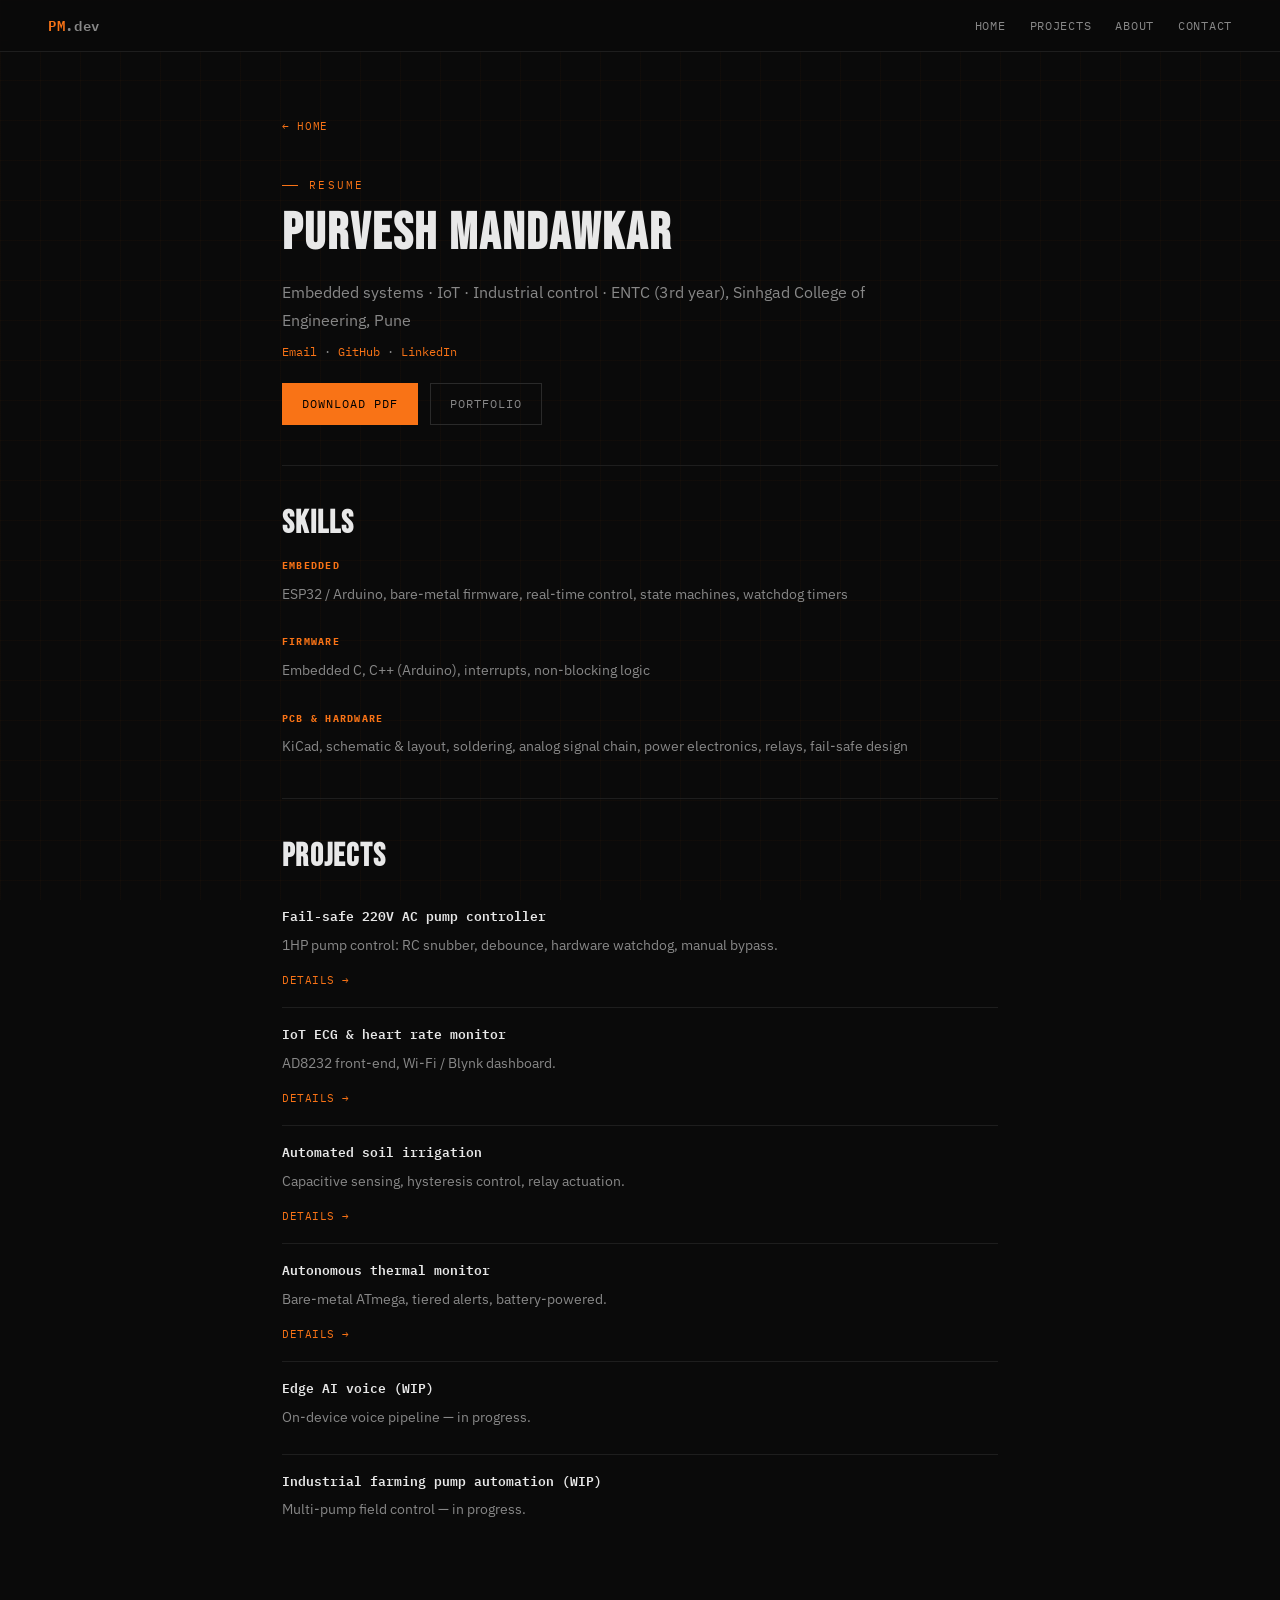
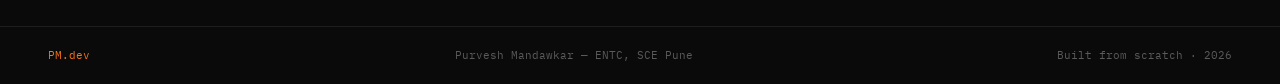
<file: resume.html>
<!DOCTYPE html>
<html lang="en">
<head>
  <meta charset="UTF-8" />
  <meta name="viewport" content="width=device-width, initial-scale=1.0" />
  <title>Resume — Purvesh Mandawkar</title>
  <meta name="description" content="Skills, projects, and PDF resume — Purvesh Mandawkar." />

  <link rel="preconnect" href="https://fonts.googleapis.com" />
  <link rel="preconnect" href="https://fonts.gstatic.com" crossorigin />
  <link href="https://fonts.googleapis.com/css2?family=IBM+Plex+Mono:wght@400;500;600&family=IBM+Plex+Sans:wght@400;500&family=Bebas+Neue&display=swap" rel="stylesheet" />
  <link rel="stylesheet" href="project-page.css" />
  <style>
    .resume-actions { display: flex; flex-wrap: wrap; gap: 0.75rem; margin: 1.25rem 0 2.5rem; }
    .resume-actions a {
      font-family: "IBM Plex Mono", monospace;
      font-size: 0.75rem;
      text-transform: uppercase;
      letter-spacing: 0.08em;
      text-decoration: none;
      padding: 0.65rem 1.2rem;
      border: 1px solid;
      display: inline-block;
      transition: background 0.2s, color 0.2s, border-color 0.2s;
    }
    .resume-actions a.primary {
      background: var(--accent);
      border-color: var(--accent);
      color: #000;
    }
    .resume-actions a.primary:hover { background: var(--accent2); border-color: var(--accent2); }
    .resume-actions a.ghost {
      background: transparent;
      border-color: var(--border2);
      color: var(--muted2);
    }
    .resume-actions a.ghost:hover { border-color: var(--accent); color: var(--accent); }
    .resume-meta {
      font-family: "IBM Plex Mono", monospace;
      font-size: 0.72rem;
      color: var(--muted2);
      margin-bottom: 0.5rem;
    }
    .resume-meta a { color: var(--accent); text-decoration: none; }
    .resume-meta a:hover { text-decoration: underline; }
    .skill-block { margin-bottom: 1.75rem; }
    .skill-block h3 {
      font-family: "IBM Plex Mono", monospace;
      font-size: 0.65rem;
      color: var(--accent);
      text-transform: uppercase;
      letter-spacing: 0.12em;
      margin-bottom: 0.5rem;
    }
    .skill-block p { margin: 0; font-size: 0.9rem; color: var(--muted2); line-height: 1.65; }
    .proj-row {
      border-bottom: 1px solid var(--border);
      padding: 1rem 0;
    }
    .proj-row:last-of-type { border-bottom: none; }
    .proj-name {
      font-family: "IBM Plex Mono", monospace;
      font-size: 0.82rem;
      font-weight: 600;
      color: var(--text);
      margin-bottom: 0.35rem;
    }
    .proj-row p { margin: 0 0 0.5rem; font-size: 0.86rem; }
    .proj-row a {
      font-family: "IBM Plex Mono", monospace;
      font-size: 0.68rem;
      color: var(--accent);
      text-decoration: none;
      text-transform: uppercase;
      letter-spacing: 0.05em;
    }
    .proj-row a:hover { text-decoration: underline; }
  </style>
</head>
<body>
  <header>
    <nav>
      <a class="nav-logo" href="index.html#hero">PM<span>.dev</span></a>
      <div class="nav-links">
        <a href="index.html#hero">Home</a>
        <a href="index.html#projects">Projects</a>
        <a href="index.html#about">About</a>
        <a href="index.html#contact">Contact</a>
      </div>
    </nav>
  </header>

  <main>
    <div class="page-wrap">
      <a class="back-link" href="index.html#hero">← Home</a>

      <p class="project-tag">Resume</p>
      <h1>Purvesh Mandawkar</h1>
      <p class="project-summary" style="margin-bottom:0.5rem">
        Embedded systems · IoT · Industrial control · ENTC (3rd year), Sinhgad College of Engineering, Pune
      </p>
      <p class="resume-meta">
        <a href="mailto:mandawkarpurvesh@gmail.com">Email</a>
        · <a href="https://github.com/purveshmandawkar" target="_blank" rel="noopener noreferrer">GitHub</a>
        · <a href="https://www.linkedin.com/in/purvesh-mandawkar-790a9a1aa/" target="_blank" rel="noopener noreferrer">LinkedIn</a>
      </p>

      <div class="resume-actions">
        <a class="primary" href="files/resume.pdf" target="_blank" rel="noopener noreferrer">Download PDF</a>
        <a class="ghost" href="index.html#projects">Portfolio</a>
      </div>

      <div class="divider"></div>

      <h2>Skills</h2>
      <div class="skill-block">
        <h3>Embedded</h3>
        <p>ESP32 / Arduino, bare-metal firmware, real-time control, state machines, watchdog timers</p>
      </div>
      <div class="skill-block">
        <h3>Firmware</h3>
        <p>Embedded C, C++ (Arduino), interrupts, non-blocking logic</p>
      </div>
      <div class="skill-block">
        <h3>PCB &amp; hardware</h3>
        <p>KiCad, schematic &amp; layout, soldering, analog signal chain, power electronics, relays, fail-safe design</p>
      </div>

      <div class="divider"></div>

      <h2>Projects</h2>
      <div class="proj-row">
        <div class="proj-name">Fail-safe 220V AC pump controller</div>
        <p>1HP pump control: RC snubber, debounce, hardware watchdog, manual bypass.</p>
        <a href="project-pump-controller.html">Details →</a>
      </div>
      <div class="proj-row">
        <div class="proj-name">IoT ECG &amp; heart rate monitor</div>
        <p>AD8232 front-end, Wi-Fi / Blynk dashboard.</p>
        <a href="project-ecg-monitor.html">Details →</a>
      </div>
      <div class="proj-row">
        <div class="proj-name">Automated soil irrigation</div>
        <p>Capacitive sensing, hysteresis control, relay actuation.</p>
        <a href="project-soil-irrigation.html">Details →</a>
      </div>
      <div class="proj-row">
        <div class="proj-name">Autonomous thermal monitor</div>
        <p>Bare-metal ATmega, tiered alerts, battery-powered.</p>
        <a href="project-thermal-monitor.html">Details →</a>
      </div>
      <div class="proj-row">
        <div class="proj-name">Edge AI voice (WIP)</div>
        <p>On-device voice pipeline — in progress.</p>
      </div>
      <div class="proj-row">
        <div class="proj-name">Industrial farming pump automation (WIP)</div>
        <p>Multi-pump field control — in progress.</p>
      </div>
    </div>
  </main>

  <footer>
    <span>PM.dev</span>
    <span>Purvesh Mandawkar — ENTC, SCE Pune</span>
    <span style="color:var(--muted)">Built from scratch · 2026</span>
  </footer>
</body>
</html>
</file>
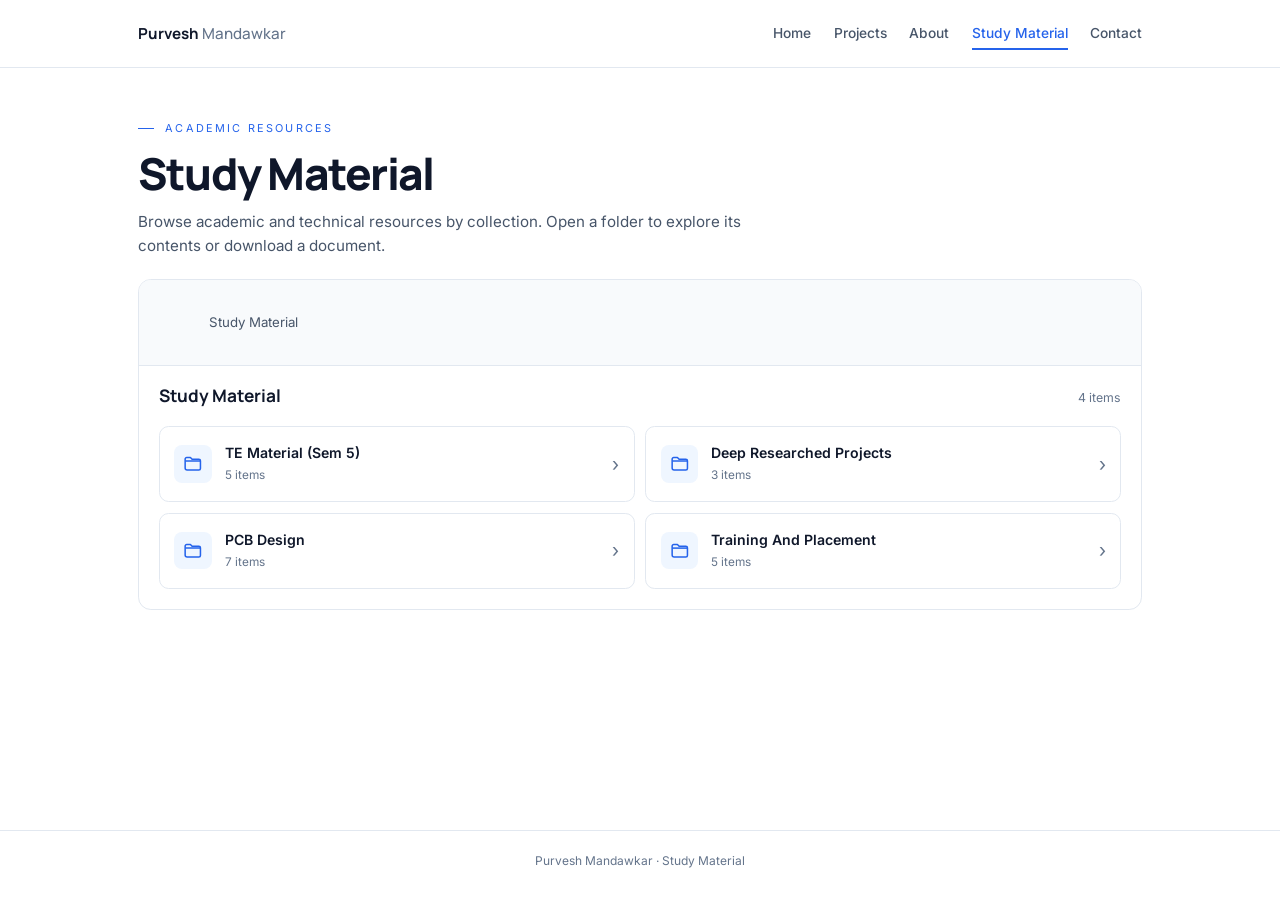
<file: study-material.html>
<!DOCTYPE html>
<html lang="en">
<head>
  <meta charset="UTF-8" />
  <meta name="viewport" content="width=device-width, initial-scale=1.0" />
  <title>Study Material | Purvesh Mandawkar</title>
  <meta name="description" content="Browse academic and technical resources, research projects, PCB design materials, and training resources." />
  <link rel="canonical" href="https://purvesh.dev/study-material.html" />
  <meta property="og:title" content="Study Material | Purvesh Mandawkar" />
  <meta property="og:description" content="Browse academic and technical resources, research projects, PCB design materials, and training resources." />
  <meta property="og:url" content="https://purvesh.dev/study-material.html" />
  <meta property="og:type" content="website" />
  <meta name="theme-color" content="#ffffff" />
  <link rel="icon" type="image/svg+xml" href="favicon.svg" />
  <link rel="preconnect" href="https://fonts.googleapis.com" />
  <link rel="preconnect" href="https://fonts.gstatic.com" crossorigin />
  <link href="https://fonts.googleapis.com/css2?family=Inter:wght@400;500;600;700&family=Manrope:wght@400;500;600;700;800&display=swap" rel="stylesheet" />
  <style>
    *, *::before, *::after { box-sizing: border-box; }

    :root {
      --bg: #ffffff;
      --bg2: #f8fafc;
      --border: #e2e8f0;
      --border2: #cbd5e1;
      --accent: #2563eb;
      --accent2: #1d4ed8;
      --text: #0f172a;
      --muted: #64748b;
      --muted2: #475569;
    }

    body {
      margin: 0;
      background: var(--bg);
      color: var(--text);
      font: 400 1rem/1.6 Inter, sans-serif;
    }

    a { color: inherit; }

    .skip-link {
      position: fixed;
      z-index: 2000;
      top: 0.75rem;
      left: 0.75rem;
      padding: 0.55rem 0.8rem;
      transform: translateY(-200%);
      background: var(--accent);
      color: #fff;
      font-weight: 600;
      text-decoration: none;
    }

    .skip-link:focus { transform: translateY(0); }

    header {
      position: fixed;
      z-index: 1000;
      top: 0;
      left: 0;
      width: 100%;
      border-bottom: 1px solid var(--border);
      background: rgba(255, 255, 255, 0.94);
      backdrop-filter: blur(14px);
      -webkit-backdrop-filter: blur(14px);
    }

    nav {
      display: flex;
      width: min(1100px, 100%);
      margin: 0 auto;
      padding: 1.05rem 3rem;
      align-items: center;
      justify-content: space-between;
      gap: 1.5rem;
    }

    .nav-logo {
      flex-shrink: 0;
      color: var(--text);
      font: 700 0.95rem Manrope, sans-serif;
      text-decoration: none;
    }

    .nav-logo span { color: var(--muted); font-weight: 500; }
    .nav-links { display: flex; min-width: 0; gap: 1.4rem; }

    .nav-links a {
      position: relative;
      padding: 0.35rem 0;
      color: var(--muted2);
      font-size: 0.86rem;
      font-weight: 500;
      text-decoration: none;
      white-space: nowrap;
    }

    .nav-links a:hover,
    .nav-links a[aria-current="page"] { color: var(--accent); }

    .nav-links a[aria-current="page"]::after {
      position: absolute;
      right: 0;
      bottom: 0;
      left: 0;
      height: 2px;
      background: var(--accent);
      content: "";
    }

    a:focus-visible {
      outline: 3px solid var(--accent);
      outline-offset: 4px;
    }

    main {
      width: min(1100px, 100%);
      min-height: calc(100vh - 70px);
      margin: 0 auto;
      padding: 7.5rem 3rem 4rem;
    }

    .eyebrow {
      display: flex;
      margin: 0 0 0.6rem;
      align-items: center;
      gap: 0.7rem;
      color: var(--accent);
      font-size: 0.68rem;
      letter-spacing: 0.2em;
      text-transform: uppercase;
    }

    .eyebrow::before {
      width: 16px;
      height: 1px;
      background: var(--accent);
      content: "";
    }

    h1, h2, p { margin-top: 0; }

    h1 {
      margin-bottom: 0.65rem;
      font: 800 clamp(2rem, 4vw, 2.75rem)/1.2 Manrope, sans-serif;
      letter-spacing: -0.04em;
    }

    .intro {
      max-width: 660px;
      margin-bottom: 1.25rem;
      color: var(--muted2);
      font-size: 0.95rem;
    }

    .file-explorer {
      overflow: hidden;
      border: 1px solid var(--border);
      border-radius: 0.8rem;
      background: var(--bg);
    }

    .explorer-toolbar {
      display: flex;
      min-height: 3.75rem;
      padding: 0.75rem 1rem;
      align-items: center;
      gap: 0.35rem;
      border-bottom: 1px solid var(--border);
      background: var(--bg2);
    }

    .breadcrumbs {
      display: flex;
      min-width: 0;
      flex-wrap: wrap;
      align-items: center;
      gap: 0.3rem;
      font-size: 0.83rem;
    }

    .breadcrumbs a {
      padding: 0.2rem 0.35rem;
      border-radius: 0.3rem;
      color: var(--muted2);
      text-decoration: none;
    }

    .breadcrumbs a:hover {
      background: #eaf1ff;
      color: var(--accent);
    }

    .breadcrumbs [aria-current="page"] {
      padding: 0.2rem 0.35rem;
      color: var(--text);
      font-weight: 600;
      overflow-wrap: anywhere;
    }

    .breadcrumb-separator { color: var(--muted); }

    .explorer-heading {
      display: flex;
      padding: 1.15rem 1.25rem 0.5rem;
      align-items: baseline;
      justify-content: space-between;
      gap: 1rem;
    }

    .explorer-heading h2 {
      margin: 0;
      font: 700 1.08rem/1.4 Manrope, sans-serif;
      overflow-wrap: anywhere;
    }

    .item-count {
      flex-shrink: 0;
      color: var(--muted);
      font-size: 0.77rem;
    }

    .entry-list {
      display: grid;
      grid-template-columns: repeat(2, minmax(0, 1fr));
      padding: 0.6rem 1.25rem 1.25rem;
      gap: 0.65rem;
    }

    .entry-card {
      display: flex;
      min-width: 0;
      min-height: 76px;
      padding: 0.8rem 0.9rem;
      align-items: center;
      gap: 0.8rem;
      border: 1px solid var(--border);
      border-radius: 0.6rem;
      background: #fff;
      transition: border-color 0.18s, background 0.18s, transform 0.18s;
    }

    .entry-card--folder {
      color: inherit;
      cursor: pointer;
      text-decoration: none;
    }

    .entry-card--folder:focus-visible {
      outline: 3px solid var(--accent);
      outline-offset: 3px;
    }

    .entry-card:hover {
      transform: translateY(-1px);
      border-color: #bfdbfe;
      background: #fbfdff;
    }

    .entry-icon {
      display: grid;
      width: 2.35rem;
      height: 2.35rem;
      flex: 0 0 2.35rem;
      border-radius: 0.5rem;
      background: #eff6ff;
      color: var(--accent);
      place-items: center;
    }

    .entry-icon svg { width: 1.35rem; height: 1.35rem; }
    .entry-icon--file { background: #fff1f2; color: #e11d48; }
    .entry-details { min-width: 0; flex: 1; }

    .entry-name {
      display: block;
      color: var(--text);
      font-size: 0.88rem;
      font-weight: 600;
      line-height: 1.4;
      overflow-wrap: anywhere;
      text-decoration: none;
    }

    .entry-name:hover { color: var(--accent); }

    .entry-meta {
      display: block;
      margin-top: 0.2rem;
      color: var(--muted);
      font-size: 0.74rem;
    }

    .folder-chevron {
      flex: 0 0 auto;
      color: var(--muted);
      font-size: 1.2rem;
      line-height: 1;
    }

    .entry-actions {
      display: flex;
      flex: 0 0 auto;
      flex-wrap: wrap;
      justify-content: flex-end;
      gap: 0.3rem 0.65rem;
    }

    .entry-action {
      color: var(--accent);
      font-size: 0.76rem;
      font-weight: 600;
      text-decoration: none;
      white-space: nowrap;
    }

    .entry-action:hover { color: var(--accent2); text-decoration: underline; }

    .empty-state {
      margin: 0.5rem 1.25rem 1.25rem;
      padding: 1rem;
      border: 1px solid var(--border);
      border-radius: 0.55rem;
      background: var(--bg2);
      color: var(--muted2);
      font-size: 0.88rem;
    }

    .error-state { border-color: #fecaca; background: #fff7f7; }

    footer {
      border-top: 1px solid var(--border);
      padding: 1.25rem 3rem;
      color: var(--muted);
      font-size: 0.75rem;
      text-align: center;
    }

    @media (max-width: 768px) {
      nav { padding: 0.8rem 1rem; }
      .nav-links { gap: 0.8rem; }
      .nav-links a { font-size: 0.72rem; }
      main { padding: 7rem 1.25rem 3rem; }
      footer { padding: 1rem; }
    }

    @media (max-width: 560px) {
      nav { flex-wrap: wrap; gap: 0.35rem 1rem; }
      .nav-links {
        flex: 1 1 100%;
        justify-content: space-between;
        gap: 0.45rem;
      }
      .nav-links a { font-size: 0.68rem; }
      main { padding-top: 6.5rem; }
      .entry-list { grid-template-columns: minmax(0, 1fr); padding: 0.5rem 0.75rem 0.75rem; }
      .explorer-heading { padding-right: 0.85rem; padding-left: 0.85rem; }
      .explorer-toolbar { padding-right: 0.65rem; padding-left: 0.65rem; }
      .entry-card { padding: 0.7rem; }
      .entry-actions { flex-direction: column; align-items: flex-end; }
      .empty-state { margin-right: 0.75rem; margin-left: 0.75rem; }
    }

    @media (prefers-reduced-motion: reduce) {
      *, *::before, *::after { transition-duration: 0.01ms !important; }
    }
  </style>
</head>
<body>
  <a class="skip-link" href="#main-content">Skip to content</a>
  <header>
    <nav aria-label="Main navigation">
      <a class="nav-logo" href="index.html">Purvesh <span>Mandawkar</span></a>
      <div class="nav-links">
        <a href="index.html">Home</a>
        <a href="index.html#projects">Projects</a>
        <a href="index.html#about">About</a>
        <a href="study-material.html" aria-current="page">Study Material</a>
        <a href="index.html#contact">Contact</a>
      </div>
    </nav>
  </header>

  <main id="main-content">
    <p class="eyebrow">Academic resources</p>
    <h1>Study Material</h1>
    <p class="intro">Browse academic and technical resources by collection. Open a folder to explore its contents or download a document.</p>

    <section class="file-explorer" aria-label="Study material file explorer" aria-live="polite">
      <div class="explorer-toolbar">
        <nav class="breadcrumbs" id="breadcrumbs" aria-label="Breadcrumb"></nav>
      </div>
      <div class="explorer-heading">
        <h2 id="folder-title">Study Material</h2>
        <span class="item-count" id="item-count"></span>
      </div>
      <div class="entry-list" id="entry-list"></div>
      <p class="empty-state" id="explorer-message" hidden></p>
    </section>
  </main>

  <footer>Purvesh Mandawkar · Study Material</footer>

  <script src="study-material-data.js"></script>
  <script>
    const root = window.studyMaterialTree;
    const entryList = document.getElementById("entry-list");
    const breadcrumbs = document.getElementById("breadcrumbs");
    const folderTitle = document.getElementById("folder-title");
    const itemCount = document.getElementById("item-count");
    const explorerMessage = document.getElementById("explorer-message");
    const folderIcon = '<svg viewBox="0 0 24 24" fill="none" aria-hidden="true"><path d="M3.5 6.75A1.75 1.75 0 0 1 5.25 5h4.1l1.9 2h7.5A1.75 1.75 0 0 1 20.5 8.75v8.5A1.75 1.75 0 0 1 18.75 19h-13A2.25 2.25 0 0 1 3.5 16.75v-10Z" stroke="currentColor" stroke-width="1.7" stroke-linejoin="round"/><path d="M3.75 9h16.5" stroke="currentColor" stroke-width="1.7"/></svg>';
    const fileIcon = '<svg viewBox="0 0 24 24" fill="none" aria-hidden="true"><path d="M6.5 3.75h7l4 4v12.5H6.5V3.75Z" stroke="currentColor" stroke-width="1.7" stroke-linejoin="round"/><path d="M13.25 4v4h4M8.8 12h6.4m-6.4 3h6.4" stroke="currentColor" stroke-width="1.7" stroke-linecap="round"/></svg>';
    function encodePath(path) {
      return path.split("/").map(encodeURIComponent).join("/");
    }

    function explorerUrl(path) {
      return path ? "study-material.html?path=" + encodeURIComponent(path) : "study-material.html";
    }

    function findFolder(node, path) {
      if (!path) return node;
      if (node.path === path && node.type === "folder") return node;
      for (const child of node.children || []) {
        const found = findFolder(child, path);
        if (found) return found;
      }
      return null;
    }

    function createBreadcrumbs(folder) {
      const ancestors = [];
      let current = folder;
      while (current && current.path) {
        ancestors.unshift(current);
        current = findParent(root, current.path);
      }

      const home = document.createElement("a");
      home.href = explorerUrl("");
      home.textContent = "Study Material";
      breadcrumbs.append(home);

      ancestors.forEach((ancestor, index) => {
        const separator = document.createElement("span");
        separator.className = "breadcrumb-separator";
        separator.setAttribute("aria-hidden", "true");
        separator.textContent = "›";
        breadcrumbs.append(separator);

        if (index === ancestors.length - 1) {
          const currentCrumb = document.createElement("span");
          currentCrumb.textContent = ancestor.name;
          currentCrumb.setAttribute("aria-current", "page");
          breadcrumbs.append(currentCrumb);
        } else {
          const link = document.createElement("a");
          link.href = explorerUrl(ancestor.path);
          link.textContent = ancestor.name;
          breadcrumbs.append(link);
        }
      });
    }

    function findParent(node, childPath) {
      for (const child of node.children || []) {
        if (child.path === childPath) return node;
        const parent = findParent(child, childPath);
        if (parent) return parent;
      }
      return null;
    }

    function displayFolder(folder) {
      folderTitle.textContent = folder.name;
      const entries = folder.children || [];
      const itemLabel = entries.length + (entries.length === 1 ? " item" : " items");
      itemCount.textContent = folder.comingSoon ? itemLabel + " · Coming soon" : itemLabel;
      createBreadcrumbs(folder);
      entryList.replaceChildren();
      explorerMessage.hidden = !folder.comingSoon;
      explorerMessage.classList.remove("error-state");
      explorerMessage.textContent = folder.comingSoon || "";

      for (const entry of entries) {
        const isFolder = entry.type === "folder";
        const card = document.createElement(isFolder ? "a" : "article");
        card.className = isFolder ? "entry-card entry-card--folder" : "entry-card";
        if (isFolder) card.href = explorerUrl(entry.path);

        const icon = document.createElement("span");
        icon.className = isFolder ? "entry-icon" : "entry-icon entry-icon--file";
        icon.innerHTML = isFolder ? folderIcon : fileIcon;

        const details = document.createElement("div");
        details.className = "entry-details";
        const name = document.createElement("span");
        name.className = "entry-name";
        name.textContent = entry.name;

        if (isFolder) {
          const meta = document.createElement("span");
          meta.className = "entry-meta";
          const childCount = (entry.children || []).length;
          const childLabel = childCount + (childCount === 1 ? " item" : " items");
          meta.textContent = entry.comingSoon ? childLabel + " · Coming soon" : childLabel;
          details.append(name, meta);

          const chevron = document.createElement("span");
          chevron.className = "folder-chevron";
          chevron.setAttribute("aria-hidden", "true");
          chevron.textContent = "›";
          card.append(icon, details, chevron);
        } else {
          const extension = entry.name.includes(".") ? entry.name.split(".").pop().toUpperCase() : "FILE";
          const meta = document.createElement("span");
          meta.className = "entry-meta";
          meta.textContent = extension + " file";
          details.append(name, meta);

          const actions = document.createElement("div");
          actions.className = "entry-actions";
          const fileUrl = encodePath(entry.path);
          const isPdf = extension === "PDF";
          const isImage = ["JPG", "JPEG", "PNG", "GIF", "SVG", "WEBP"].includes(extension);

          if (isPdf || isImage) {
            const openLink = document.createElement("a");
            openLink.className = "entry-action";
            openLink.href = fileUrl;
            openLink.target = "_blank";
            openLink.rel = "noopener noreferrer";
            openLink.textContent = isPdf ? "Open PDF" : "View";
            openLink.setAttribute("aria-label", (isPdf ? "Open " : "View ") + entry.name + " in a new tab");
            actions.append(openLink);
          }

          const downloadLink = document.createElement("a");
          downloadLink.className = "entry-action";
          downloadLink.href = fileUrl;
          downloadLink.download = entry.name;
          downloadLink.textContent = "Download";
          downloadLink.setAttribute("aria-label", "Download " + entry.name);
          actions.append(downloadLink);
          card.append(icon, details, actions);
        }

        entryList.append(card);
      }
    }

    if (!root || root.type !== "folder") {
      folderTitle.textContent = "Study Material unavailable";
      itemCount.textContent = "";
      explorerMessage.hidden = false;
      explorerMessage.classList.add("error-state");
      explorerMessage.textContent = "The material listing could not be loaded. Please try again later.";
    } else {
      const requestedPath = new URLSearchParams(window.location.search).get("path") || "";
      const folder = findFolder(root, requestedPath);

      if (folder) {
        displayFolder(folder);
      } else {
        folderTitle.textContent = "Folder not found";
        itemCount.textContent = "";
        explorerMessage.hidden = false;
        explorerMessage.classList.add("error-state");
        explorerMessage.textContent = "This folder is not part of the current Study Material collection.";
        createBreadcrumbs(root);
      }
    }
  </script>
</body>
</html>
</file>
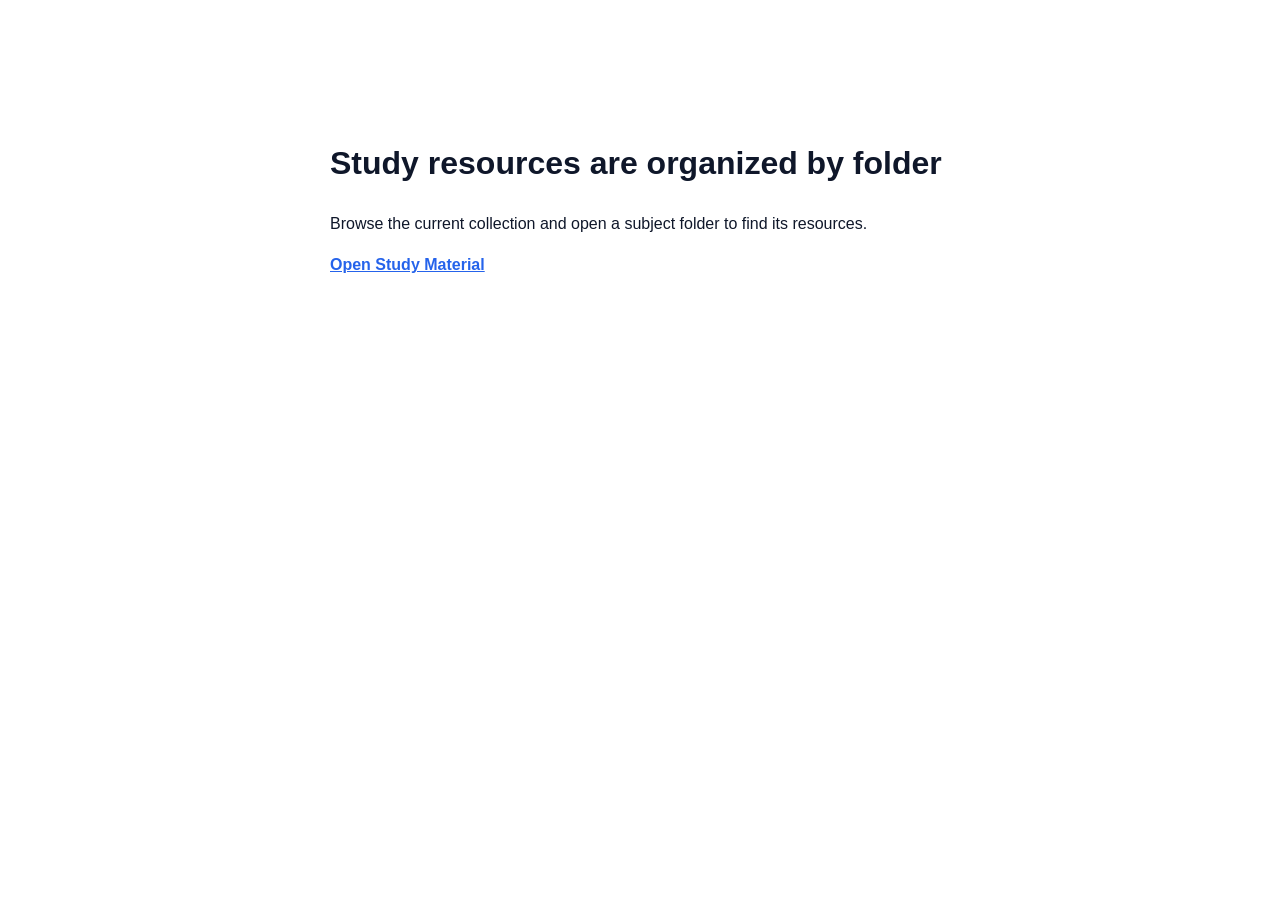
<file: study-resources.html>
<!DOCTYPE html>
<html lang="en">
<head>
  <meta charset="UTF-8" />
  <meta name="viewport" content="width=device-width, initial-scale=1.0" />
  <meta name="robots" content="noindex" />
  <title>Study Resources | Purvesh Mandawkar</title>
  <link rel="icon" type="image/svg+xml" href="favicon.svg" />
  <style>
    body { margin: 0; padding: 3rem 1.25rem; color: #0f172a; font: 1rem/1.6 Inter, sans-serif; }
    main { width: min(620px, 100%); margin: 10vh auto; }
    a { color: #2563eb; font-weight: 600; }
  </style>
</head>
<body>
  <main>
    <h1>Study resources are organized by folder</h1>
    <p>Browse the current collection and open a subject folder to find its resources.</p>
    <a id="library-link" href="study-material.html">Open Study Material</a>
  </main>
  <script src="study-material-data.js"></script>
  <script>
    const subjectCode = new URLSearchParams(window.location.search).get("subject");
    const collection = window.studyMaterialTree.children.find((folder) => folder.name === "TE Material (Sem 5)");
    const subject = collection && collection.children.find((folder) => folder.name === subjectCode);

    if (subject) {
      window.location.replace("study-material.html?path=" + encodeURIComponent(subject.path));
    }
  </script>
</body>
</html>
</file>
<file: project-page.css>
/* Project detail pages — matches index.html theme */

*, *::before, *::after { margin: 0; padding: 0; box-sizing: border-box; }

:root {
  --bg:       #0a0a0a;
  --bg2:      #0f0f0f;
  --surface:  #141414;
  --border:   #1e1e1e;
  --border2:  #2a2a2a;
  --accent:   #f97316;
  --accent2:  #ea580c;
  --text:     #e8e8e8;
  --muted:    #5a5a5a;
  --muted2:   #888888;
  --green:    #22c55e;
  --blue:     #3b82f6;
  --amber:    #f59e0b;
}

html { scroll-behavior: smooth; }

body {
  font-family: "IBM Plex Sans", sans-serif;
  background: var(--bg);
  color: var(--text);
  line-height: 1.6;
  overflow-x: hidden;
}

body::before {
  content: "";
  position: fixed;
  inset: 0;
  background-image:
    linear-gradient(rgba(249,115,22,0.03) 1px, transparent 1px),
    linear-gradient(90deg, rgba(249,115,22,0.03) 1px, transparent 1px);
  background-size: 40px 40px;
  pointer-events: none;
  z-index: 0;
}

/* Header above main so fixed nav receives clicks (equal z-index let main steal pointer events). */
header { position: relative; z-index: 1000; }
main, footer { position: relative; z-index: 1; }

/* ── NAV (matches index) ── */
nav {
  position: fixed;
  top: 0;
  left: 0;
  width: 100%;
  padding: 0.9rem 3rem;
  background: rgba(10,10,10,0.92);
  border-bottom: 1px solid var(--border);
  backdrop-filter: blur(12px);
  display: flex;
  align-items: center;
  justify-content: space-between;
  z-index: 1000;
}

.nav-logo {
  font-family: "IBM Plex Mono", monospace;
  font-weight: 600;
  font-size: 0.85rem;
  color: var(--accent);
  text-decoration: none;
  letter-spacing: 0.05em;
}

.nav-logo span { color: var(--muted2); }

.nav-links { display: flex; gap: 1.5rem; }

.nav-links a {
  font-family: "IBM Plex Mono", monospace;
  font-size: 0.75rem;
  color: var(--muted2);
  text-decoration: none;
  letter-spacing: 0.06em;
  text-transform: uppercase;
  transition: color 0.2s;
}

.nav-links a:hover { color: var(--accent); }

/* ── PAGE ── */
.page-wrap {
  width: min(780px, 100%);
  margin: 0 auto;
  padding: 7rem 2rem 5rem;
}

.back-link {
  display: inline-flex;
  align-items: center;
  gap: 0.35rem;
  font-family: "IBM Plex Mono", monospace;
  font-size: 0.7rem;
  color: var(--accent);
  text-decoration: none;
  text-transform: uppercase;
  letter-spacing: 0.06em;
  margin-bottom: 2.5rem;
  transition: gap 0.2s;
}

.back-link:hover { gap: 0.65rem; }

.project-header { margin-bottom: 3rem; }

.project-tag {
  font-family: "IBM Plex Mono", monospace;
  font-size: 0.68rem;
  color: var(--accent);
  text-transform: uppercase;
  letter-spacing: 0.2em;
  display: flex;
  align-items: center;
  gap: 0.7rem;
  margin-bottom: 0.75rem;
}

.project-tag::before {
  content: "";
  width: 16px;
  height: 1px;
  background: var(--accent);
}

h1 {
  font-family: "Bebas Neue", sans-serif;
  font-size: clamp(2.2rem, 5vw, 3.25rem);
  line-height: 1.05;
  letter-spacing: 0.04em;
  color: var(--text);
  margin-bottom: 1rem;
}

.project-summary {
  font-size: 1rem;
  color: var(--muted2);
  max-width: 620px;
  line-height: 1.75;
  margin-bottom: 1.5rem;
}

.tag-row {
  display: flex;
  flex-wrap: wrap;
  gap: 0.4rem;
}

.tag {
  font-family: "IBM Plex Mono", monospace;
  font-size: 0.65rem;
  color: var(--muted);
  border: 1px solid var(--border2);
  padding: 0.22rem 0.45rem;
  text-transform: uppercase;
  letter-spacing: 0.04em;
}

.divider {
  height: 1px;
  background: var(--border);
  margin: 2.5rem 0;
}

h2 {
  font-family: "Bebas Neue", sans-serif;
  font-size: clamp(1.5rem, 3vw, 2rem);
  letter-spacing: 0.04em;
  margin-bottom: 1rem;
  color: var(--text);
  line-height: 1.1;
}

p {
  color: var(--muted2);
  line-height: 1.8;
  margin-bottom: 1rem;
}

p:last-child { margin-bottom: 0; }

p strong, .project-summary strong { color: var(--text); }

/* Problem / solution callouts */
.problem-block {
  background: rgba(245, 158, 11, 0.06);
  border: 1px solid var(--border);
  border-left: 2px solid var(--amber);
  padding: 1.25rem 1.5rem;
  margin: 1.5rem 0;
}

.problem-block h3 {
  font-family: "IBM Plex Mono", monospace;
  font-size: 0.72rem;
  text-transform: uppercase;
  letter-spacing: 0.1em;
  color: var(--amber);
  margin-bottom: 0.6rem;
}

.problem-block p { color: var(--muted2); margin-bottom: 0.5rem; }

.solution-block {
  background: var(--surface);
  border: 1px solid var(--border);
  border-left: 2px solid var(--accent);
  padding: 1.25rem 1.5rem;
  margin: 1.5rem 0;
}

.solution-block h3 {
  font-family: "IBM Plex Mono", monospace;
  font-size: 0.72rem;
  text-transform: uppercase;
  letter-spacing: 0.1em;
  color: var(--accent);
  margin-bottom: 0.6rem;
}

.solution-block p { color: var(--muted2); margin-bottom: 0.5rem; }

/* Tables */
.component-table {
  width: 100%;
  border-collapse: collapse;
  margin: 1.25rem 0;
  font-size: 0.87rem;
  border: 1px solid var(--border);
}

.component-table th {
  font-family: "IBM Plex Mono", monospace;
  font-size: 0.65rem;
  text-transform: uppercase;
  letter-spacing: 0.08em;
  background: var(--surface);
  color: var(--muted);
  padding: 0.65rem 0.85rem;
  text-align: left;
  border-bottom: 1px solid var(--border);
}

.component-table td {
  padding: 0.65rem 0.85rem;
  border-top: 1px solid var(--border);
  color: var(--muted2);
  vertical-align: top;
  background: var(--bg);
}

.component-table td:first-child {
  color: var(--text);
  font-weight: 500;
  white-space: nowrap;
}

.component-table tbody tr:hover td { background: var(--surface); }

/* Code */
.code-block {
  background: #0c0c0c;
  border: 1px solid var(--border2);
  padding: 1.5rem;
  overflow-x: auto;
  margin: 1.25rem 0;
}

.code-block pre {
  font-family: "IBM Plex Mono", monospace;
  font-size: 0.76rem;
  color: #d4d4d4;
  line-height: 1.7;
  white-space: pre;
}

.code-label {
  font-family: "IBM Plex Mono", monospace;
  font-size: 0.65rem;
  color: var(--muted);
  text-transform: uppercase;
  letter-spacing: 0.1em;
  margin-bottom: 0.5rem;
}

code {
  font-family: "IBM Plex Mono", monospace;
  font-size: 0.85em;
  color: var(--accent);
}

/* Insight */
.insight-card {
  background: var(--surface);
  border: 1px solid var(--border);
  border-left: 2px solid var(--accent);
  padding: 1.25rem 1.5rem;
  margin-top: 2rem;
}

.insight-card h3 {
  font-family: "IBM Plex Mono", monospace;
  font-size: 0.7rem;
  text-transform: uppercase;
  letter-spacing: 0.1em;
  color: var(--accent);
  margin-bottom: 0.6rem;
}

.insight-card p {
  color: var(--muted2);
  font-style: italic;
  margin-bottom: 0;
}

/* Pipeline (ECG) */
.pipeline-step {
  display: flex;
  gap: 1rem;
  align-items: flex-start;
  padding: 1.25rem 0;
  border-bottom: 1px solid var(--border);
}

.pipeline-step:last-child { border-bottom: none; }

.step-num {
  font-family: "IBM Plex Mono", monospace;
  font-size: 0.65rem;
  color: var(--accent);
  border: 1px solid var(--border2);
  padding: 0.25rem 0.5rem;
  white-space: nowrap;
  flex-shrink: 0;
  margin-top: 0.15rem;
  letter-spacing: 0.04em;
}

.step-content h3 {
  font-family: "IBM Plex Mono", monospace;
  font-size: 0.82rem;
  font-weight: 600;
  color: var(--text);
  margin-bottom: 0.35rem;
}

.step-content p { font-size: 0.88rem; margin-bottom: 0; }

/* Hysteresis visual (soil) */
.hysteresis-visual {
  background: var(--surface);
  border: 1px solid var(--border);
  padding: 1.5rem;
  margin: 1.25rem 0;
}

.hysteresis-visual h3 {
  font-family: "IBM Plex Mono", monospace;
  font-size: 0.72rem;
  text-transform: uppercase;
  letter-spacing: 0.1em;
  color: var(--accent);
  margin-bottom: 1rem;
}

.h-bar {
  display: flex;
  align-items: center;
  gap: 1rem;
  margin-bottom: 0.75rem;
  font-family: "IBM Plex Mono", monospace;
  font-size: 0.76rem;
}

.h-label {
  width: 80px;
  color: var(--muted);
  text-align: right;
}

.h-track {
  flex: 1;
  height: 8px;
  background: var(--border);
  position: relative;
}

.h-fill { height: 100%; background: var(--accent); }

.h-fill.h-fill-buffer { background: rgba(249, 115, 22, 0.35); }

.h-value { width: 48px; color: var(--text); }

/* Thermal tiers */
.alert-tiers {
  display: grid;
  grid-template-columns: repeat(3, 1fr);
  gap: 1px;
  background: var(--border);
  border: 1px solid var(--border);
  margin: 1.25rem 0;
}

.tier {
  padding: 1.25rem;
  text-align: center;
  background: var(--bg);
  transition: background 0.2s;
}

.tier:hover { background: var(--surface); }

.tier-icon { font-size: 1.35rem; margin-bottom: 0.45rem; line-height: 1; }

.tier-label {
  font-family: "IBM Plex Mono", monospace;
  font-size: 0.65rem;
  text-transform: uppercase;
  letter-spacing: 0.1em;
  margin-bottom: 0.35rem;
}

.tier-range {
  font-family: "Bebas Neue", sans-serif;
  font-size: 1.35rem;
  letter-spacing: 0.04em;
  color: var(--text);
}

.tier p { font-size: 0.8rem; margin-top: 0.5rem; margin-bottom: 0; }

.tier.normal .tier-label { color: var(--green); }
.tier.normal { border-top: 2px solid var(--green); }

.tier.warning .tier-label { color: var(--amber); }
.tier.warning { border-top: 2px solid var(--amber); }

.tier.critical .tier-label { color: #ef4444; }
.tier.critical { border-top: 2px solid #ef4444; }

/* Footer (matches index) */
footer {
  border-top: 1px solid var(--border);
  padding: 1.25rem 3rem;
  font-family: "IBM Plex Mono", monospace;
  font-size: 0.68rem;
  color: var(--muted);
  display: flex;
  align-items: center;
  justify-content: space-between;
  flex-wrap: wrap;
  gap: 0.5rem;
}

footer span:first-child { color: var(--accent); }

@media (max-width: 768px) {
  nav { padding: 0.8rem 1rem; }

  .nav-links {
    gap: 0.9rem;
    overflow-x: auto;
    scrollbar-width: none;
  }

  .nav-links::-webkit-scrollbar { display: none; }
  .nav-links a { font-size: 0.68rem; white-space: nowrap; }

  .page-wrap { padding: 5.5rem 1.25rem 4rem; }

  .component-table { font-size: 0.8rem; }
  .component-table td:first-child { white-space: normal; }

  .alert-tiers { grid-template-columns: 1fr; }

  footer {
    flex-direction: column;
    text-align: center;
    padding: 1rem;
  }
}

@media (max-width: 560px) {
  nav {
    flex-wrap: wrap;
    justify-content: space-between;
    gap: 0.35rem 1rem;
  }

  .nav-links {
    flex: 1 1 100%;
    justify-content: space-between;
    gap: 0.6rem;
    overflow: visible;
  }

  .hysteresis-visual { padding: 1rem; }
  .h-bar { gap: 0.6rem; }
  .h-label { width: 68px; }
  .h-value { width: 42px; }
  .problem-block,
  .solution-block,
  .insight-card { padding: 1rem; }
  .code-block { padding: 1rem; }
  .pipeline-step { gap: 0.65rem; }
  .step-num { font-size: 0.58rem; }
  .component-table th,
  .component-table td {
    padding: 0.55rem 0.6rem;
    overflow-wrap: anywhere;
  }
}

/* White-and-blue editorial layout for the new portfolio project articles. */
.technical-article {
  --bg: #ffffff;
  --bg2: #f8fafc;
  --surface: #f1f5f9;
  --border: #e2e8f0;
  --border2: #cbd5e1;
  --accent: #2563eb;
  --accent2: #1d4ed8;
  --text: #0f172a;
  --muted: #64748b;
  --muted2: #475569;
  --green: #16a34a;
  background: var(--bg);
  color: var(--text);
  font-family: Inter, sans-serif;
}

.technical-article::before { display: none; }

.technical-article nav {
  background: rgba(255, 255, 255, 0.94);
  border-bottom-color: var(--border);
}

.technical-article .nav-logo {
  color: var(--text);
  font-family: Manrope, sans-serif;
  letter-spacing: 0;
}

.technical-article .nav-logo span { color: var(--muted); }

.technical-article .nav-links a {
  color: var(--muted2);
  font-family: Inter, sans-serif;
  letter-spacing: 0;
  text-transform: none;
}

.technical-article .nav-links a:hover { color: var(--accent); }

.technical-article .page-wrap {
  width: min(940px, 100%);
  padding-top: 6.5rem;
}

.technical-article .back-link {
  font-family: Inter, sans-serif;
  font-size: 0.85rem;
  font-weight: 600;
  letter-spacing: 0;
  text-transform: none;
}

.technical-article .project-header {
  max-width: 760px;
  margin-bottom: 2.5rem;
}

.technical-article .project-heading { min-width: 0; }

.technical-article .project-tag {
  font-family: "IBM Plex Mono", monospace;
  letter-spacing: 0.12em;
}

.technical-article h1,
.technical-article h2 {
  font-family: Manrope, sans-serif;
  letter-spacing: -0.035em;
}

.technical-article h1 {
  font-size: clamp(2rem, 4.5vw, 3.25rem);
  line-height: 1.12;
}

.technical-article .project-summary {
  font-size: 1rem;
  line-height: 1.75;
}

.technical-article .gallery-image {
  display: block;
  width: 100%;
  overflow: hidden;
  border: 1px solid var(--border);
  border-radius: 0.75rem;
  background: var(--bg2);
}

.technical-article .gallery-image img {
  display: block;
  width: 100%;
  height: 100%;
  object-fit: cover;
}

.technical-article .article-section {
  padding: 1.75rem 0;
  border-top: 1px solid var(--border);
}

.technical-article .article-section h2 {
  margin-bottom: 0.75rem;
  font-size: clamp(1.35rem, 2.8vw, 1.8rem);
  line-height: 1.25;
}

.technical-article .article-section h3 {
  margin-bottom: 0.45rem;
  color: var(--text);
  font-size: 0.95rem;
  line-height: 1.4;
}

.technical-article .article-section p {
  max-width: 68ch;
  margin: 0;
}

.technical-article .article-section p + p { margin-top: 0.8rem; }

.technical-article .article-section ul {
  max-width: 68ch;
  padding-left: 1.25rem;
  color: var(--muted2);
}

.technical-article .article-section li {
  margin-bottom: 0.35rem;
  line-height: 1.8;
}

.technical-article .detail-grid {
  display: grid;
  grid-template-columns: repeat(auto-fit, minmax(min(100%, 240px), 1fr));
  gap: 0.85rem;
  margin-top: 1.25rem;
}

.technical-article .detail-card {
  min-width: 0;
  padding: 1rem 1.1rem;
  border: 1px solid var(--border);
  border-radius: 0.65rem;
  background: var(--bg2);
}

.technical-article .detail-card p,
.technical-article .detail-card ul {
  color: var(--muted2);
  font-size: 0.9rem;
}

.technical-article .detail-card ul { margin: 0; }

.technical-article .article-note,
.technical-article .article-placeholder {
  margin-top: 1rem;
  padding: 0.9rem 1rem;
  border-left: 3px solid var(--accent);
  background: var(--bg2);
  color: var(--muted2);
  font-size: 0.88rem;
}

.technical-article .article-note > strong,
.technical-article .article-placeholder strong { color: var(--text); }

.technical-article .article-note ul { margin: 0.45rem 0 0; }

.technical-article .article-image-grid {
  display: grid;
  grid-template-columns: minmax(0, 1fr);
  gap: 0.85rem;
  margin-top: 1.25rem;
}

.technical-article .article-figure {
  min-width: 0;
  margin: 0;
  overflow: hidden;
  border: 1px solid var(--border);
  border-radius: 0.65rem;
  background: #ffffff;
}

.technical-article .article-image {
  display: block;
  width: auto;
  max-width: 100%;
  height: auto;
  max-height: 560px;
  margin: 0 auto;
  object-fit: contain;
  object-position: center;
  background: #ffffff;
}

.technical-article .article-figure figcaption {
  padding: 0.7rem 0.9rem;
  border-top: 1px solid var(--border);
  color: var(--muted);
  font-size: 0.8rem;
}

.technical-article .gallery-grid {
  display: grid;
  grid-template-columns: repeat(auto-fit, minmax(min(100%, 240px), 1fr));
  gap: 1rem;
  margin-top: 1.25rem;
}

.technical-article .gallery-item { min-width: 0; }

.technical-article .gallery-image { aspect-ratio: 4 / 3; }

.technical-article .gallery-item figcaption {
  margin-top: 0.55rem;
  color: var(--muted);
  font-size: 0.82rem;
}

.technical-article .code-block {
  max-width: 100%;
  border-color: var(--border2);
  border-radius: 0.65rem;
  background: #0f172a;
  box-shadow: 0 8px 24px rgba(15, 23, 42, 0.08);
}

.technical-article .code-block pre {
  min-width: max-content;
  color: #e2e8f0;
}

.technical-article .code-label { color: #94a3b8; }

.technical-article .article-section .code-block { overflow-x: auto; }

.technical-article footer {
  font-family: Inter, sans-serif;
  font-size: 0.8rem;
}

.technical-article footer span:first-child { color: var(--text); }

@media (max-width: 560px) {
  .technical-article .page-wrap { padding-top: 6.5rem; }
  .technical-article .article-section { padding: 1.35rem 0; }
  .technical-article .detail-card { padding: 0.9rem; }
  .technical-article .article-note,
  .technical-article .article-placeholder { padding: 0.8rem; }
  .technical-article .code-block { padding: 0.9rem; }
}
</file>
